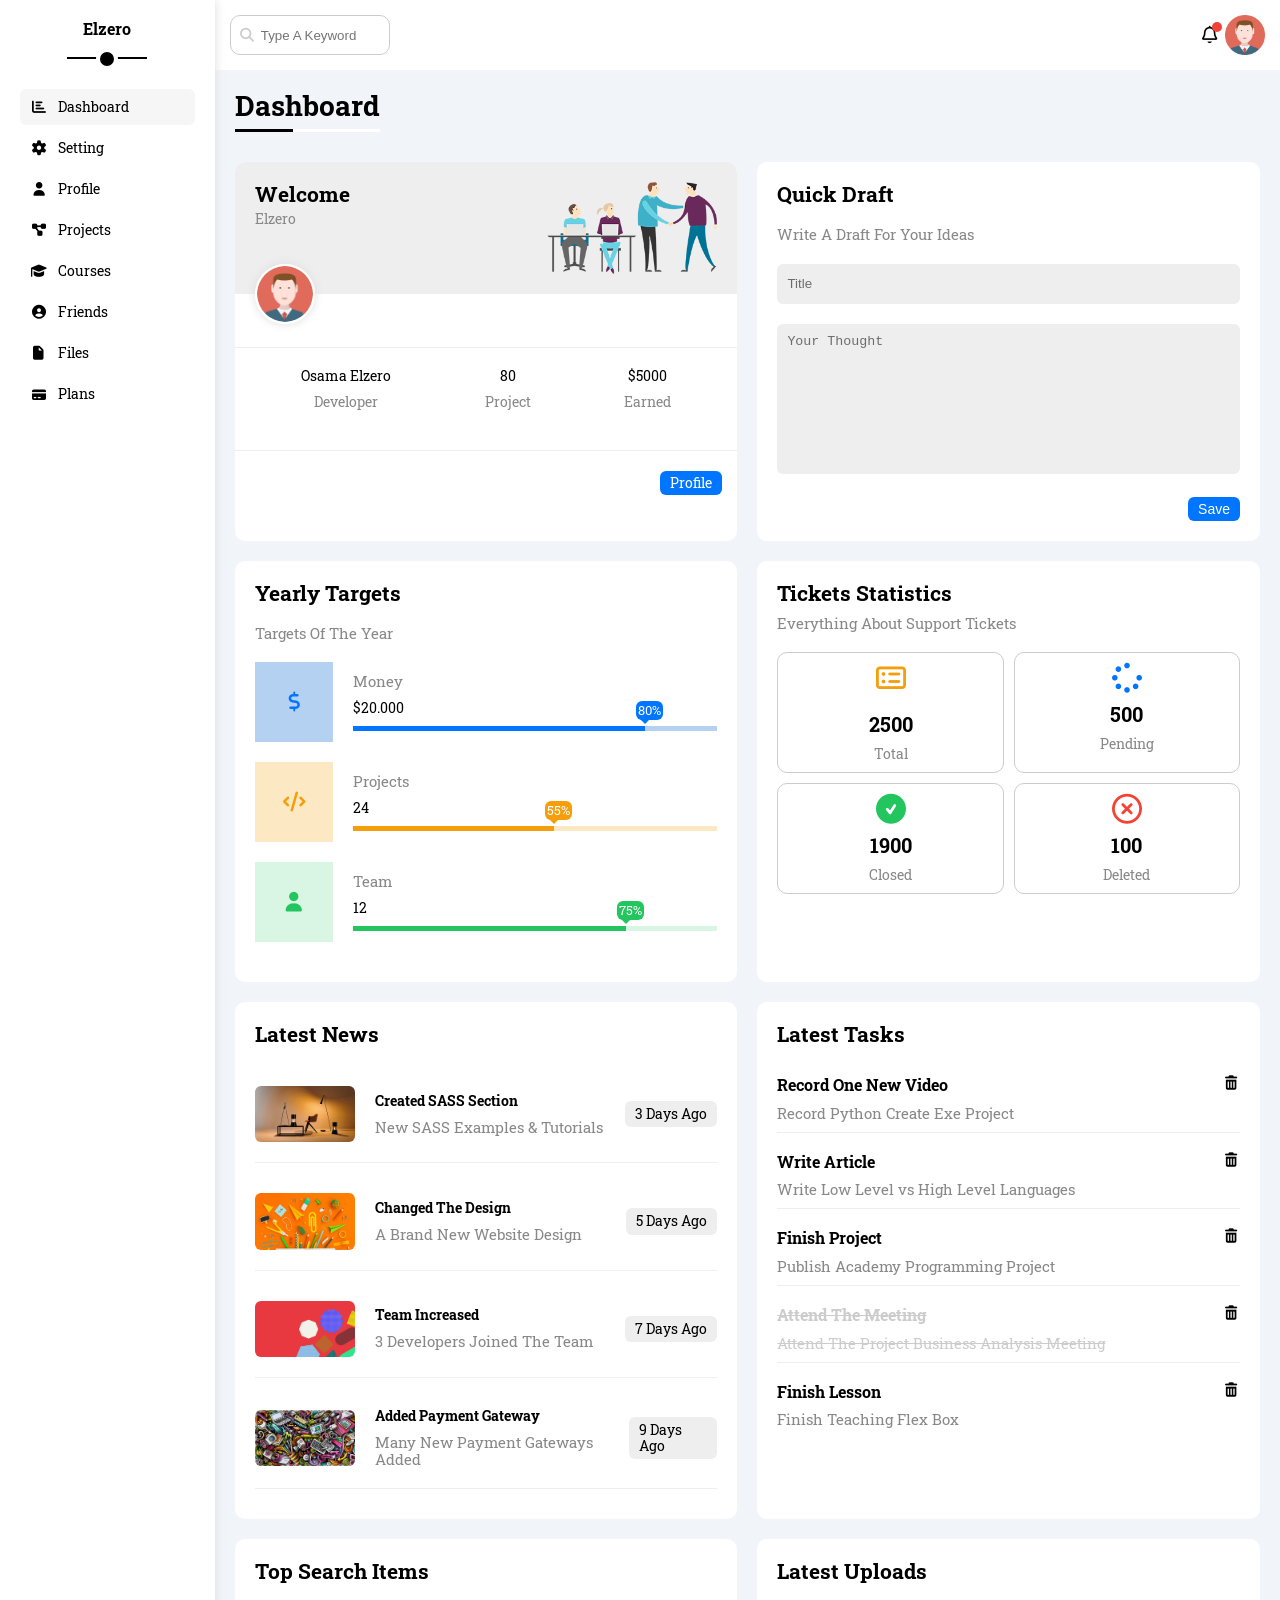
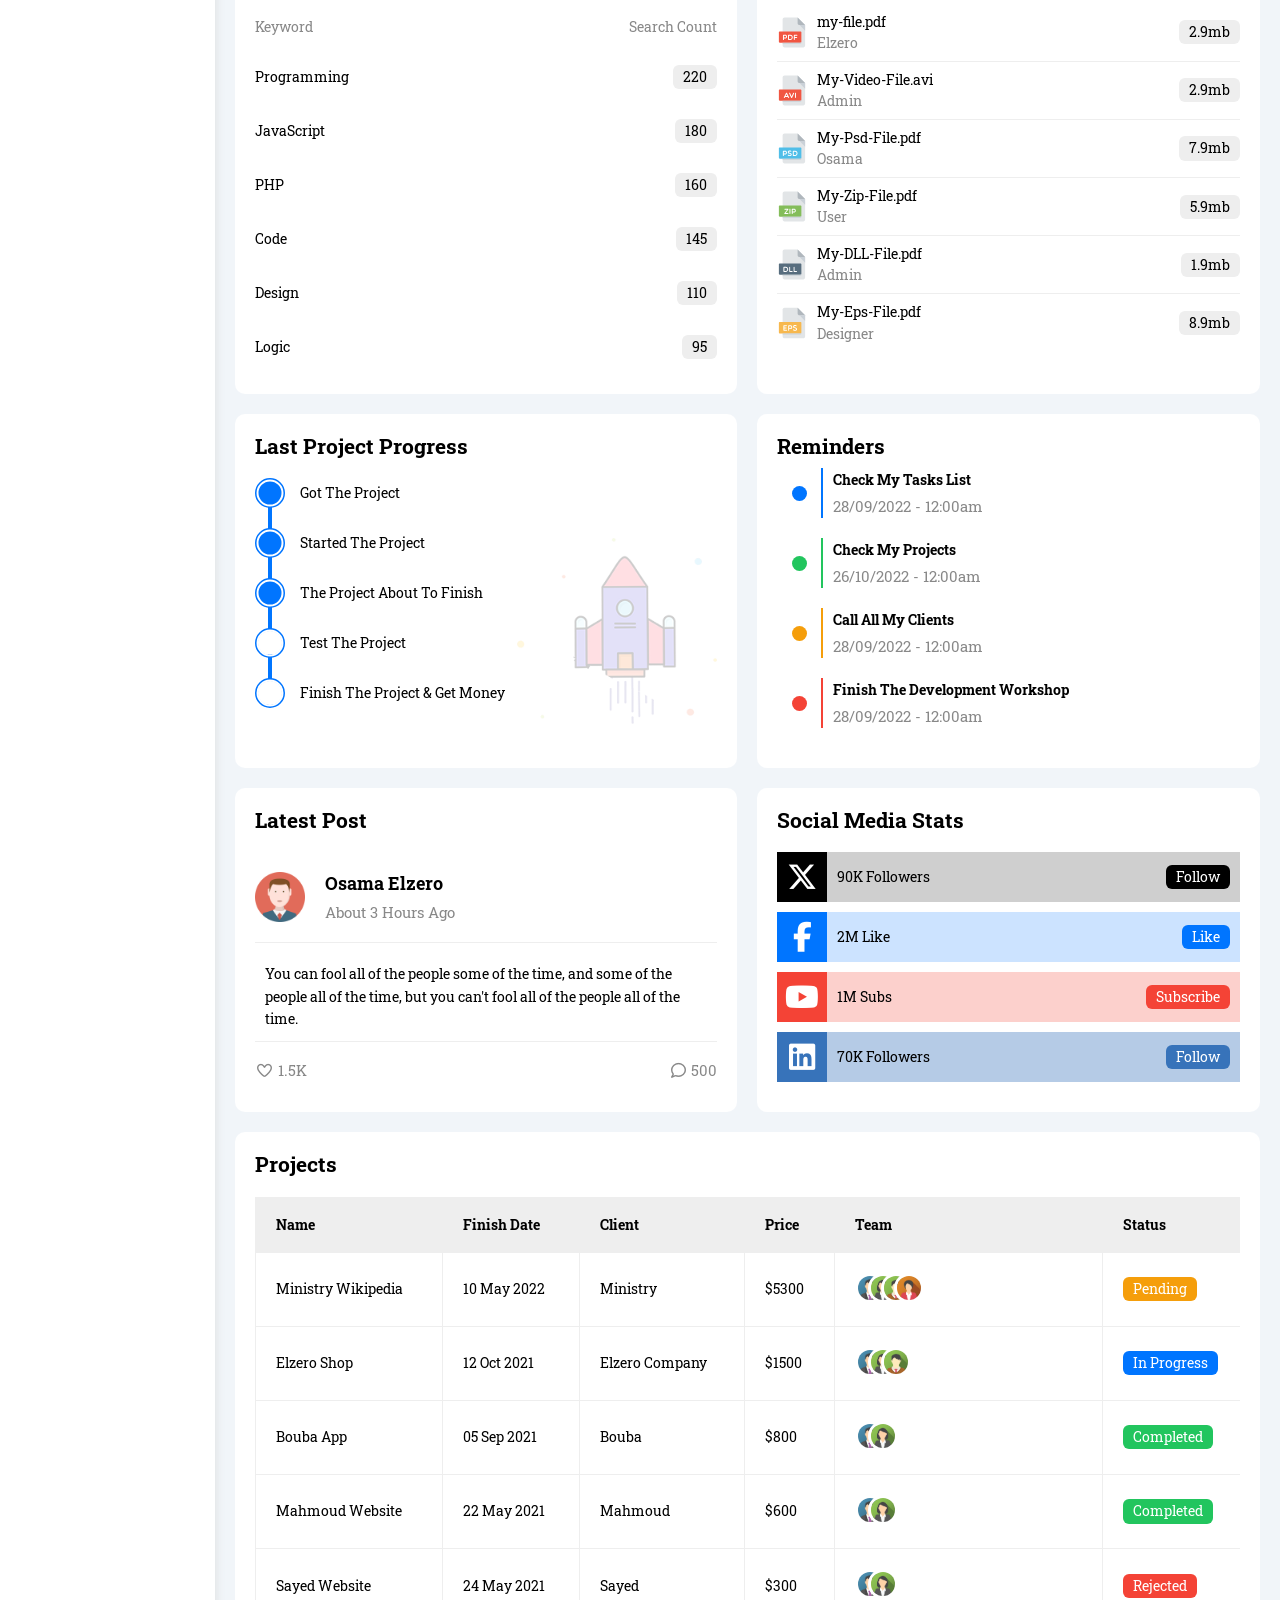
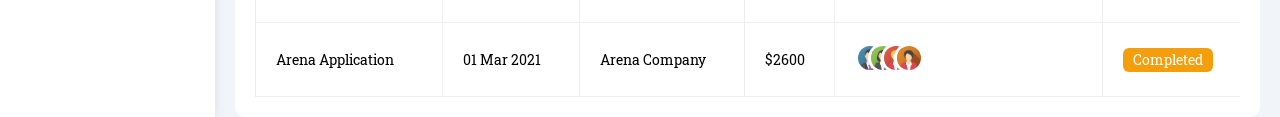
<file: index.html>
<!DOCTYPE html>
<html lang="en">
<head>
  <meta charset="UTF-8">
  <meta name="viewport" content="width=device-width, initial-scale=1.0">
  <link rel="stylesheet" href="Css/framework.css">
  <link rel="stylesheet" href="Css/dashboard.css">
  <!--normalize css -->
  <link rel="stylesheet" href="Css/normalize.css">
  <!-- font awesome -->
   <link rel="stylesheet" href="Css/all.min.css">
  <link rel="preconnect" href="https://fonts.googleapis.com">
<link rel="preconnect" href="https://fonts.gstatic.com" crossorigin>
<!-- google fonts -->
<link rel="preconnect" href="https://fonts.googleapis.com">
<link rel="preconnect" href="https://fonts.gstatic.com" crossorigin>
<link rel="preconnect" href="https://fonts.googleapis.com">
<link rel="preconnect" href="https://fonts.gstatic.com" crossorigin>
<link href="https://fonts.googleapis.com/css2?family=Fira+Code:wght@300..700&family=Roboto+Slab:wght@100..900&display=swap" rel="stylesheet">
  <title>Dashboard</title>
</head>
<body>
<div class="page d-flex">
  <aside class="p-20  bg-white  p-relative">
    <h3 class="p-relative txt-c mt-0">Elzero</h3>
    <ul>
      <li>
            <a href="index.html" class="active d-flex align-center fs-14 c-black rad-6 p-10  ">
              <i class="fa-solid fa-chart-bar fa-fw" ></i>
              <span class="hide-m">Dashboard</span>
            </a>
          </li>
          <li>
            <a href="setting.html" class="d-flex align-center fs-14 c-black rad-6 p-10   ">
              <i class="fa-solid fa-gear fa-fw"></i>
              <span class="hide-m">Setting</span>
            </a>
          </li>
          <li>
            <a href="profile.html" class="  d-flex align-center fs-14 c-black rad-6 p-10   ">
              <i class="fa-solid fa-user fa-fw"></i>
              <span class="hide-m">Profile</span>
            </a>
          </li>
          <li>
            <a href="Projects.html" class="  d-flex align-center fs-14 c-black rad-6  p-10">
              <i class="fa-solid fa-diagram-project fa-fw"></i>
              <span class="hide-m">Projects</span>
            </a>
          </li>
          <li>
            <a href="Courses.html" class="  d-flex align-center fs-14 c-black rad-6 p-10">
              <i class="fa-solid fa-graduation-cap fa-fw"></i>
              <span class="hide-m">Courses</span>
            </a>
          </li>
          <li>
            <a href="Friends.html" class="  d-flex align-center fs-14 c-black rad-6 p-10">
              <i class="fa-solid fa-circle-user fa-fw"></i>
              <span class="hide-m">Friends</span>
            </a>
          </li>
          <li>
            <a href="Files.html" class="  d-flex align-center fs-14 c-black rad-6 p-10">
              <i class="fa-solid fa-file fa-fw"></i>
              <span class="hide-m">Files</span>
            </a>
          </li>
          <li>
            <a href="Plans.html" class=" d-flex align-center fs-14 c-black rad-6 p-10">
              <i class="fa-solid fa-credit-card fa-fw"></i>
              <span class="hide-m">Plans</span>
            </a>
          </li>
    </ul>
  </aside>
  <div class="content w-full">
    <!-- start header -->
    <header class="bg-white p-15 between-flex" >
      <div class="search p-relative" >
         <input class="none-ol p-10 rad-10" type="search" name="search" placeholder="Type A Keyword">
      </div>
      <div class="icons d-flex align-center">
        <span class="notification p-relative">
          <i class="fa-regular fa-bell fa-lg"></i>
        </span>
        <img src="images/avatar.png" alt="">
      </div>

    </header>
    <!-- end header -->
     <h1 class="p-relative">Dashboard</h1>
     <div class="wrapper d-grid gap-20">
      <!-- Start Welcome -->
      <div class="welcome rad-10 block-mobile txt-c-mobile bg-white">
        <div class="intro p-20 d-flex space-between bg-eee">
          <div>
            <h2 class="mt-0">Welcome</h2>
            <p class="c-grey mt-5">Elzero</p>
          </div>
          <img src="images/welcome.png" alt="welcome" class="hide-m">
        </div>
        <img src="images/avatar.png" alt="avatar" class="avatar">
        <div class="body d-flex txt-c p-20 mt-20 mb-20 block-mobile space-around">
          <div>Osama Elzero <span class="d-block c-grey mt-10 fs-14" >Developer</span></div>
          <div>80 <span class="d-block c-grey mt-10 fs-14">Project</span></div>
          <div>$5000 <span class="d-block c-grey mt-10 fs-14">Earned</span></div>
        </div>
        <a href="#" class="visit d-block bg-blue fs-14 c-white w-fit btn-shape">Profile</a>
      </div>
      <!-- End Welcome -->
       <!-- Start Quick Draft -->
        <div class="Quick-Draft rad-10  bg-white p-20">
          <h2 class="mt-0 mb-20">Quick Draft</h2>
          <p class="c-grey mb-20 mt-0 fs-15 ">Write A Draft For Your Ideas</p>
          <form action="">
            <input class=" d-block mb-20 w-full p-10 b-none bg-eee rad-6 none-ol" type="text" placeholder="Title">
            <textarea class="bg-eee rad-6 w-full p-10 b-none none-ol" name="" id="" placeholder="Your Thought"></textarea>
            <input class="save d-block w-fit bg-blue c-white fs-14 b-none btn-shape" type="submit" value="Save">
          </form>
        </div>
       <!-- End Quick Draft -->
        <!-- start Yearly Targets -->
         <div class="Yearly-Targets bg-white p-20 rad-10">
          <h2 class="mt-0">Yearly Targets</h2>
          <p class="mt-20 c-grey fs-15 mb-20">Targets Of The Year</p>
            <div class="box w-full d-flex align-center">
              <div class="icon">
                <i class="fa-solid fa-dollar-sign"></i>
              </div>
              <div class="info w-full">
                <p class="c-grey fs-15 mb-10">Money</p>
                <span class="mb-10 d-block">$20.000</span>
                <div class="o-line">
                  <div class="line p-relative " style="width: 80%; height: 100%;"></div>
                </div>
              </div>
            </div>
            <div class="box w-full d-flex align-center">
              <div class="icon">
                <i class="fa-solid fa-code"></i>
              </div>
            <div class="info w-full">
              <p class="c-grey fs-15 mb-10">Projects</p>
              <span class="mb-10 d-block">24</span>
              <div class="o-line w-full ">
                <div class="line p-relative" style="width: 55%; height: 100%;"></div>
              </div>
            </div>
            </div>
            <div class="box w-full d-flex align-center">
              <div class="icon">
                <i class="fa-solid fa-user"></i>
              </div>
            <div class="info w-full">
              <p class="c-grey fs-15 mb-10">Team</p>
              <span class="mb-10 d-block">12</span>
              <div class="o-line">
                <div class="line p-relative" style="width: 75%; height: 100%;"></div>
              </div>
            </div>
            </div>
          </div>
          <!-- End Yearly Targets -->
<!-- start Tickets Statistics -->
         <div class="Tickets-Statistics bg-white p-20 rad-10">
          <h2 class="mb-10">Tickets Statistics</h2>
          <p class="c-grey fs-15 mb-20">Everything About Support Tickets</p>
          <div class="box d-grid">
            <div class="info p-10 rad-10 ">
              <i class="fa-regular fa-rectangle-list mb-20 fs-30"></i>
              <p class="mb-10">2500</p>
              <span class="c-grey">Total</span>
            </div>
            <div class="info p-10 rad-10 ">
              <i class="fa-solid fa-spinner mb-10 fs-30"></i>
              <p class="mb-10">500</p>
              <span class="c-grey">Pending</span>
            </div>
            <div class="info p-10 rad-10 ">
              <i class="fa-solid fa-circle-check mb-10 fs-30"></i>
              <p class="mb-10">1900</p>
              <span class="c-grey">Closed</span>
            </div>
            <div class="info p-10 rad-10 ">
              <i class="fa-regular fa-circle-xmark mb-10 fs-30"></i>
              <p class="mb-10">100</p>
              <span class="c-grey">Deleted</span>
            </div>
          </div>
         </div>
        <!-- end Tickets Statistics -->
         <!-- start Latest News -->
          <div class="Latest-News rad-10 p-20 bg-white">
            <h2 class="mb-20">Latest News</h2>
            <div class="box d-flex mb-10 w-full">
              <img class="rad-6 " src="images/news-01.png" alt="Latest News">
              <p class="title">Created SASS Section
                <span class="c-grey fs-15">New SASS Examples & Tutorials</span>
              </p>
              <span class="rad-6">3 Days Ago</span>
            </div>
            <div class="box d-flex mb-10 w-full">
              <img class="rad-6 "src="images/news-02.png" alt="Latest News">
              <p class="title">Changed The Design
                <span class="c-grey fs-15">A Brand New Website Design</span>
              </p>
              <span class="rad-6">5 Days Ago</span>
            </div>
            <div class="box d-flex mb-10 w-full">
              <img class="rad-6 "src="images/news-03.png" alt="Latest News">
              <p class="title">Team Increased
                <span class="c-grey fs-15">3 Developers Joined The Team</span>
              </p>
              <span class="rad-6">7 Days Ago</span>
            </div>
            <div class="box d-flex mb-10 w-full">
              <img class="rad-6 "src="images/news-04.png" alt="Latest News">
              <p class="title">Added Payment Gateway
                <span class="c-grey fs-15">Many New Payment Gateways Added</span>
              </p>
              <span class="rad-6">9 Days Ago</span>
            </div>
          </div>
         <!-- end Latest News -->
          <!-- start Latest Tasks -->
           <div class="Latest-Tasks bg-white rad-10 p-20">
            <h2 class="mb-20">Latest Tasks</h2>
            <div class="box d-flex mb-10"">
              <div>
              <p class="mb-10">Record One New Video</p>
              <span class="c-grey fs-15">Record Python Create Exe Project</span>
            </div>
            <i class="fa-solid fa-trash-can"></i>
            </div>
            <div class="box d-flex mb-10">
              <div>
              <p class="mb-10">Write Article</p>
              <span class="c-grey fs-15">Write Low Level vs High Level Languages</span>
            </div>
            <i class="fa-solid fa-trash-can"></i>
            </div>
            <div class="box d-flex mb-10"">
              <div>
              <p class="mb-10">Finish Project</p>
              <span class="c-grey fs-15">Publish Academy Programming Project</span>
            </div>
            <i class="fa-solid fa-trash-can"></i>
            </div>
            <div class="box d-flex mb-10"">
              <div>
              <p class="mb-10">Attend The Meeting</p>
              <span class="c-grey fs-15">Attend The Project Business Analysis Meeting</span>
            </div>
            <i class="fa-solid fa-trash-can"></i>
            </div>
            <div class="box d-flex mb-10"">
              <div>
              <p class="mb-10">Finish Lesson</p>
              <span class="c-grey fs-15">Finish Teaching Flex Box</span>
            </div>
            <i class="fa-solid fa-trash-can"></i>
            </div>
           </div>
            <!-- end Latest Tasks -->
           <!-- start Top Search Items -->
            <div class="Top-Search-Items bg-white rad-10 p-20">
              <h2 class="mb-20">Top Search Items</h2>
              <div class="box d-flex">
                <span class="c-grey f-14">Keyword</span>
                <span class="c-grey f-14">Search Count</span>
              </div>
              <div class="box d-flex">
                <p>Programming</p>
                <span class="btn-shape bg-eee">220</span>
              </div>
              <div class="box d-flex">
                <p>JavaScript</p>
                <span class="btn-shape bg-eee">180</span>
              </div>
              <div class="box d-flex">
                <p>PHP</p>
                <span class="btn-shape bg-eee">160</span>
              </div>
              <div class="box d-flex">
                <p>Code</p>
                <span class="btn-shape bg-eee">145</span>
              </div>
              <div class="box d-flex">
                <p>Design</p>
                <span class="btn-shape bg-eee">110</span>
              </div>
              <div class="box d-flex">
                <p>Logic</p>
                <span class="btn-shape bg-eee">95</span>
              </div>
            </div>
           <!-- end Top Search Items -->
            <!-- start Latest Uploads -->
             <div class="Latest-Uploads rad-10 bg-white p-20">
              <h2 class="mb-20">Latest Uploads</h2>
              <ul>
                <li class="box  between-flex">
                  <div>
                    <img src="images/pdf.svg" alt="pdf">
                    <div class="info">
                      <p>my-file.pdf</p>
                      <span class="c-grey fs-15">Elzero</span>
                    </div>
                  </div>
                  <span class="btn-shape bg-eee">2.9mb</span>
                </li>
                <li class="box between-flex">
                  <div>
                    <img src="images/avi.svg" alt="avi">
                    <div class="info">
                      <p>My-Video-File.avi</p>
                      <span class="c-grey fs-15">Admin</span>
                    </div>
                  </div>
                  <span class="btn-shape bg-eee">2.9mb</span>
                </li>
                <li class="box  between-flex">
                  <div>
                    <img src="images/psd.svg" alt="pdf">
                    <div class="info">
                      <p>My-Psd-File.pdf</p>
                      <span class="c-grey fs-15">Osama</span>
                    </div>
                  </div>
                  <span class="btn-shape bg-eee">7.9mb</span>
                </li>
                <li class="box  between-flex">
                  <div>
                    <img src="images/zip.svg" alt="pdf">
                    <div class="info">
                      <p>My-Zip-File.pdf</p>
                      <span class="c-grey fs-15">User</span>
                    </div>
                  </div>
                  <span class="btn-shape bg-eee">5.9mb</span>
                </li>
                <li class="box  between-flex">
                  <div>
                    <img src="images/dll.svg" alt="pdf">
                    <div class="info">
                      <p>My-DLL-File.pdf</p>
                      <span class="c-grey fs-15">Admin</span>
                    </div>
                  </div>
                  <span class="btn-shape bg-eee">1.9mb</span>
                </li>
                <li class="box  between-flex">
                  <div >
                    <img src="images/eps.svg" alt="pdf">
                    <div class="info">
                      <p>My-Eps-File.pdf</p>
                      <span class="c-grey fs-15">Designer</span>
                    </div>
                  </div>
                  <span class="btn-shape bg-eee">8.9mb</span>
                </li>
              </ul>
             </div>
            <!-- end Latest Uploads -->
            <!-- start Last Project Progress -->
             <div class="Last-Project-Progress rad-10 p-20 bg-white">
              <h2 class="mb-20">Last Project Progress</h2>
              <div class="content d-flex">
                <ul>
                  <li>
                    <span class="p-relative">
                      <span class="in d-block"></span>
                    </span>
                    <p>Got The Project</p>
                  </li>
                  <li>
                    <span class="p-relative">
                      <span class="in d-block"></span>
                    </span>
                    <p>Started The Project</p>
                  </li>
                  <li>
                    <span class="p-relative">
                      <span class="in d-block"></span>
                    </span>
                    <p>The Project About To Finish</p>
                  </li>
                  <li>
                    <span class="p-relative">
                      <span class="in d-block"></span>
                    </span>
                    <p>Test The Project</p>
                  </li>
                  <li>
                    <span class="p-relative">
                      <span class="in d-block"></span>
                    </span>
                    <p>Finish The Project & Get Money</p>
                  </li>
                </ul>
                <div class="image p-relative hide-m">
                  <img src="images/project.png" alt="project">
                </div>
              </div>
             </div>
            <!-- end Last Project Progress -->
            <!-- start Reminders -->
             <div class="Reminders rad-10 p-20 bg-white">
              <h2 class="mb-10">Reminders</h2>
              <div class="box mb-20">
                <div class="logo p-relative"></div>
                <div class="info">
                  <p class="mb-10">Check My Tasks List</p>
                  <span class="c-grey fs-15 d-block">28/09/2022 - 12:00am</span>
                </div>
              </div>
              <div class="box mb-20">
                <div class="logo p-relative"></div>
                <div class="info">
                  <p class="mb-10">Check My Projects</p>
                  <span class="c-grey fs-15 d-block">26/10/2022 - 12:00am</span>
                </div>
              </div>
              <div class="box mb-20">
                <div class="logo p-relative"></div>
                <div class="info">
                  <p class="mb-10">Call All My Clients</p>
                  <span class="c-grey fs-15 d-block">28/09/2022 - 12:00am</span>
                </div>
              </div>
              <div class="box mb-20">
                <div class="logo p-relative"></div>
                <div class="info">
                  <p class="mb-10">Finish The Development Workshop</p>
                  <span class="c-grey fs-15 d-block">28/09/2022 - 12:00am</span>
                </div>
              </div>
             </div>
            <!-- end Reminders -->
            <!--start Latest Post -->
            <div class="Latest-Post rad-10 p-20 bg-white">
              <h2 class="mb-20">Latest Post</h2>
              <div class="info d-flex mb-10 ">
                <img src="images/avatar.png" alt="logo">
                <div>
                  <p class="mb-10">Osama Elzero</p>
                  <span class="c-grey d-block fs-15">About 3 Hours Ago</span>
                </div>
              </div>
              <p class="p-10 mb-20">You can fool all of the people some of the time, and some of the people all of the time, but you can't fool all of the people all of the time.</p>
              <div class="interaction-bar d-flex between-flex">
                <span class="c-grey fs-15">
                  <i class="fa-regular fa-heart"></i>
                  1.5K
                </span>
                <span class="c-grey fs-15">
                  <i class="fa-regular fa-comment"></i>
                  500
                </span>
              </div>
            </div>
            <!--end Latest Post -->
            <!-- start Social Media Stats -->
             <div class="Social-Media-Stats bg-white rad-10 p-20">
              <h2 class="mb-20">Social Media Stats</h2>
              <div class="social d-flex between-flex mb-10">
                <div>
                  <span class="d-block"></span>
                  <p>90K Followers</p>
                </div>
                <a href="#" class="btn-shape d-block">Follow</a>
              </div>
              <div class="social d-flex between-flex mb-10">
                <div>
                  <span class="d-block"></span>
                  <p>2M Like</p>
                </div>
                <a href="#" class="btn-shape d-block">Like</a>
              </div>
              <div class="social d-flex between-flex mb-10">
                <div>
                  <span class="d-block"></span>
                  <p>1M Subs</p>
                </div>
                <a href="#" class="btn-shape d-block">Subscribe</a>
              </div>
              <div class="social d-flex between-flex mb-10">
                <div>
                  <span class="d-block"></span>
                  <p>70K Followers</p>
                </div>
                <a href="#" class="btn-shape d-block">Follow</a>
              </div>
             </div>
            <!-- end Social Media Stats -->
            <!-- start Projects -->
             <div class="Projects bg-white rad-10  p-20">
              <h2 class="mb-20">Projects</h2>
              <div class="table-responsive w-full">
                <table class="w-full" >
                <tr>
                  <th>Name</th>
                  <th>Finish Date</th>
                  <th>Client</th>
                  <th>Price</th>
                  <th>Team</th>
                  <th>Status</th>
                </tr>
                <tr>
                  <td>Ministry Wikipedia</td>
                  <td>10 May 2022</td>
                  <td>Ministry</td>
                  <td>$5300</td>
                  <td>
                    <div class="image">
                      <img src="images/team-01.png" alt="team">
                      <img src="images/team-02.png" alt="team">
                      <img src="images/team-03.png" alt="team">
                      <img src="images/team-04.png" alt="team">
                    </div>
                  </td>
                  <td>
                     <p class="btn-shape c-white">Pending</p>
                  </td>
                </tr>
                <tr>
                  <td>Elzero Shop</td>
                  <td>12 Oct 2021</td>
                  <td>Elzero Company</td>
                  <td>$1500</td>
                  <td>
                    <div class="image">
                      <img src="images/team-01.png" alt="team">
                      <img src="images/team-02.png" alt="team">
                      <img src="images/team-03.png" alt="team">
                    </div>
                  </td>
                  <td>
                     <p class="btn-shape c-white">In Progress</p>
                  </td>
                </tr>
                <tr>
                  <td>Bouba App</td>
                  <td>05 Sep 2021</td>
                  <td>Bouba</td>
                  <td>$800</td>
                  <td>
                    <div class="image">
                      <img src="images/team-01.png" alt="team">
                      <img src="images/team-02.png" alt="team">
                    </div>
                  </td>
                  <td>
                     <p class="btn-shape c-white">Completed</p>
                  </td>
                </tr>
                <tr>
                  <td>Mahmoud Website</td>
                  <td>22 May 2021</td>
                  <td>Mahmoud</td>
                  <td>$600</td>
                  <td>
                    <div class="image">
                      <img src="images/team-01.png" alt="team">
                      <img src="images/team-02.png" alt="team">
                    </div>
                  </td>
                  <td>
                     <p class="btn-shape c-white">Completed</p>
                  </td>
                </tr>
                <tr>
                  <td>Sayed Website</td>
                  <td>24 May 2021</td>
                  <td>Sayed</td>
                  <td>$300</td>
                  <td>
                    <div class="image">
                      <img src="images/team-01.png" alt="team">
                      <img src="images/team-02.png" alt="team">
                    </div>
                  </td>
                  <td>
                     <p class="btn-shape c-white">Rejected</p>
                  </td>
                </tr>
                <tr>
                  <td>Arena Application</td>
                  <td>01 Mar 2021</td>
                  <td>Arena Company</td>
                  <td>$2600</td>
                  <td>
                    <div class="image">
                      <img src="images/team-01.png" alt="team">
                      <img src="images/team-02.png" alt="team">
                      <img src="images/team-05.png" alt="team">
                      <img src="images/team-04.png" alt="team">
                    </div>
                  </td>
                  <td>
                     <p class="btn-shape c-white w-fit">Completed</p>
                  </td>
                </tr>
              </table>
              </div>
             </div>
            <!-- end Projects -->
         </div>

     </div>
  </div>
</div>
</body>
</html>
</file>
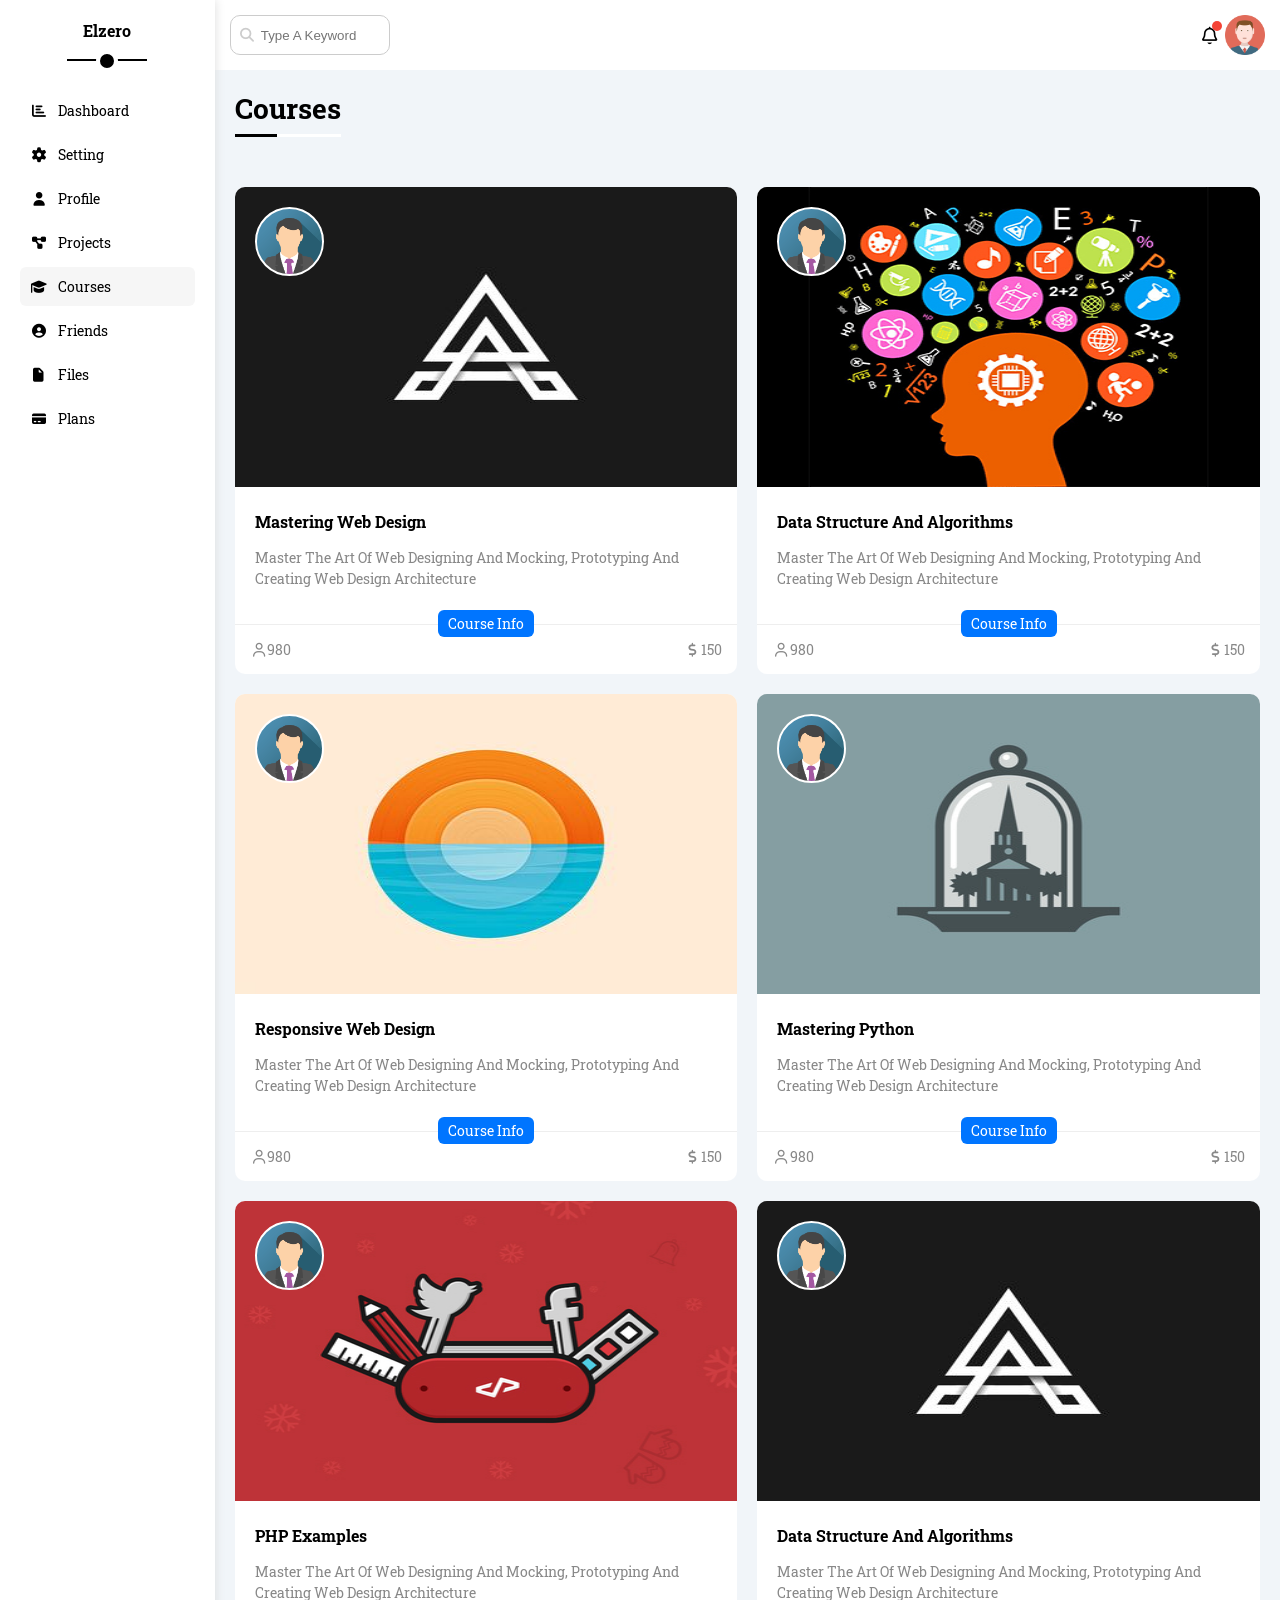
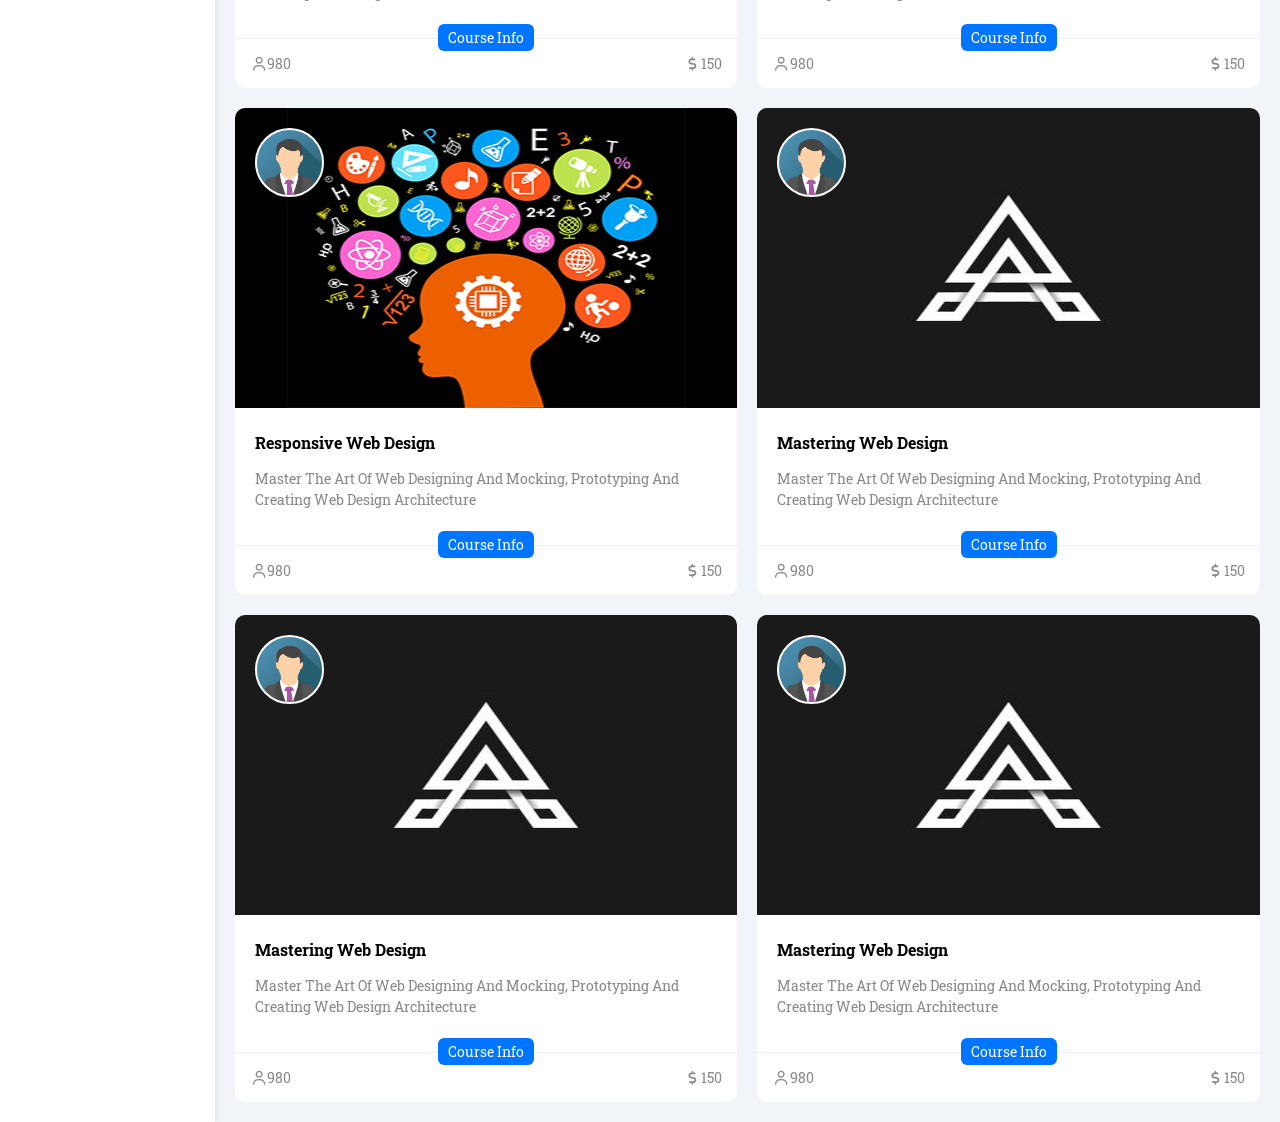
<file: Courses.html>
<!doctype html>
<html lang="en">
  <head>
    <meta charset="UTF-8" />
    <meta name="viewport" content="width=device-width, initial-scale=1.0" />
    <link rel="stylesheet" href="Css/framework.css" />
    <link rel="stylesheet" href="Css/dashboard.css" />
    <!-- font awesome -->
    <!-- <link rel="stylesheet" href="https://cdnjs.cloudflare.com/ajax/libs/font-awesome/6.5.1/css/all.min.css"> -->
    <link rel="stylesheet" href="Css/all.min.css" />
    <link rel="preconnect" href="https://fonts.googleapis.com" />
    <link rel="preconnect" href="https://fonts.gstatic.com" crossorigin />
    <!-- google fonts -->
    <link rel="preconnect" href="https://fonts.googleapis.com" />
    <link rel="preconnect" href="https://fonts.gstatic.com" crossorigin />
    <link rel="preconnect" href="https://fonts.googleapis.com" />
    <link rel="preconnect" href="https://fonts.gstatic.com" crossorigin />
    <link
      href="https://fonts.googleapis.com/css2?family=Fira+Code:wght@300..700&family=Roboto+Slab:wght@100..900&display=swap"
      rel="stylesheet"
    />
    <title>Courses</title>
  </head>
  <body>
    <div class="page d-flex">
      <aside class="p-20 bg-white p-relative">
        <h3 class="p-relative txt-c mt-0">Elzero</h3>
        <ul>
          <li>
            <a
              href="index.html"
              class="d-flex align-center fs-14 c-black rad-6 p-10"
            >
              <i class="fa-solid fa-chart-bar fa-fw"></i>
              <span class="hide-m">Dashboard</span>
            </a>
          </li>
          <li>
            <a
              href="setting.html"
              class="d-flex align-center fs-14 c-black rad-6 p-10"
            >
              <i class="fa-solid fa-gear fa-fw"></i>
              <span class="hide-m">Setting</span>
            </a>
          </li>
          <li>
            <a
              href="profile.html"
              class="d-flex align-center fs-14 c-black rad-6 p-10"
            >
              <i class="fa-solid fa-user fa-fw"></i>
              <span class="hide-m">Profile</span>
            </a>
          </li>
          <li>
            <a
              href="Projects.html"
              class="d-flex align-center fs-14 c-black rad-6 p-10"
            >
              <i class="fa-solid fa-diagram-project fa-fw"></i>
              <span class="hide-m">Projects</span>
            </a>
          </li>
          <li>
            <a
              href="Courses.html"
              class="active d-flex align-center fs-14 c-black rad-6 p-10"
            >
              <i class="fa-solid fa-graduation-cap fa-fw"></i>
              <span class="hide-m">Courses</span>
            </a>
          </li>
          <li>
            <a
              href="Friends.html"
              class="d-flex align-center fs-14 c-black rad-6 p-10"
            >
              <i class="fa-solid fa-circle-user fa-fw"></i>
              <span class="hide-m">Friends</span>
            </a>
          </li>
          <li>
            <a
              href="Files.html"
              class="d-flex align-center fs-14 c-black rad-6 p-10"
            >
              <i class="fa-solid fa-file fa-fw"></i>
              <span class="hide-m">Files</span>
            </a>
          </li>
          <li>
            <a
              href="Plans.html"
              class="d-flex align-center fs-14 c-black rad-6 p-10"
            >
              <i class="fa-solid fa-credit-card fa-fw"></i>
              <span class="hide-m">Plans</span>
            </a>
          </li>
        </ul>
      </aside>

      <div class="content w-full">
        <!-- start header -->
        <header class="bg-white p-15 between-flex">
          <div class="search p-relative">
            <input
              class="none-ol p-10 rad-10"
              type="search"
              name="search"
              placeholder="Type A Keyword"
            />
          </div>
          <div class="icons d-flex align-center">
            <span class="notification p-relative">
              <i class="fa-regular fa-bell fa-lg"></i>
            </span>
            <img src="images/avatar.png" alt="" />
          </div>
        </header>
        <!-- end header -->
        <h1 class="p-relative">Courses</h1>
        <div class="Courses-content d-grid gap-20 p-20">
          <div class="box rad-10 bg-white p-relative">
            <img src="images/course-01.jpg" alt="Courses" />
            <div class="info p-20 w-full">
              <h3 class="mb-15">Mastering Web Design</h3>
              <p class="c-grey">
                Master The Art Of Web Designing And Mocking, Prototyping And
                Creating Web Design Architecture
              </p>
            </div>
            <div class="footer p-relative d-flex between-flex p-15">
              <a href="#" class="course-info btn-shape bg-blue c-white fs-14"
                >Course Info</a
              >
              <div class="c-grey">
                <i class="fa-regular fa-user"></i>
                <span>980</span>
              </div>
              <div class="c-grey">
                <i class="fa-solid fa-dollar-sign"></i>
                <span>150</span>
              </div>
            </div>
          </div>
          <div class="box rad-10 bg-white p-relative">
            <img src="images/course-02.jpg" alt="Courses" />
            <div class="info p-20 w-full">
              <h3 class="mb-15">Data Structure And Algorithms</h3>
              <p class="c-grey">
                Master The Art Of Web Designing And Mocking, Prototyping And
                Creating Web Design Architecture
              </p>
            </div>
            <div class="footer p-relative d-flex between-flex p-15">
              <a href="#" class="course-info btn-shape bg-blue c-white fs-14"
                >Course Info</a
              >
              <div class="c-grey">
                <i class="fa-regular fa-user"></i>
                <span>980</span>
              </div>
              <div class="c-grey">
                <i class="fa-solid fa-dollar-sign"></i>
                <span>150</span>
              </div>
            </div>
          </div>
          <div class="box rad-10 bg-white p-relative">
            <img src="images/course-03.jpg" alt="Courses" />
            <div class="info p-20 w-full">
              <h3 class="mb-15">Responsive Web Design</h3>
              <p class="c-grey">
                Master The Art Of Web Designing And Mocking, Prototyping And
                Creating Web Design Architecture
              </p>
            </div>
            <div class="footer p-relative d-flex between-flex p-15">
              <a href="#" class="course-info btn-shape bg-blue c-white fs-14"
                >Course Info</a
              >
              <div class="c-grey">
                <i class="fa-regular fa-user"></i>
                <span>980</span>
              </div>
              <div class="c-grey">
                <i class="fa-solid fa-dollar-sign"></i>
                <span>150</span>
              </div>
            </div>
          </div>
          <div class="box rad-10 bg-white p-relative">
            <img src="images/course-04.jpg" alt="Courses" />
            <div class="info p-20 w-full">
              <h3 class="mb-15">Mastering Python</h3>
              <p class="c-grey">
                Master The Art Of Web Designing And Mocking, Prototyping And
                Creating Web Design Architecture
              </p>
            </div>
            <div class="footer p-relative d-flex between-flex p-15">
              <a href="#" class="course-info btn-shape bg-blue c-white fs-14"
                >Course Info</a
              >
              <div class="c-grey">
                <i class="fa-regular fa-user"></i>
                <span>980</span>
              </div>
              <div class="c-grey">
                <i class="fa-solid fa-dollar-sign"></i>
                <span>150</span>
              </div>
            </div>
          </div>
          <div class="box rad-10 bg-white p-relative">
            <img src="/images/course-05.jpg" alt="Courses" />
            <div class="info p-20 w-full">
              <h3 class="mb-15">PHP Examples</h3>
              <p class="c-grey">
                Master The Art Of Web Designing And Mocking, Prototyping And
                Creating Web Design Architecture
              </p>
            </div>
            <div class="footer p-relative d-flex between-flex p-15">
              <a href="#" class="course-info btn-shape bg-blue c-white fs-14"
                >Course Info</a
              >
              <div class="c-grey">
                <i class="fa-regular fa-user"></i>
                <span>980</span>
              </div>
              <div class="c-grey">
                <i class="fa-solid fa-dollar-sign"></i>
                <span>150</span>
              </div>
            </div>
          </div>
          <div class="box rad-10 bg-white p-relative">
            <img src="images/course-01.jpg" alt="Courses" />
            <div class="info p-20 w-full">
              <h3 class="mb-15">Data Structure And Algorithms</h3>
              <p class="c-grey">
                Master The Art Of Web Designing And Mocking, Prototyping And
                Creating Web Design Architecture
              </p>
            </div>
            <div class="footer p-relative d-flex between-flex p-15">
              <a href="#" class="course-info btn-shape bg-blue c-white fs-14"
                >Course Info</a
              >
              <div class="c-grey">
                <i class="fa-regular fa-user"></i>
                <span>980</span>
              </div>
              <div class="c-grey">
                <i class="fa-solid fa-dollar-sign"></i>
                <span>150</span>
              </div>
            </div>
          </div>
          <div class="box rad-10 bg-white p-relative">
            <img src="images/course-02 (1).jpg" alt="Courses" />
            <div class="info p-20 w-full">
              <h3 class="mb-15">Responsive Web Design</h3>
              <p class="c-grey">
                Master The Art Of Web Designing And Mocking, Prototyping And
                Creating Web Design Architecture
              </p>
            </div>
            <div class="footer p-relative d-flex between-flex p-15">
              <a href="#" class="course-info btn-shape bg-blue c-white fs-14"
                >Course Info</a
              >
              <div class="c-grey">
                <i class="fa-regular fa-user"></i>
                <span>980</span>
              </div>
              <div class="c-grey">
                <i class="fa-solid fa-dollar-sign"></i>
                <span>150</span>
              </div>
            </div>
          </div>
          <div class="box rad-10 bg-white p-relative">
            <img src="images/course-01.jpg" alt="Courses" />
            <div class="info p-20 w-full">
              <h3 class="mb-15">Mastering Web Design</h3>
              <p class="c-grey">
                Master The Art Of Web Designing And Mocking, Prototyping And
                Creating Web Design Architecture
              </p>
            </div>
            <div class="footer p-relative d-flex between-flex p-15">
              <a href="#" class="course-info btn-shape bg-blue c-white fs-14"
                >Course Info</a
              >
              <div class="c-grey">
                <i class="fa-regular fa-user"></i>
                <span>980</span>
              </div>
              <div class="c-grey">
                <i class="fa-solid fa-dollar-sign"></i>
                <span>150</span>
              </div>
            </div>
          </div>
          <div class="box rad-10 bg-white p-relative">
            <img src="images/course-01.jpg" alt="Courses" />
            <div class="info p-20 w-full">
              <h3 class="mb-15">Mastering Web Design</h3>
              <p class="c-grey">
                Master The Art Of Web Designing And Mocking, Prototyping And
                Creating Web Design Architecture
              </p>
            </div>
            <div class="footer p-relative d-flex between-flex p-15">
              <a href="#" class="course-info btn-shape bg-blue c-white fs-14"
                >Course Info</a
              >
              <div class="c-grey">
                <i class="fa-regular fa-user"></i>
                <span>980</span>
              </div>
              <div class="c-grey">
                <i class="fa-solid fa-dollar-sign"></i>
                <span>150</span>
              </div>
            </div>
          </div>
          <div class="box rad-10 bg-white p-relative">
            <img src="images/course-01.jpg" alt="Courses" />
            <div class="info p-20 w-full">
              <h3 class="mb-15">Mastering Web Design</h3>
              <p class="c-grey">
                Master The Art Of Web Designing And Mocking, Prototyping And
                Creating Web Design Architecture
              </p>
            </div>
            <div class="footer p-relative d-flex between-flex p-15">
              <a href="#" class="course-info btn-shape bg-blue c-white fs-14"
                >Course Info</a
              >
              <div class="c-grey">
                <i class="fa-regular fa-user"></i>
                <span>980</span>
              </div>
              <div class="c-grey">
                <i class="fa-solid fa-dollar-sign"></i>
                <span>150</span>
              </div>
            </div>
          </div>
        </div>
      </div>
    </div>
  </body>
</html>
</file>
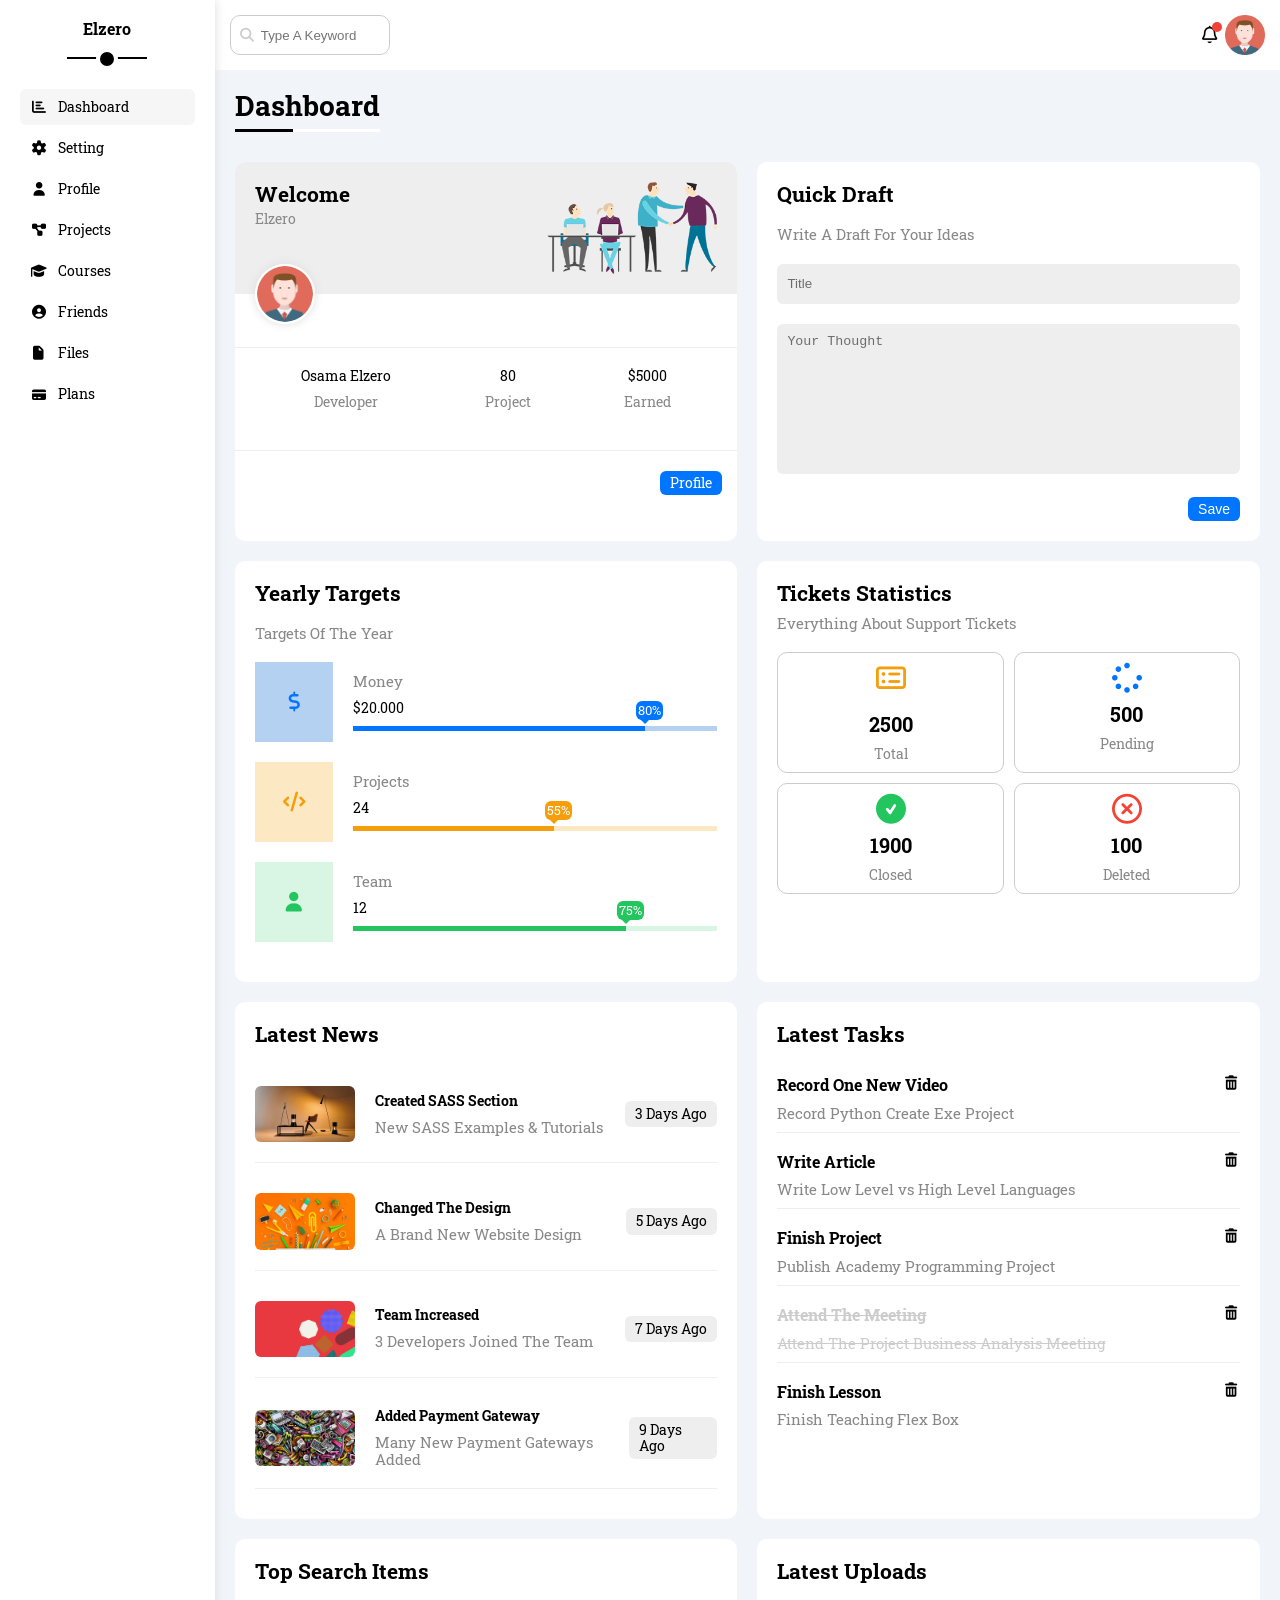
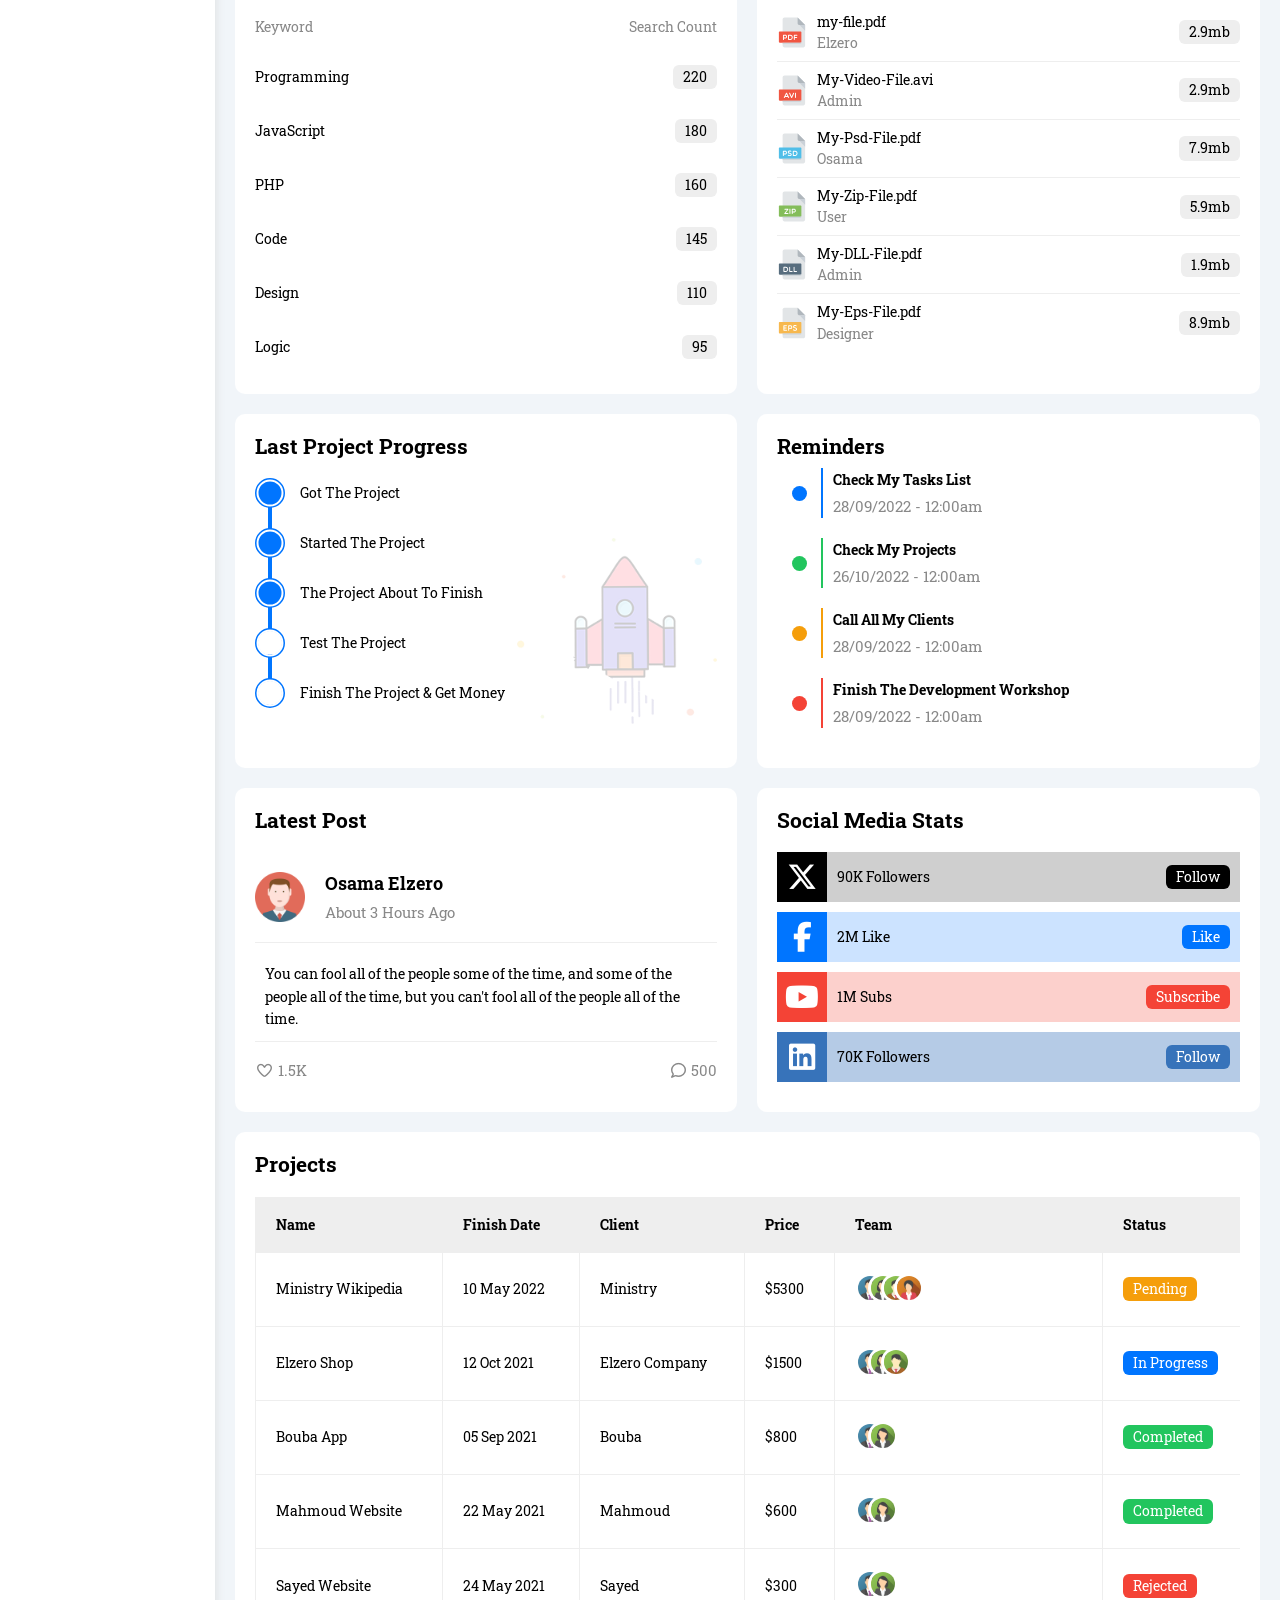
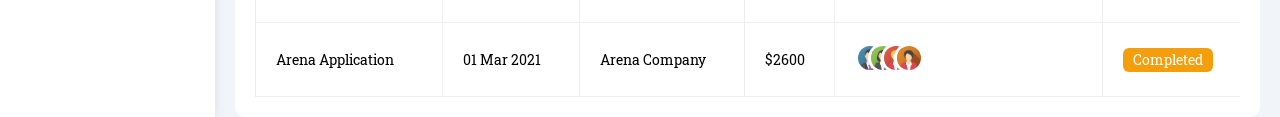
<file: dashboard.html>
<!DOCTYPE html>
<html lang="en">
<head>
  <meta charset="UTF-8">
  <meta name="viewport" content="width=device-width, initial-scale=1.0">
  <link rel="stylesheet" href="/Css/framework.css">
  <link rel="stylesheet" href="/Css/dashboard.css">
  <!--normalize css -->
  <link rel="stylesheet" href="/Css/normalize.css">
  <!-- font awesome -->
   <!-- <link rel="stylesheet" href="https://cdnjs.cloudflare.com/ajax/libs/font-awesome/6.5.1/css/all.min.css"> -->
   <link rel="stylesheet" href="/Css/all.min.css">
  <link rel="preconnect" href="https://fonts.googleapis.com">
<link rel="preconnect" href="https://fonts.gstatic.com" crossorigin>
<!-- google fonts -->
<link rel="preconnect" href="https://fonts.googleapis.com">
<link rel="preconnect" href="https://fonts.gstatic.com" crossorigin>
<link rel="preconnect" href="https://fonts.googleapis.com">
<link rel="preconnect" href="https://fonts.gstatic.com" crossorigin>
<link href="https://fonts.googleapis.com/css2?family=Fira+Code:wght@300..700&family=Roboto+Slab:wght@100..900&display=swap" rel="stylesheet">
  <title>Dashboard</title>
</head>
<body>
<div class="page d-flex">
  <aside class="p-20  bg-white  p-relative">
    <h3 class="p-relative txt-c mt-0">Elzero</h3>
    <ul>
      <li>
            <a href="/dashboard.html" class="active d-flex align-center fs-14 c-black rad-6 p-10  ">
              <i class="fa-solid fa-chart-bar fa-fw" ></i>
              <span class="hide-m">Dashboard</span>
            </a>
          </li>
          <li>
            <a href="/setting.html" class="d-flex align-center fs-14 c-black rad-6 p-10   ">
              <i class="fa-solid fa-gear fa-fw"></i>
              <span class="hide-m">Setting</span>
            </a>
          </li>
          <li>
            <a href="/profile.html" class="  d-flex align-center fs-14 c-black rad-6 p-10   ">
              <i class="fa-solid fa-user fa-fw"></i>
              <span class="hide-m">Profile</span>
            </a>
          </li>
          <li>
            <a href="/Projects.html" class="  d-flex align-center fs-14 c-black rad-6  p-10">
              <i class="fa-solid fa-diagram-project fa-fw"></i>
              <span class="hide-m">Projects</span>
            </a>
          </li>
          <li>
            <a href="/Courses.html" class="  d-flex align-center fs-14 c-black rad-6 p-10">
              <i class="fa-solid fa-graduation-cap fa-fw"></i>
              <span class="hide-m">Courses</span>
            </a>
          </li>
          <li>
            <a href="/Friends.html" class="  d-flex align-center fs-14 c-black rad-6 p-10">
              <i class="fa-solid fa-circle-user fa-fw"></i>
              <span class="hide-m">Friends</span>
            </a>
          </li>
          <li>
            <a href="/Files.html" class="  d-flex align-center fs-14 c-black rad-6 p-10">
              <i class="fa-solid fa-file fa-fw"></i>
              <span class="hide-m">Files</span>
            </a>
          </li>
          <li>
            <a href="/Plans.html" class=" d-flex align-center fs-14 c-black rad-6 p-10">
              <i class="fa-solid fa-credit-card fa-fw"></i>
              <span class="hide-m">Plans</span>
            </a>
          </li>
    </ul>
  </aside>
  <div class="content w-full">
    <!-- start header -->
    <header class="bg-white p-15 between-flex" >
      <div class="search p-relative" >
         <input class="none-ol p-10 rad-10" type="search" name="search" placeholder="Type A Keyword">
      </div>
      <div class="icons d-flex align-center">
        <span class="notification p-relative">
          <i class="fa-regular fa-bell fa-lg"></i>
        </span>
        <img src="/images/avatar.png" alt="">
      </div>

    </header>
    <!-- end header -->
     <h1 class="p-relative">Dashboard</h1>
     <div class="wrapper d-grid gap-20">
      <!-- Start Welcome -->
      <div class="welcome rad-10 block-mobile txt-c-mobile bg-white">
        <div class="intro p-20 d-flex space-between bg-eee">
          <div>
            <h2 class="mt-0">Welcome</h2>
            <p class="c-grey mt-5">Elzero</p>
          </div>
          <img src="/images/welcome.png" alt="welcome" class="hide-m">
        </div>
        <img src="/images/avatar.png" alt="avatar" class="avatar">
        <div class="body d-flex txt-c p-20 mt-20 mb-20 block-mobile space-around">
          <div>Osama Elzero <span class="d-block c-grey mt-10 fs-14" >Developer</span></div>
          <div>80 <span class="d-block c-grey mt-10 fs-14">Project</span></div>
          <div>$5000 <span class="d-block c-grey mt-10 fs-14">Earned</span></div>
        </div>
        <a href="#" class="visit d-block bg-blue fs-14 c-white w-fit btn-shape">Profile</a>
      </div>
      <!-- End Welcome -->
       <!-- Start Quick Draft -->
        <div class="Quick-Draft rad-10  bg-white p-20">
          <h2 class="mt-0 mb-20">Quick Draft</h2>
          <p class="c-grey mb-20 mt-0 fs-15 ">Write A Draft For Your Ideas</p>
          <form action="">
            <input class=" d-block mb-20 w-full p-10 b-none bg-eee rad-6 none-ol" type="text" placeholder="Title">
            <textarea class="bg-eee rad-6 w-full p-10 b-none none-ol" name="" id="" placeholder="Your Thought"></textarea>
            <input class="save d-block w-fit bg-blue c-white fs-14 b-none btn-shape" type="submit" value="Save">
          </form>
        </div>
       <!-- End Quick Draft -->
        <!-- start Yearly Targets -->
         <div class="Yearly-Targets bg-white p-20 rad-10">
          <h2 class="mt-0">Yearly Targets</h2>
          <p class="mt-20 c-grey fs-15 mb-20">Targets Of The Year</p>
            <div class="box w-full d-flex align-center">
              <div class="icon">
                <i class="fa-solid fa-dollar-sign"></i>
              </div>
              <div class="info w-full">
                <p class="c-grey fs-15 mb-10">Money</p>
                <span class="mb-10 d-block">$20.000</span>
                <div class="o-line">
                  <div class="line p-relative " style="width: 80%; height: 100%;"></div>
                </div>
              </div>
            </div>
            <div class="box w-full d-flex align-center">
              <div class="icon">
                <i class="fa-solid fa-code"></i>
              </div>
            <div class="info w-full">
              <p class="c-grey fs-15 mb-10">Projects</p>
              <span class="mb-10 d-block">24</span>
              <div class="o-line w-full ">
                <div class="line p-relative" style="width: 55%; height: 100%;"></div>
              </div>
            </div>
            </div>
            <div class="box w-full d-flex align-center">
              <div class="icon">
                <i class="fa-solid fa-user"></i>
              </div>
            <div class="info w-full">
              <p class="c-grey fs-15 mb-10">Team</p>
              <span class="mb-10 d-block">12</span>
              <div class="o-line">
                <div class="line p-relative" style="width: 75%; height: 100%;"></div>
              </div>
            </div>
            </div>
          </div>
          <!-- End Yearly Targets -->
<!-- start Tickets Statistics -->
         <div class="Tickets-Statistics bg-white p-20 rad-10">
          <h2 class="mb-10">Tickets Statistics</h2>
          <p class="c-grey fs-15 mb-20">Everything About Support Tickets</p>
          <div class="box d-grid">
            <div class="info p-10 rad-10 ">
              <i class="fa-regular fa-rectangle-list mb-20 fs-30"></i>
              <p class="mb-10">2500</p>
              <span class="c-grey">Total</span>
            </div>
            <div class="info p-10 rad-10 ">
              <i class="fa-solid fa-spinner mb-10 fs-30"></i>
              <p class="mb-10">500</p>
              <span class="c-grey">Pending</span>
            </div>
            <div class="info p-10 rad-10 ">
              <i class="fa-solid fa-circle-check mb-10 fs-30"></i>
              <p class="mb-10">1900</p>
              <span class="c-grey">Closed</span>
            </div>
            <div class="info p-10 rad-10 ">
              <i class="fa-regular fa-circle-xmark mb-10 fs-30"></i>
              <p class="mb-10">100</p>
              <span class="c-grey">Deleted</span>
            </div>
          </div>
         </div>
        <!-- end Tickets Statistics -->
         <!-- start Latest News -->
          <div class="Latest-News rad-10 p-20 bg-white">
            <h2 class="mb-20">Latest News</h2>
            <div class="box d-flex mb-10 w-full">
              <img class="rad-6 " src="/images/news-01.png" alt="Latest News">
              <p class="title">Created SASS Section
                <span class="c-grey fs-15">New SASS Examples & Tutorials</span>
              </p>
              <span class="rad-6">3 Days Ago</span>
            </div>
            <div class="box d-flex mb-10 w-full">
              <img class="rad-6 "src="/images/news-02.png" alt="Latest News">
              <p class="title">Changed The Design
                <span class="c-grey fs-15">A Brand New Website Design</span>
              </p>
              <span class="rad-6">5 Days Ago</span>
            </div>
            <div class="box d-flex mb-10 w-full">
              <img class="rad-6 "src="/images/news-03.png" alt="Latest News">
              <p class="title">Team Increased
                <span class="c-grey fs-15">3 Developers Joined The Team</span>
              </p>
              <span class="rad-6">7 Days Ago</span>
            </div>
            <div class="box d-flex mb-10 w-full">
              <img class="rad-6 "src="/images/news-04.png" alt="Latest News">
              <p class="title">Added Payment Gateway
                <span class="c-grey fs-15">Many New Payment Gateways Added</span>
              </p>
              <span class="rad-6">9 Days Ago</span>
            </div>
          </div>
         <!-- end Latest News -->
          <!-- start Latest Tasks -->
           <div class="Latest-Tasks bg-white rad-10 p-20">
            <h2 class="mb-20">Latest Tasks</h2>
            <div class="box d-flex mb-10"">
              <div>
              <p class="mb-10">Record One New Video</p>
              <span class="c-grey fs-15">Record Python Create Exe Project</span>
            </div>
            <i class="fa-solid fa-trash-can"></i>
            </div>
            <div class="box d-flex mb-10">
              <div>
              <p class="mb-10">Write Article</p>
              <span class="c-grey fs-15">Write Low Level vs High Level Languages</span>
            </div>
            <i class="fa-solid fa-trash-can"></i>
            </div>
            <div class="box d-flex mb-10"">
              <div>
              <p class="mb-10">Finish Project</p>
              <span class="c-grey fs-15">Publish Academy Programming Project</span>
            </div>
            <i class="fa-solid fa-trash-can"></i>
            </div>
            <div class="box d-flex mb-10"">
              <div>
              <p class="mb-10">Attend The Meeting</p>
              <span class="c-grey fs-15">Attend The Project Business Analysis Meeting</span>
            </div>
            <i class="fa-solid fa-trash-can"></i>
            </div>
            <div class="box d-flex mb-10"">
              <div>
              <p class="mb-10">Finish Lesson</p>
              <span class="c-grey fs-15">Finish Teaching Flex Box</span>
            </div>
            <i class="fa-solid fa-trash-can"></i>
            </div>
           </div>
            <!-- end Latest Tasks -->
           <!-- start Top Search Items -->
            <div class="Top-Search-Items bg-white rad-10 p-20">
              <h2 class="mb-20">Top Search Items</h2>
              <div class="box d-flex">
                <span class="c-grey f-14">Keyword</span>
                <span class="c-grey f-14">Search Count</span>
              </div>
              <div class="box d-flex">
                <p>Programming</p>
                <span class="btn-shape bg-eee">220</span>
              </div>
              <div class="box d-flex">
                <p>JavaScript</p>
                <span class="btn-shape bg-eee">180</span>
              </div>
              <div class="box d-flex">
                <p>PHP</p>
                <span class="btn-shape bg-eee">160</span>
              </div>
              <div class="box d-flex">
                <p>Code</p>
                <span class="btn-shape bg-eee">145</span>
              </div>
              <div class="box d-flex">
                <p>Design</p>
                <span class="btn-shape bg-eee">110</span>
              </div>
              <div class="box d-flex">
                <p>Logic</p>
                <span class="btn-shape bg-eee">95</span>
              </div>
            </div>
           <!-- end Top Search Items -->
            <!-- start Latest Uploads -->
             <div class="Latest-Uploads rad-10 bg-white p-20">
              <h2 class="mb-20">Latest Uploads</h2>
              <ul>
                <li class="box  between-flex">
                  <div>
                    <img src="/images/pdf.svg" alt="pdf">
                    <div class="info">
                      <p>my-file.pdf</p>
                      <span class="c-grey fs-15">Elzero</span>
                    </div>
                  </div>
                  <span class="btn-shape bg-eee">2.9mb</span>
                </li>
                <li class="box between-flex">
                  <div>
                    <img src="/images/avi.svg" alt="avi">
                    <div class="info">
                      <p>My-Video-File.avi</p>
                      <span class="c-grey fs-15">Admin</span>
                    </div>
                  </div>
                  <span class="btn-shape bg-eee">2.9mb</span>
                </li>
                <li class="box  between-flex">
                  <div>
                    <img src="/images/psd.svg" alt="pdf">
                    <div class="info">
                      <p>My-Psd-File.pdf</p>
                      <span class="c-grey fs-15">Osama</span>
                    </div>
                  </div>
                  <span class="btn-shape bg-eee">7.9mb</span>
                </li>
                <li class="box  between-flex">
                  <div>
                    <img src="/images/zip.svg" alt="pdf">
                    <div class="info">
                      <p>My-Zip-File.pdf</p>
                      <span class="c-grey fs-15">User</span>
                    </div>
                  </div>
                  <span class="btn-shape bg-eee">5.9mb</span>
                </li>
                <li class="box  between-flex">
                  <div>
                    <img src="/images/dll.svg" alt="pdf">
                    <div class="info">
                      <p>My-DLL-File.pdf</p>
                      <span class="c-grey fs-15">Admin</span>
                    </div>
                  </div>
                  <span class="btn-shape bg-eee">1.9mb</span>
                </li>
                <li class="box  between-flex">
                  <div >
                    <img src="/images/eps.svg" alt="pdf">
                    <div class="info">
                      <p>My-Eps-File.pdf</p>
                      <span class="c-grey fs-15">Designer</span>
                    </div>
                  </div>
                  <span class="btn-shape bg-eee">8.9mb</span>
                </li>
              </ul>
             </div>
            <!-- end Latest Uploads -->
            <!-- start Last Project Progress -->
             <div class="Last-Project-Progress rad-10 p-20 bg-white">
              <h2 class="mb-20">Last Project Progress</h2>
              <div class="content d-flex">
                <ul>
                  <li>
                    <span class="p-relative">
                      <span class="in d-block"></span>
                    </span>
                    <p>Got The Project</p>
                  </li>
                  <li>
                    <span class="p-relative">
                      <span class="in d-block"></span>
                    </span>
                    <p>Started The Project</p>
                  </li>
                  <li>
                    <span class="p-relative">
                      <span class="in d-block"></span>
                    </span>
                    <p>The Project About To Finish</p>
                  </li>
                  <li>
                    <span class="p-relative">
                      <span class="in d-block"></span>
                    </span>
                    <p>Test The Project</p>
                  </li>
                  <li>
                    <span class="p-relative">
                      <span class="in d-block"></span>
                    </span>
                    <p>Finish The Project & Get Money</p>
                  </li>
                </ul>
                <div class="image p-relative hide-m">
                  <img src="/images/project.png" alt="project">
                </div>
              </div>
             </div>
            <!-- end Last Project Progress -->
            <!-- start Reminders -->
             <div class="Reminders rad-10 p-20 bg-white">
              <h2 class="mb-10">Reminders</h2>
              <div class="box mb-20">
                <div class="logo p-relative"></div>
                <div class="info">
                  <p class="mb-10">Check My Tasks List</p>
                  <span class="c-grey fs-15 d-block">28/09/2022 - 12:00am</span>
                </div>
              </div>
              <div class="box mb-20">
                <div class="logo p-relative"></div>
                <div class="info">
                  <p class="mb-10">Check My Projects</p>
                  <span class="c-grey fs-15 d-block">26/10/2022 - 12:00am</span>
                </div>
              </div>
              <div class="box mb-20">
                <div class="logo p-relative"></div>
                <div class="info">
                  <p class="mb-10">Call All My Clients</p>
                  <span class="c-grey fs-15 d-block">28/09/2022 - 12:00am</span>
                </div>
              </div>
              <div class="box mb-20">
                <div class="logo p-relative"></div>
                <div class="info">
                  <p class="mb-10">Finish The Development Workshop</p>
                  <span class="c-grey fs-15 d-block">28/09/2022 - 12:00am</span>
                </div>
              </div>
             </div>
            <!-- end Reminders -->
            <!--start Latest Post -->
            <div class="Latest-Post rad-10 p-20 bg-white">
              <h2 class="mb-20">Latest Post</h2>
              <div class="info d-flex mb-10 ">
                <img src="/images/avatar.png" alt="logo">
                <div>
                  <p class="mb-10">Osama Elzero</p>
                  <span class="c-grey d-block fs-15">About 3 Hours Ago</span>
                </div>
              </div>
              <p class="p-10 mb-20">You can fool all of the people some of the time, and some of the people all of the time, but you can't fool all of the people all of the time.</p>
              <div class="interaction-bar d-flex between-flex">
                <span class="c-grey fs-15">
                  <i class="fa-regular fa-heart"></i>
                  1.5K
                </span>
                <span class="c-grey fs-15">
                  <i class="fa-regular fa-comment"></i>
                  500
                </span>
              </div>
            </div>
            <!--end Latest Post -->
            <!-- start Social Media Stats -->
             <div class="Social-Media-Stats bg-white rad-10 p-20">
              <h2 class="mb-20">Social Media Stats</h2>
              <div class="social d-flex between-flex mb-10">
                <div>
                  <span class="d-block"></span>
                  <p>90K Followers</p>
                </div>
                <a href="#" class="btn-shape d-block">Follow</a>
              </div>
              <div class="social d-flex between-flex mb-10">
                <div>
                  <span class="d-block"></span>
                  <p>2M Like</p>
                </div>
                <a href="#" class="btn-shape d-block">Like</a>
              </div>
              <div class="social d-flex between-flex mb-10">
                <div>
                  <span class="d-block"></span>
                  <p>1M Subs</p>
                </div>
                <a href="#" class="btn-shape d-block">Subscribe</a>
              </div>
              <div class="social d-flex between-flex mb-10">
                <div>
                  <span class="d-block"></span>
                  <p>70K Followers</p>
                </div>
                <a href="#" class="btn-shape d-block">Follow</a>
              </div>
             </div>
            <!-- end Social Media Stats -->
            <!-- start Projects -->
             <div class="Projects bg-white rad-10  p-20">
              <h2 class="mb-20">Projects</h2>
              <div class="table-responsive w-full">
                <table class="w-full" >
                <tr>
                  <th>Name</th>
                  <th>Finish Date</th>
                  <th>Client</th>
                  <th>Price</th>
                  <th>Team</th>
                  <th>Status</th>
                </tr>
                <tr>
                  <td>Ministry Wikipedia</td>
                  <td>10 May 2022</td>
                  <td>Ministry</td>
                  <td>$5300</td>
                  <td>
                    <div class="image">
                      <img src="/images/team-01.png" alt="team">
                      <img src="/images/team-02.png" alt="team">
                      <img src="/images/team-03.png" alt="team">
                      <img src="/images/team-04.png" alt="team">
                    </div>
                  </td>
                  <td>
                     <p class="btn-shape c-white">Pending</p>
                  </td>
                </tr>
                <tr>
                  <td>Elzero Shop</td>
                  <td>12 Oct 2021</td>
                  <td>Elzero Company</td>
                  <td>$1500</td>
                  <td>
                    <div class="image">
                      <img src="/images/team-01.png" alt="team">
                      <img src="/images/team-02.png" alt="team">
                      <img src="/images/team-03.png" alt="team">
                    </div>
                  </td>
                  <td>
                     <p class="btn-shape c-white">In Progress</p>
                  </td>
                </tr>
                <tr>
                  <td>Bouba App</td>
                  <td>05 Sep 2021</td>
                  <td>Bouba</td>
                  <td>$800</td>
                  <td>
                    <div class="image">
                      <img src="/images/team-01.png" alt="team">
                      <img src="/images/team-02.png" alt="team">
                    </div>
                  </td>
                  <td>
                     <p class="btn-shape c-white">Completed</p>
                  </td>
                </tr>
                <tr>
                  <td>Mahmoud Website</td>
                  <td>22 May 2021</td>
                  <td>Mahmoud</td>
                  <td>$600</td>
                  <td>
                    <div class="image">
                      <img src="/images/team-01.png" alt="team">
                      <img src="/images/team-02.png" alt="team">
                    </div>
                  </td>
                  <td>
                     <p class="btn-shape c-white">Completed</p>
                  </td>
                </tr>
                <tr>
                  <td>Sayed Website</td>
                  <td>24 May 2021</td>
                  <td>Sayed</td>
                  <td>$300</td>
                  <td>
                    <div class="image">
                      <img src="/images/team-01.png" alt="team">
                      <img src="/images/team-02.png" alt="team">
                    </div>
                  </td>
                  <td>
                     <p class="btn-shape c-white">Rejected</p>
                  </td>
                </tr>
                <tr>
                  <td>Arena Application</td>
                  <td>01 Mar 2021</td>
                  <td>Arena Company</td>
                  <td>$2600</td>
                  <td>
                    <div class="image">
                      <img src="/images/team-01.png" alt="team">
                      <img src="/images/team-02.png" alt="team">
                      <img src="/images/team-05.png" alt="team">
                      <img src="/images/team-04.png" alt="team">
                    </div>
                  </td>
                  <td>
                     <p class="btn-shape c-white w-fit">Completed</p>
                  </td>
                </tr>
              </table>
              </div>
             </div>
            <!-- end Projects -->
         </div>

     </div>
  </div>
</div>
</body>
</html>
</file>
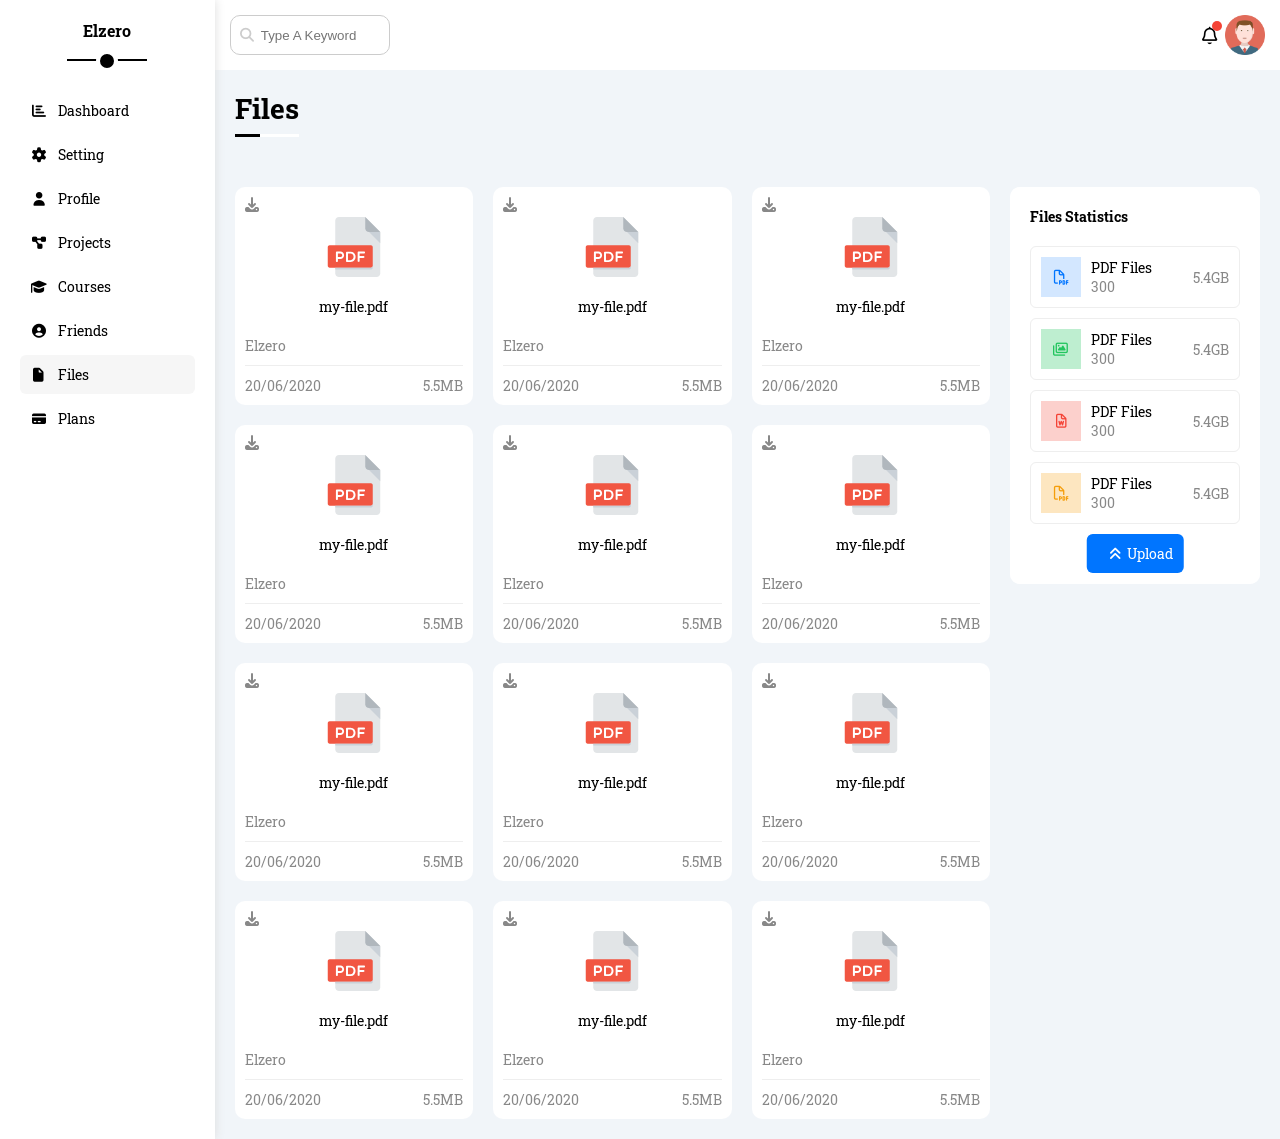
<file: Files.html>
<!doctype html>
<html lang="en">
  <head>
    <meta charset="UTF-8" />
    <meta name="viewport" content="width=device-width, initial-scale=1.0" />
    <link rel="stylesheet" href="Css/framework.css" />
    <link rel="stylesheet" href="Css/dashboard.css" />
    <!-- font awesome -->
    <!-- <link rel="stylesheet" href="https://cdnjs.cloudflare.com/ajax/libs/font-awesome/6.5.1/css/all.min.css"> -->
    <link rel="stylesheet" href="Css/all.min.css" />
    <link rel="preconnect" href="https://fonts.googleapis.com" />
    <link rel="preconnect" href="https://fonts.gstatic.com" crossorigin />
    <!-- google fonts -->
    <link rel="preconnect" href="https://fonts.googleapis.com" />
    <link rel="preconnect" href="https://fonts.gstatic.com" crossorigin />
    <link rel="preconnect" href="https://fonts.googleapis.com" />
    <link rel="preconnect" href="https://fonts.gstatic.com" crossorigin />
    <link
      href="https://fonts.googleapis.com/css2?family=Fira+Code:wght@300..700&family=Roboto+Slab:wght@100..900&display=swap"
      rel="stylesheet"
    />
    <title>Files</title>
  </head>
  <body>
    <div class="page d-flex">
      <aside class="p-20 bg-white p-relative">
        <h3 class="p-relative txt-c mt-0">Elzero</h3>
        <ul>
          <li>
            <a
              href="index.html"
              class="d-flex align-center fs-14 c-black rad-6 p-10"
            >
              <i class="fa-solid fa-chart-bar fa-fw"></i>
              <span class="hide-m">Dashboard</span>
            </a>
          </li>
          <li>
            <a
              href="setting.html"
              class="d-flex align-center fs-14 c-black rad-6 p-10"
            >
              <i class="fa-solid fa-gear fa-fw"></i>
              <span class="hide-m">Setting</span>
            </a>
          </li>
          <li>
            <a
              href="profile.html"
              class="d-flex align-center fs-14 c-black rad-6 p-10"
            >
              <i class="fa-solid fa-user fa-fw"></i>
              <span class="hide-m">Profile</span>
            </a>
          </li>
          <li>
            <a
              href="Projects.html"
              class="d-flex align-center fs-14 c-black rad-6 p-10"
            >
              <i class="fa-solid fa-diagram-project fa-fw"></i>
              <span class="hide-m">Projects</span>
            </a>
          </li>
          <li>
            <a
              href="Courses.html"
              class="d-flex align-center fs-14 c-black rad-6 p-10"
            >
              <i class="fa-solid fa-graduation-cap fa-fw"></i>
              <span class="hide-m">Courses</span>
            </a>
          </li>
          <li>
            <a
              href="Friends.html"
              class="d-flex align-center fs-14 c-black rad-6 p-10"
            >
              <i class="fa-solid fa-circle-user fa-fw"></i>
              <span class="hide-m">Friends</span>
            </a>
          </li>
          <li>
            <a
              href="Files.html"
              class="active d-flex align-center fs-14 c-black rad-6 p-10"
            >
              <i class="fa-solid fa-file fa-fw"></i>
              <span class="hide-m">Files</span>
            </a>
          </li>
          <li>
            <a
              href="Plans.html"
              class="d-flex align-center fs-14 c-black rad-6 p-10"
            >
              <i class="fa-solid fa-credit-card fa-fw"></i>
              <span class="hide-m">Plans</span>
            </a>
          </li>
        </ul>
      </aside>

      <div class="content w-full">
        <!-- start header -->
        <header class="bg-white p-15 between-flex">
          <div class="search p-relative">
            <input
              class="none-ol p-10 rad-10"
              type="search"
              name="search"
              placeholder="Type A Keyword"
            />
          </div>
          <div class="icons d-flex align-center">
            <span class="notification p-relative">
              <i class="fa-regular fa-bell fa-lg"></i>
            </span>
            <img src="images/avatar.png" alt="" />
          </div>
        </header>
        <!-- end header -->
        <h1 class="p-relative">Files</h1>
        <div class="Files-content d-grid gap-20 p-20">
          <div class="box d-grid">
            <div class="files rad-10 bg-white p-10 p-relative">
              <div>
                <img src="images/pdf.svg" alt="file" />
                <p>my-file.pdf</p>
              </div>
              <p>Elzero</p>
              <div class="footer between-flex">
                <span class="c-grey fs-14">20/06/2020</span>
                <span class="c-grey fs-14">5.5MB</span>
              </div>
            </div>
            <div class="files rad-10 bg-white p-10 p-relative">
              <div>
                <img src="images/pdf.svg" alt="file" />
                <p>my-file.pdf</p>
              </div>
              <p>Elzero</p>
              <div class="footer between-flex">
                <span class="c-grey fs-14">20/06/2020</span>
                <span class="c-grey fs-14">5.5MB</span>
              </div>
            </div>
            <div class="files rad-10 bg-white p-10 p-relative">
              <div>
                <img src="images/pdf.svg" alt="file" />
                <p>my-file.pdf</p>
              </div>
              <p>Elzero</p>
              <div class="footer between-flex">
                <span class="c-grey fs-14">20/06/2020</span>
                <span class="c-grey fs-14">5.5MB</span>
              </div>
            </div>
            <div class="files rad-10 bg-white p-10 p-relative">
              <div>
                <img src="images/pdf.svg" alt="file" />
                <p>my-file.pdf</p>
              </div>
              <p>Elzero</p>
              <div class="footer between-flex">
                <span class="c-grey fs-14">20/06/2020</span>
                <span class="c-grey fs-14">5.5MB</span>
              </div>
            </div>
            <div class="files rad-10 bg-white p-10 p-relative">
              <div>
                <img src="images/pdf.svg" alt="file" />
                <p>my-file.pdf</p>
              </div>
              <p>Elzero</p>
              <div class="footer between-flex">
                <span class="c-grey fs-14">20/06/2020</span>
                <span class="c-grey fs-14">5.5MB</span>
              </div>
            </div>
            <div class="files rad-10 bg-white p-10 p-relative">
              <div>
                <img src="images/pdf.svg" alt="file" />
                <p>my-file.pdf</p>
              </div>
              <p>Elzero</p>
              <div class="footer between-flex">
                <span class="c-grey fs-14">20/06/2020</span>
                <span class="c-grey fs-14">5.5MB</span>
              </div>
            </div>
            <div class="files rad-10 bg-white p-10 p-relative">
              <div>
                <img src="images/pdf.svg" alt="file" />
                <p>my-file.pdf</p>
              </div>
              <p>Elzero</p>
              <div class="footer between-flex">
                <span class="c-grey fs-14">20/06/2020</span>
                <span class="c-grey fs-14">5.5MB</span>
              </div>
            </div>
            <div class="files rad-10 bg-white p-10 p-relative">
              <div>
                <img src="images/pdf.svg" alt="file" />
                <p>my-file.pdf</p>
              </div>
              <p>Elzero</p>
              <div class="footer between-flex">
                <span class="c-grey fs-14">20/06/2020</span>
                <span class="c-grey fs-14">5.5MB</span>
              </div>
            </div>
            <div class="files rad-10 bg-white p-10 p-relative">
              <div>
                <img src="images/pdf.svg" alt="file" />
                <p>my-file.pdf</p>
              </div>
              <p>Elzero</p>
              <div class="footer between-flex">
                <span class="c-grey fs-14">20/06/2020</span>
                <span class="c-grey fs-14">5.5MB</span>
              </div>
            </div>
            <div class="files rad-10 bg-white p-10 p-relative">
              <div>
                <img src="images/pdf.svg" alt="file" />
                <p>my-file.pdf</p>
              </div>
              <p>Elzero</p>
              <div class="footer between-flex">
                <span class="c-grey fs-14">20/06/2020</span>
                <span class="c-grey fs-14">5.5MB</span>
              </div>
            </div>
            <div class="files rad-10 bg-white p-10 p-relative">
              <div>
                <img src="images/pdf.svg" alt="file" />
                <p>my-file.pdf</p>
              </div>
              <p>Elzero</p>
              <div class="footer between-flex">
                <span class="c-grey fs-14">20/06/2020</span>
                <span class="c-grey fs-14">5.5MB</span>
              </div>
            </div>
            <div class="files rad-10 bg-white p-10 p-relative">
              <div>
                <img src="images/pdf.svg" alt="file" />
                <p>my-file.pdf</p>
              </div>
              <p>Elzero</p>
              <div class="footer between-flex">
                <span class="c-grey fs-14">20/06/2020</span>
                <span class="c-grey fs-14">5.5MB</span>
              </div>
            </div>
          </div>
          <div class="Files-Statistics bg-white rad-10">
            <div class="bg-white rad-10 p-20 w-full p-relative">
              <h4>Files Statistics</h4>
              <div class="box between-flex">
                <div>
                  <span class="logo">
                    <i class="fa-regular fa-file-pdf"></i>
                  </span>
                  <div class="fs-14">
                    <p>PDF Files</p>
                    <span class="c-grey">300</span>
                  </div>
                </div>
                <span class="c-grey fs-14">5.4GB</span>
              </div>
              <div class="box between-flex">
                <div>
                  <span class="logo">
                    <i class="fa-regular fa-images"></i>
                  </span>
                  <div class="fs-14">
                    <p>PDF Files</p>
                    <span class="c-grey">300</span>
                  </div>
                </div>
                <span class="c-grey fs-14">5.4GB</span>
              </div>
              <div class="box between-flex">
                <div>
                  <span class="logo">
                    <i class="fa-regular fa-file-word"></i>
                  </span>
                  <div class="fs-14">
                    <p>PDF Files</p>
                    <span class="c-grey">300</span>
                  </div>
                </div>
                <span class="c-grey fs-14">5.4GB</span>
              </div>
              <div class="box between-flex">
                <div>
                  <span class="logo">
                    <i class="fa-regular fa-file-pdf"></i>
                  </span>
                  <div class="fs-14">
                    <p>PDF Files</p>
                    <span class="c-grey">300</span>
                  </div>
                </div>
                <span class="c-grey fs-14">5.4GB</span>
              </div>
              <a href="#">
                <i class="fa-solid fa-angles-up"></i>
                Upload</a
              >
            </div>
          </div>
        </div>
      </div>
    </div>
  </body>
</html>
</file>
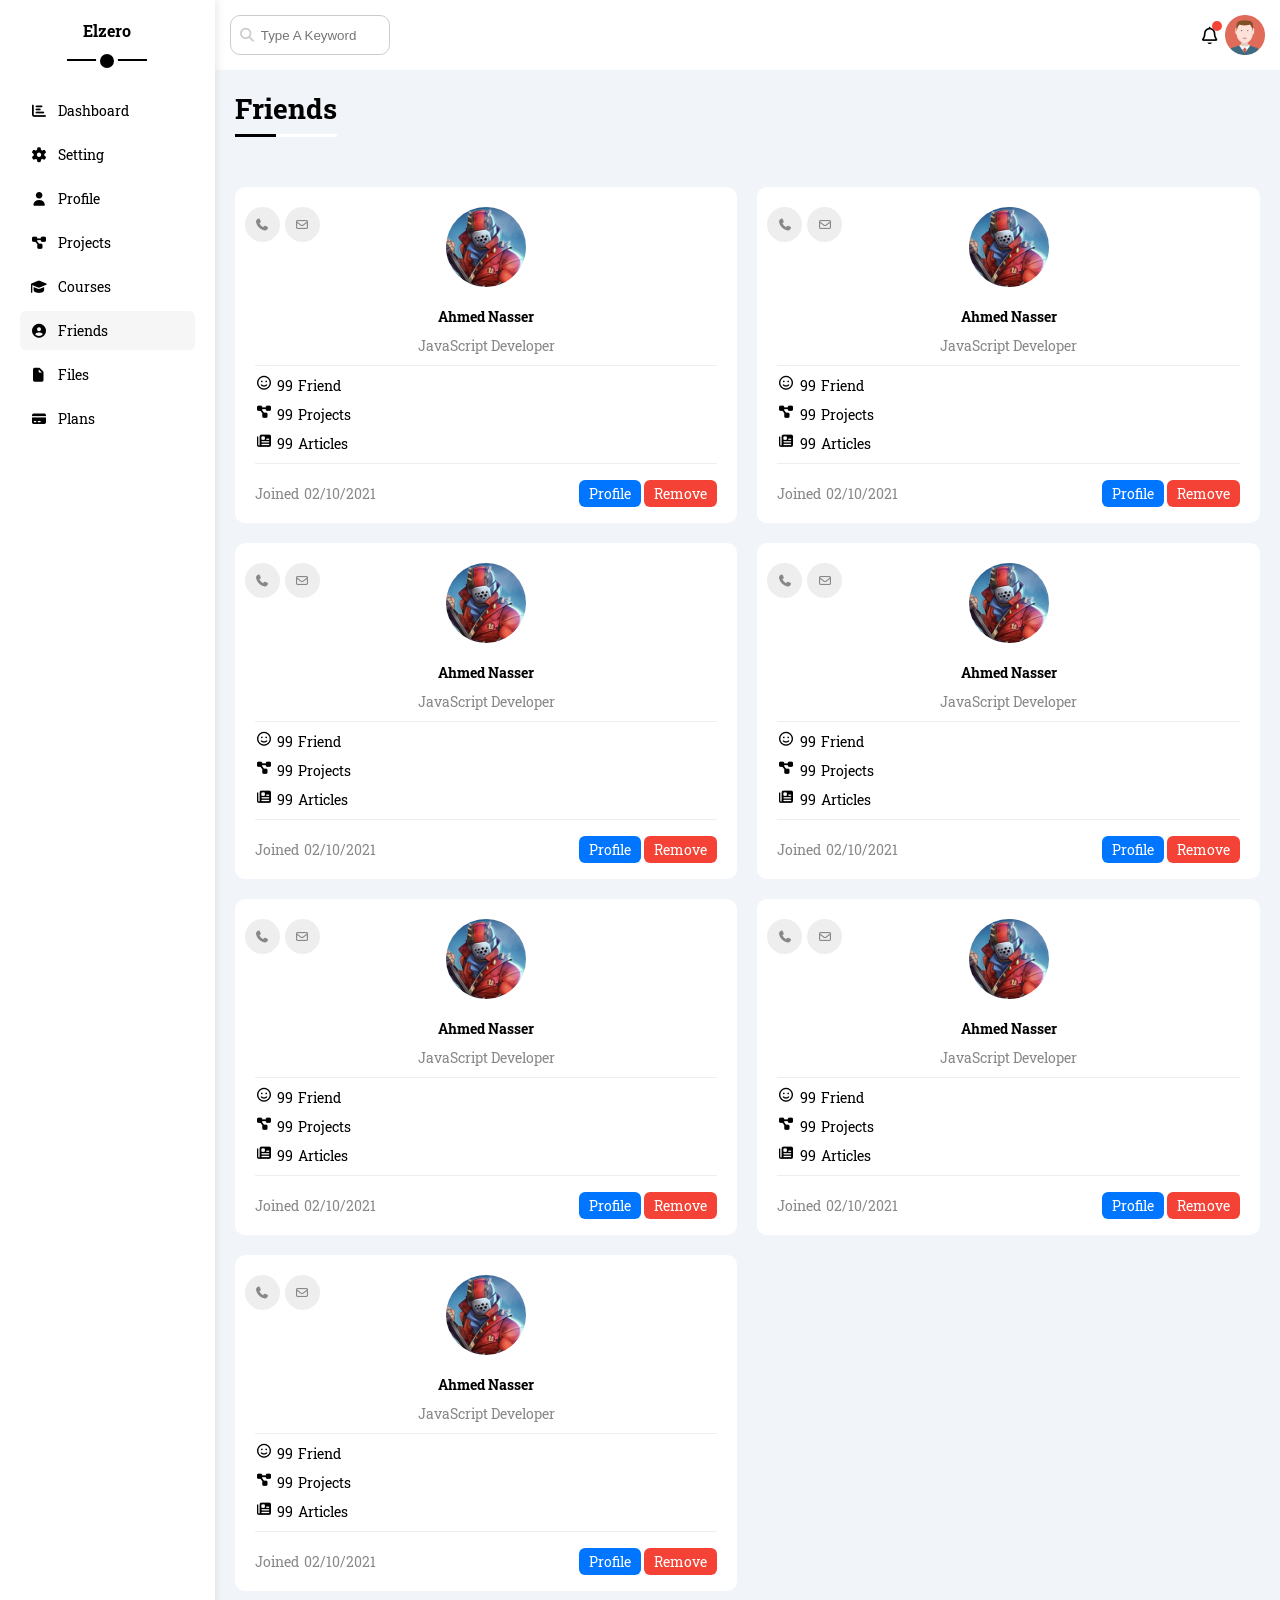
<file: Friends.html>
<!doctype html>
<html lang="en">
  <head>
    <meta charset="UTF-8" />
    <meta name="viewport" content="width=device-width, initial-scale=1.0" />
    <link rel="stylesheet" href="Css/framework.css" />
    <link rel="stylesheet" href="Css/dashboard.css" />
    <!-- font awesome -->
    <!-- <link rel="stylesheet" href="https://cdnjs.cloudflare.com/ajax/libs/font-awesome/6.5.1/css/all.min.css"> -->
    <link rel="stylesheet" href="Css/all.min.css" />
    <link rel="preconnect" href="https://fonts.googleapis.com" />
    <link rel="preconnect" href="https://fonts.gstatic.com" crossorigin />
    <!-- google fonts -->
    <link rel="preconnect" href="https://fonts.googleapis.com" />
    <link rel="preconnect" href="https://fonts.gstatic.com" crossorigin />
    <link rel="preconnect" href="https://fonts.googleapis.com" />
    <link rel="preconnect" href="https://fonts.gstatic.com" crossorigin />
    <link
      href="https://fonts.googleapis.com/css2?family=Fira+Code:wght@300..700&family=Roboto+Slab:wght@100..900&display=swap"
      rel="stylesheet"
    />
    <title>Friends</title>
  </head>
  <body>
    <div class="page d-flex">
      <aside class="p-20 bg-white p-relative">
        <h3 class="p-relative txt-c mt-0">Elzero</h3>
        <ul>
          <li>
            <a
              href="index.html"
              class="d-flex align-center fs-14 c-black rad-6 p-10"
            >
              <i class="fa-solid fa-chart-bar fa-fw"></i>
              <span class="hide-m">Dashboard</span>
            </a>
          </li>
          <li>
            <a
              href="setting.html"
              class="d-flex align-center fs-14 c-black rad-6 p-10"
            >
              <i class="fa-solid fa-gear fa-fw"></i>
              <span class="hide-m">Setting</span>
            </a>
          </li>
          <li>
            <a
              href="profile.html"
              class="d-flex align-center fs-14 c-black rad-6 p-10"
            >
              <i class="fa-solid fa-user fa-fw"></i>
              <span class="hide-m">Profile</span>
            </a>
          </li>
          <li>
            <a
              href="Projects.html"
              class="d-flex align-center fs-14 c-black rad-6 p-10"
            >
              <i class="fa-solid fa-diagram-project fa-fw"></i>
              <span class="hide-m">Projects</span>
            </a>
          </li>
          <li>
            <a
              href="Courses.html"
              class="d-flex align-center fs-14 c-black rad-6 p-10"
            >
              <i class="fa-solid fa-graduation-cap fa-fw"></i>
              <span class="hide-m">Courses</span>
            </a>
          </li>
          <li>
            <a
              href="Friends.html"
              class="active d-flex align-center fs-14 c-black rad-6 p-10"
            >
              <i class="fa-solid fa-circle-user fa-fw"></i>
              <span class="hide-m">Friends</span>
            </a>
          </li>
          <li>
            <a
              href="Files.html"
              class="d-flex align-center fs-14 c-black rad-6 p-10"
            >
              <i class="fa-solid fa-file fa-fw"></i>
              <span class="hide-m">Files</span>
            </a>
          </li>
          <li>
            <a
              href="Plans.html"
              class="d-flex align-center fs-14 c-black rad-6 p-10"
            >
              <i class="fa-solid fa-credit-card fa-fw"></i>
              <span class="hide-m">Plans</span>
            </a>
          </li>
        </ul>
      </aside>

      <div class="content w-full">
        <!-- start header -->
        <header class="bg-white p-15 between-flex">
          <div class="search p-relative">
            <input
              class="none-ol p-10 rad-10"
              type="search"
              name="search"
              placeholder="Type A Keyword"
            />
          </div>
          <div class="icons d-flex align-center">
            <span class="notification p-relative">
              <i class="fa-regular fa-bell fa-lg"></i>
            </span>
            <img src="images/avatar.png" alt="" />
          </div>
        </header>
        <!-- end header -->
        <h1 class="p-relative">Friends</h1>
        <div class="Friends-content d-grid gap-20 p-20">
          <div class="box rad-10 bg-white p-relative p-20">
            <a href="#">
              <i class="fa-solid fa-phone"></i>
            </a>
            <a href="#">
              <i class="fa-regular fa-envelope"></i>
            </a>
            <div class="logo">
              <img src="images/friend-01.jpg" alt="Friends" />
              <h4>Ahmed Nasser</h4>
              <p class="c-grey">JavaScript Developer</p>
            </div>
            <ul class="p-relative">
              <li>
                <i class="fa-regular fa-face-smile"></i>
                <span>99</span>
                <p>Friend</p>
              </li>
              <li>
                <i class="fa-solid fa-diagram-project"></i>
                <span>99</span>
                <p>Projects</p>
              </li>
              <li>
                <i class="fa-solid fa-newspaper"></i>
                <span>99</span>
                <p>Articles</p>
              </li>
            </ul>
            <div class="footer d-flex between-flex">
              <div class="date c-grey">
                <span>Joined</span>
                <p>02/10/2021</p>
              </div>
              <div class="edit">
                <a href="/profile.html" class="btn-shape">Profile</a>
                <a href="#" class="btn-shape">Remove</a>
              </div>
            </div>
          </div>
          <div class="box rad-10 bg-white p-relative p-20">
            <a href="#">
              <i class="fa-solid fa-phone"></i>
            </a>
            <a href="#">
              <i class="fa-regular fa-envelope"></i>
            </a>
            <div class="logo">
              <img src="images/friend-01.jpg" alt="Friends" />
              <h4>Ahmed Nasser</h4>
              <p class="c-grey">JavaScript Developer</p>
            </div>
            <ul class="p-relative">
              <li>
                <i class="fa-regular fa-face-smile"></i>
                <span>99</span>
                <p>Friend</p>
              </li>
              <li>
                <i class="fa-solid fa-diagram-project"></i>
                <span>99</span>
                <p>Projects</p>
              </li>
              <li>
                <i class="fa-solid fa-newspaper"></i>
                <span>99</span>
                <p>Articles</p>
              </li>
            </ul>
            <div class="footer d-flex between-flex">
              <div class="date c-grey">
                <span>Joined</span>
                <p>02/10/2021</p>
              </div>
              <div class="edit">
                <a href="/profile.html" class="btn-shape">Profile</a>
                <a href="#" class="btn-shape">Remove</a>
              </div>
            </div>
          </div>
          <div class="box rad-10 bg-white p-relative p-20">
            <a href="#">
              <i class="fa-solid fa-phone"></i>
            </a>
            <a href="#">
              <i class="fa-regular fa-envelope"></i>
            </a>
            <div class="logo">
              <img src="images/friend-01.jpg" alt="Friends" />
              <h4>Ahmed Nasser</h4>
              <p class="c-grey">JavaScript Developer</p>
            </div>
            <ul class="p-relative">
              <li>
                <i class="fa-regular fa-face-smile"></i>
                <span>99</span>
                <p>Friend</p>
              </li>
              <li>
                <i class="fa-solid fa-diagram-project"></i>
                <span>99</span>
                <p>Projects</p>
              </li>
              <li>
                <i class="fa-solid fa-newspaper"></i>
                <span>99</span>
                <p>Articles</p>
              </li>
            </ul>
            <div class="footer d-flex between-flex">
              <div class="date c-grey">
                <span>Joined</span>
                <p>02/10/2021</p>
              </div>
              <div class="edit">
                <a href="/profile.html" class="btn-shape">Profile</a>
                <a href="#" class="btn-shape">Remove</a>
              </div>
            </div>
          </div>
          <div class="box rad-10 bg-white p-relative p-20">
            <a href="#">
              <i class="fa-solid fa-phone"></i>
            </a>
            <a href="#">
              <i class="fa-regular fa-envelope"></i>
            </a>
            <div class="logo">
              <img src="images/friend-01.jpg" alt="Friends" />
              <h4>Ahmed Nasser</h4>
              <p class="c-grey">JavaScript Developer</p>
            </div>
            <ul class="p-relative">
              <li>
                <i class="fa-regular fa-face-smile"></i>
                <span>99</span>
                <p>Friend</p>
              </li>
              <li>
                <i class="fa-solid fa-diagram-project"></i>
                <span>99</span>
                <p>Projects</p>
              </li>
              <li>
                <i class="fa-solid fa-newspaper"></i>
                <span>99</span>
                <p>Articles</p>
              </li>
            </ul>
            <div class="footer d-flex between-flex">
              <div class="date c-grey">
                <span>Joined</span>
                <p>02/10/2021</p>
              </div>
              <div class="edit">
                <a href="/profile.html" class="btn-shape">Profile</a>
                <a href="#" class="btn-shape">Remove</a>
              </div>
            </div>
          </div>
          <div class="box rad-10 bg-white p-relative p-20">
            <a href="#">
              <i class="fa-solid fa-phone"></i>
            </a>
            <a href="#">
              <i class="fa-regular fa-envelope"></i>
            </a>
            <div class="logo">
              <img src="images/friend-01.jpg" alt="Friends" />
              <h4>Ahmed Nasser</h4>
              <p class="c-grey">JavaScript Developer</p>
            </div>
            <ul class="p-relative">
              <li>
                <i class="fa-regular fa-face-smile"></i>
                <span>99</span>
                <p>Friend</p>
              </li>
              <li>
                <i class="fa-solid fa-diagram-project"></i>
                <span>99</span>
                <p>Projects</p>
              </li>
              <li>
                <i class="fa-solid fa-newspaper"></i>
                <span>99</span>
                <p>Articles</p>
              </li>
            </ul>
            <div class="footer d-flex between-flex">
              <div class="date c-grey">
                <span>Joined</span>
                <p>02/10/2021</p>
              </div>
              <div class="edit">
                <a href="/profile.html" class="btn-shape">Profile</a>
                <a href="#" class="btn-shape">Remove</a>
              </div>
            </div>
          </div>
          <div class="box rad-10 bg-white p-relative p-20">
            <a href="#">
              <i class="fa-solid fa-phone"></i>
            </a>
            <a href="#">
              <i class="fa-regular fa-envelope"></i>
            </a>
            <div class="logo">
              <img src="images/friend-01.jpg" alt="Friends" />
              <h4>Ahmed Nasser</h4>
              <p class="c-grey">JavaScript Developer</p>
            </div>
            <ul class="p-relative">
              <li>
                <i class="fa-regular fa-face-smile"></i>
                <span>99</span>
                <p>Friend</p>
              </li>
              <li>
                <i class="fa-solid fa-diagram-project"></i>
                <span>99</span>
                <p>Projects</p>
              </li>
              <li>
                <i class="fa-solid fa-newspaper"></i>
                <span>99</span>
                <p>Articles</p>
              </li>
            </ul>
            <div class="footer d-flex between-flex">
              <div class="date c-grey">
                <span>Joined</span>
                <p>02/10/2021</p>
              </div>
              <div class="edit">
                <a href="/profile.html" class="btn-shape">Profile</a>
                <a href="#" class="btn-shape">Remove</a>
              </div>
            </div>
          </div>
          <div class="box rad-10 bg-white p-relative p-20">
            <a href="#">
              <i class="fa-solid fa-phone"></i>
            </a>
            <a href="#">
              <i class="fa-regular fa-envelope"></i>
            </a>
            <div class="logo">
              <img src="images/friend-01.jpg" alt="Friends" />
              <h4>Ahmed Nasser</h4>
              <p class="c-grey">JavaScript Developer</p>
            </div>
            <ul class="p-relative">
              <li>
                <i class="fa-regular fa-face-smile"></i>
                <span>99</span>
                <p>Friend</p>
              </li>
              <li>
                <i class="fa-solid fa-diagram-project"></i>
                <span>99</span>
                <p>Projects</p>
              </li>
              <li>
                <i class="fa-solid fa-newspaper"></i>
                <span>99</span>
                <p>Articles</p>
              </li>
            </ul>
            <div class="footer d-flex between-flex">
              <div class="date c-grey">
                <span>Joined</span>
                <p>02/10/2021</p>
              </div>
              <div class="edit">
                <a href="/profile.html" class="btn-shape">Profile</a>
                <a href="#" class="btn-shape">Remove</a>
              </div>
            </div>
          </div>
        </div>
      </div>
    </div>
  </body>
</html>
</file>
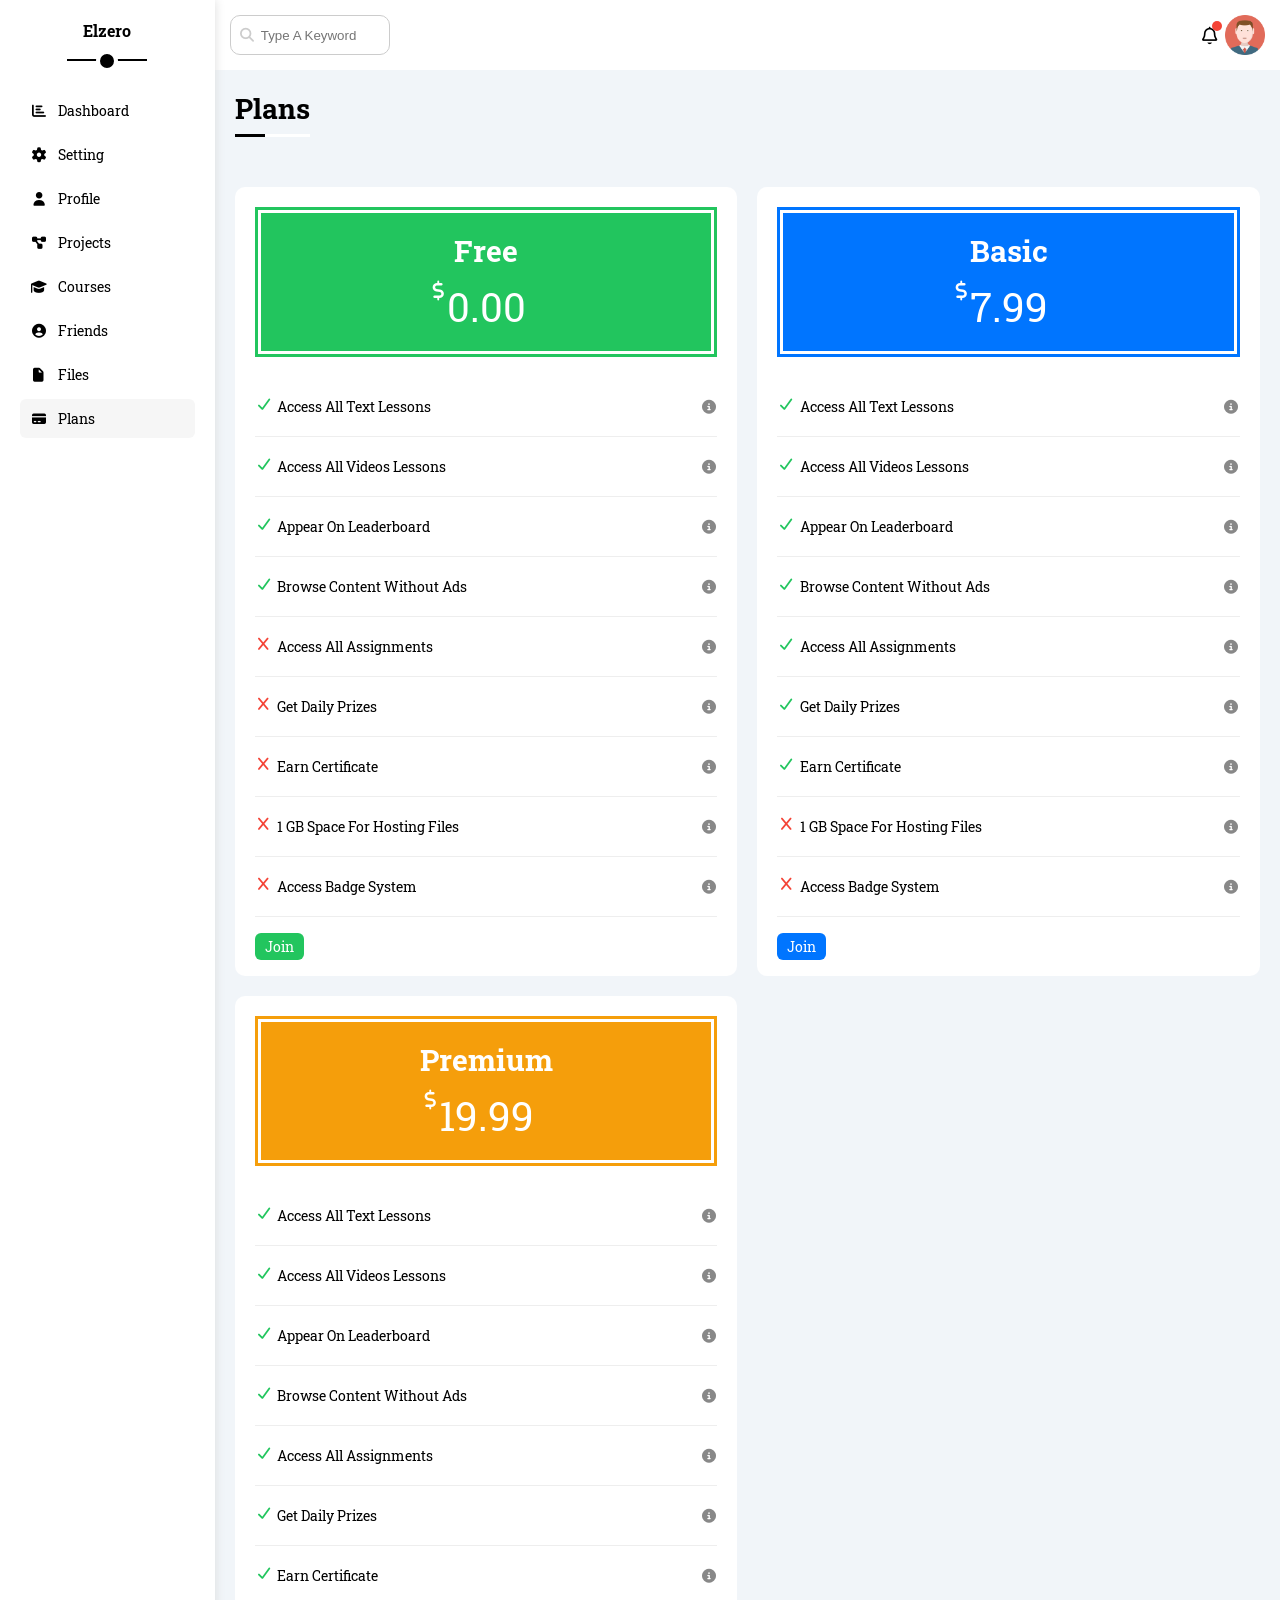
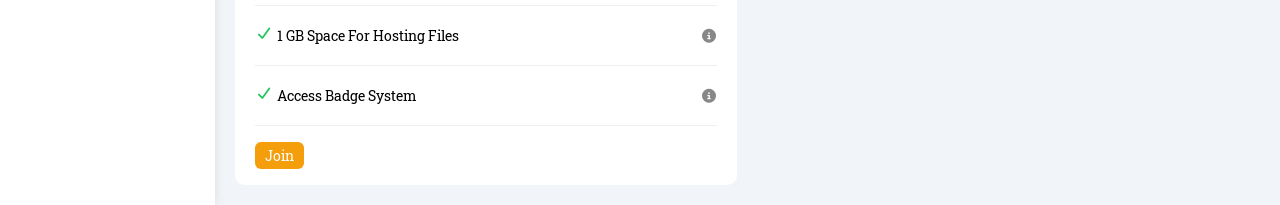
<file: Plans.html>
<!DOCTYPE html>
<html lang="en">
<head>
  <meta charset="UTF-8">
  <meta name="viewport" content="width=device-width, initial-scale=1.0">
  <link rel="stylesheet" href="Css/framework.css">
  <link rel="stylesheet" href="Css/dashboard.css">
  <!-- font awesome -->
   <!-- <link rel="stylesheet" href="https://cdnjs.cloudflare.com/ajax/libs/font-awesome/6.5.1/css/all.min.css"> -->
<link rel="stylesheet" href="Css/all.min.css">
<link rel="preconnect" href="https://fonts.googleapis.com">
<link rel="preconnect" href="https://fonts.gstatic.com" crossorigin>
<link rel="preconnect" href="https://fonts.googleapis.com">
<link rel="preconnect" href="https://fonts.gstatic.com" crossorigin>
<link href="https://fonts.googleapis.com/css2?family=Fira+Code:wght@300..700&family=Roboto+Slab:wght@100..900&display=swap" rel="stylesheet">
  <title>Plans</title>
</head>
<body>
  <div class="page d-flex">
  <aside class="p-20  bg-white  p-relative">
    <h3 class="p-relative txt-c mt-0">Elzero</h3>
    <ul>
      <li>
            <a href="index.html" class=" d-flex align-center fs-14 c-black rad-6 p-10  ">
              <i class="fa-solid fa-chart-bar fa-fw" ></i>
              <span class="hide-m">Dashboard</span>
            </a>
          </li>
          <li>
            <a href="setting.html" class=" d-flex align-center fs-14 c-black rad-6 p-10   ">
              <i class="fa-solid fa-gear fa-fw"></i>
              <span class="hide-m">Setting</span>
            </a>
          </li>
          <li>
            <a href="profile.html" class="  d-flex align-center fs-14 c-black rad-6 p-10   ">
              <i class="fa-solid fa-user fa-fw"></i>
              <span class="hide-m">Profile</span>
            </a>
          </li>
          <li>
            <a href="Projects.html" class="  d-flex align-center fs-14 c-black rad-6  p-10">
              <i class="fa-solid fa-diagram-project fa-fw"></i>
              <span class="hide-m">Projects</span>
            </a>
          </li>
          <li>
            <a href="Courses.html" class="  d-flex align-center fs-14 c-black rad-6 p-10">
              <i class="fa-solid fa-graduation-cap fa-fw"></i>
              <span class="hide-m">Courses</span>
            </a>
          </li>
          <li>
            <a href="Friends.html" class="  d-flex align-center fs-14 c-black rad-6 p-10">
              <i class="fa-solid fa-circle-user fa-fw"></i>
              <span class="hide-m">Friends</span>
            </a>
          </li>
          <li>
            <a href="Files.html" class="  d-flex align-center fs-14 c-black rad-6 p-10">
              <i class="fa-solid fa-file fa-fw"></i>
              <span class="hide-m">Files</span>
            </a>
          </li>
          <li>
            <a href="Plans.html" class="active d-flex align-center fs-14 c-black rad-6 p-10">
              <i class="fa-solid fa-credit-card fa-fw"></i>
              <span class="hide-m">Plans</span>
            </a>
          </li>
    </ul>
  </aside>

  <div class="content w-full ">
    <!-- start header -->
    <header class="bg-white p-15 between-flex" >
      <div class="search p-relative" >
         <input class="none-ol p-10 rad-10" type="search" name="search" placeholder="Type A Keyword">
      </div>
      <div class="icons d-flex align-center">
        <span class="notification p-relative">
          <i class="fa-regular fa-bell fa-lg"></i>
        </span>
        <img src="images/avatar.png" alt="">
      </div>

    </header>
    <!-- end header -->
     <h1 class="p-relative">Plans</h1>
     <div class="plans-content d-grid gap-20 p-20">
      <div class="box bg-white rad-10 p-20">
        <div class="price">
          <div>
            <p>Free</p>
            <span>0.00</span>
          </div>
        </div>
        <ul>
          <li class="between-flex">
            <div class="services d-flex">
              <i class="fa-solid fa-check"></i>
              <p>Access All Text Lessons</p>
            </div>
            <a href="#">
              <i class="fa-solid fa-circle-info c-grey"></i>
            </a>
          </li>
          <li class="between-flex">
            <div class="services d-flex">
              <i class="fa-solid fa-check"></i>
              <p>Access All Videos Lessons</p>
            </div>
            <a href="#">
              <i class="fa-solid fa-circle-info c-grey"></i>
            </a>
          </li>
          <li class="between-flex">
            <div class="services d-flex">
              <i class="fa-solid fa-check"></i>
              <p>Appear On Leaderboard</p>
            </div>
            <a href="#">
              <i class="fa-solid fa-circle-info c-grey"></i>
            </a>
          </li>
          <li class="between-flex">
            <div class="services d-flex">
              <i class="fa-solid fa-check"></i>
              <p>Browse Content Without Ads</p>
            </div>
            <a href="#">
              <i class="fa-solid fa-circle-info c-grey"></i>
            </a>
          </li>
          <li class="between-flex">
            <div class="services d-flex">
              <i class="fa-solid fa-x false"></i>
              <p>Access All Assignments</p>
            </div>
            <a href="#">
              <i class="fa-solid fa-circle-info c-grey"></i>
            </a>
          </li>
          <li class="between-flex">
            <div class="services d-flex">
              <i class="fa-solid fa-x false"></i>
              <p>Get Daily Prizes</p>
            </div>
            <a href="#">
              <i class="fa-solid fa-circle-info c-grey"></i>
            </a>
          </li>
          <li class="between-flex">
            <div class="services d-flex">
             <i class="fa-solid fa-x false"></i>
              <p>Earn Certificate</p>
            </div>
            <a href="#">
              <i class="fa-solid fa-circle-info c-grey "></i>
            </a>
          </li>
          <li class="between-flex">
            <div class="services d-flex">
              <i class="fa-solid fa-x false"></i>
              <p>1 GB Space For Hosting Files</p>
            </div>
            <a href="#">
              <i class="fa-solid fa-circle-info c-grey"></i>
            </a>
          </li>
          <li class="between-flex">
            <div class="services d-flex">
              <i class="fa-solid fa-x false"></i>
              <p>Access Badge System</p>
            </div>
            <a href="#">
              <i class="fa-solid fa-circle-info c-grey"></i>
            </a>
          </li>

        </ul>
        <a href="#" class="btn-shape">Join</a>
      </div>
      <div class="box bg-white rad-10 p-20">
        <div class="price">
          <div>
            <p>Basic</p>
            <span>7.99</span>
          </div>
        </div>
        <ul>
          <li class="between-flex">
            <div class="services d-flex">
              <i class="fa-solid fa-check"></i>
              <p>Access All Text Lessons</p>
            </div>
            <a href="#">
              <i class="fa-solid fa-circle-info c-grey"></i>
            </a>
          </li>
          <li class="between-flex">
            <div class="services d-flex">
              <i class="fa-solid fa-check"></i>
              <p>Access All Videos Lessons</p>
            </div>
            <a href="#">
              <i class="fa-solid fa-circle-info c-grey"></i>
            </a>
          </li>
          <li class="between-flex">
            <div class="services d-flex">
              <i class="fa-solid fa-check"></i>
              <p>Appear On Leaderboard</p>
            </div>
            <a href="#">
              <i class="fa-solid fa-circle-info c-grey"></i>
            </a>
          </li>
          <li class="between-flex">
            <div class="services d-flex">
              <i class="fa-solid fa-check"></i>
              <p>Browse Content Without Ads</p>
            </div>
            <a href="#">
              <i class="fa-solid fa-circle-info c-grey"></i>
            </a>
          </li>
          <li class="between-flex">
            <div class="services d-flex">
              <i class="fa-solid fa-check"></i>
              <p>Access All Assignments</p>
            </div>
            <a href="#">
              <i class="fa-solid fa-circle-info c-grey"></i>
            </a>
          </li>
          <li class="between-flex">
            <div class="services d-flex">
              <i class="fa-solid fa-check"></i>
              <p>Get Daily Prizes</p>
            </div>
            <a href="#">
              <i class="fa-solid fa-circle-info c-grey"></i>
            </a>
          </li>
          <li class="between-flex">
            <div class="services d-flex">
            <i class="fa-solid fa-check"></i>
              <p>Earn Certificate</p>
            </div>
            <a href="#">
              <i class="fa-solid fa-circle-info c-grey "></i>
            </a>
          </li>
          <li class="between-flex">
            <div class="services d-flex">
              <i class="fa-solid fa-x false"></i>
              <p>1 GB Space For Hosting Files</p>
            </div>
            <a href="#">
              <i class="fa-solid fa-circle-info c-grey"></i>
            </a>
          </li>
          <li class="between-flex">
            <div class="services d-flex">
              <i class="fa-solid fa-x false"></i>
              <p>Access Badge System</p>
            </div>
            <a href="#">
              <i class="fa-solid fa-circle-info c-grey"></i>
            </a>
          </li>

        </ul>
        <a href="#" class="btn-shape">Join</a>
      </div>
      <div class="box bg-white rad-10 p-20">
        <div class="price">
          <div>
            <p>Premium</p>
            <span>19.99</span>
          </div>
        </div>
        <ul>
          <li class="between-flex">
            <div class="services d-flex">
              <i class="fa-solid fa-check"></i>
              <p>Access All Text Lessons</p>
            </div>
            <a href="#">
              <i class="fa-solid fa-circle-info c-grey"></i>
            </a>
          </li>
          <li class="between-flex">
            <div class="services d-flex">
              <i class="fa-solid fa-check"></i>
              <p>Access All Videos Lessons</p>
            </div>
            <a href="#">
              <i class="fa-solid fa-circle-info c-grey"></i>
            </a>
          </li>
          <li class="between-flex">
            <div class="services d-flex">
              <i class="fa-solid fa-check"></i>
              <p>Appear On Leaderboard</p>
            </div>
            <a href="#">
              <i class="fa-solid fa-circle-info c-grey"></i>
            </a>
          </li>
          <li class="between-flex">
            <div class="services d-flex">
              <i class="fa-solid fa-check"></i>
              <p>Browse Content Without Ads</p>
            </div>
            <a href="#">
              <i class="fa-solid fa-circle-info c-grey"></i>
            </a>
          </li>
          <li class="between-flex">
            <div class="services d-flex">
              <i class="fa-solid fa-check"></i>
              <p>Access All Assignments</p>
            </div>
            <a href="#">
              <i class="fa-solid fa-circle-info c-grey"></i>
            </a>
          </li>
          <li class="between-flex">
            <div class="services d-flex">
              <i class="fa-solid fa-check"></i>
              <p>Get Daily Prizes</p>
            </div>
            <a href="#">
              <i class="fa-solid fa-circle-info c-grey"></i>
            </a>
          </li>
          <li class="between-flex">
            <div class="services d-flex">
             <i class="fa-solid fa-check"></i>
              <p>Earn Certificate</p>
            </div>
            <a href="#">
              <i class="fa-solid fa-circle-info c-grey "></i>
            </a>
          </li>
          <li class="between-flex">
            <div class="services d-flex">
              <i class="fa-solid fa-check"></i>
              <p>1 GB Space For Hosting Files</p>
            </div>
            <a href="#">
              <i class="fa-solid fa-circle-info c-grey"></i>
            </a>
          </li>
          <li class="between-flex">
            <div class="services d-flex">
              <i class="fa-solid fa-check"></i>
              <p>Access Badge System</p>
            </div>
            <a href="#">
              <i class="fa-solid fa-circle-info c-grey"></i>
            </a>
          </li>
        </ul>
        <a href="#" class="btn-shape">Join</a>
      </div>

  </div>
  </div>
</body>
</html>
</file>
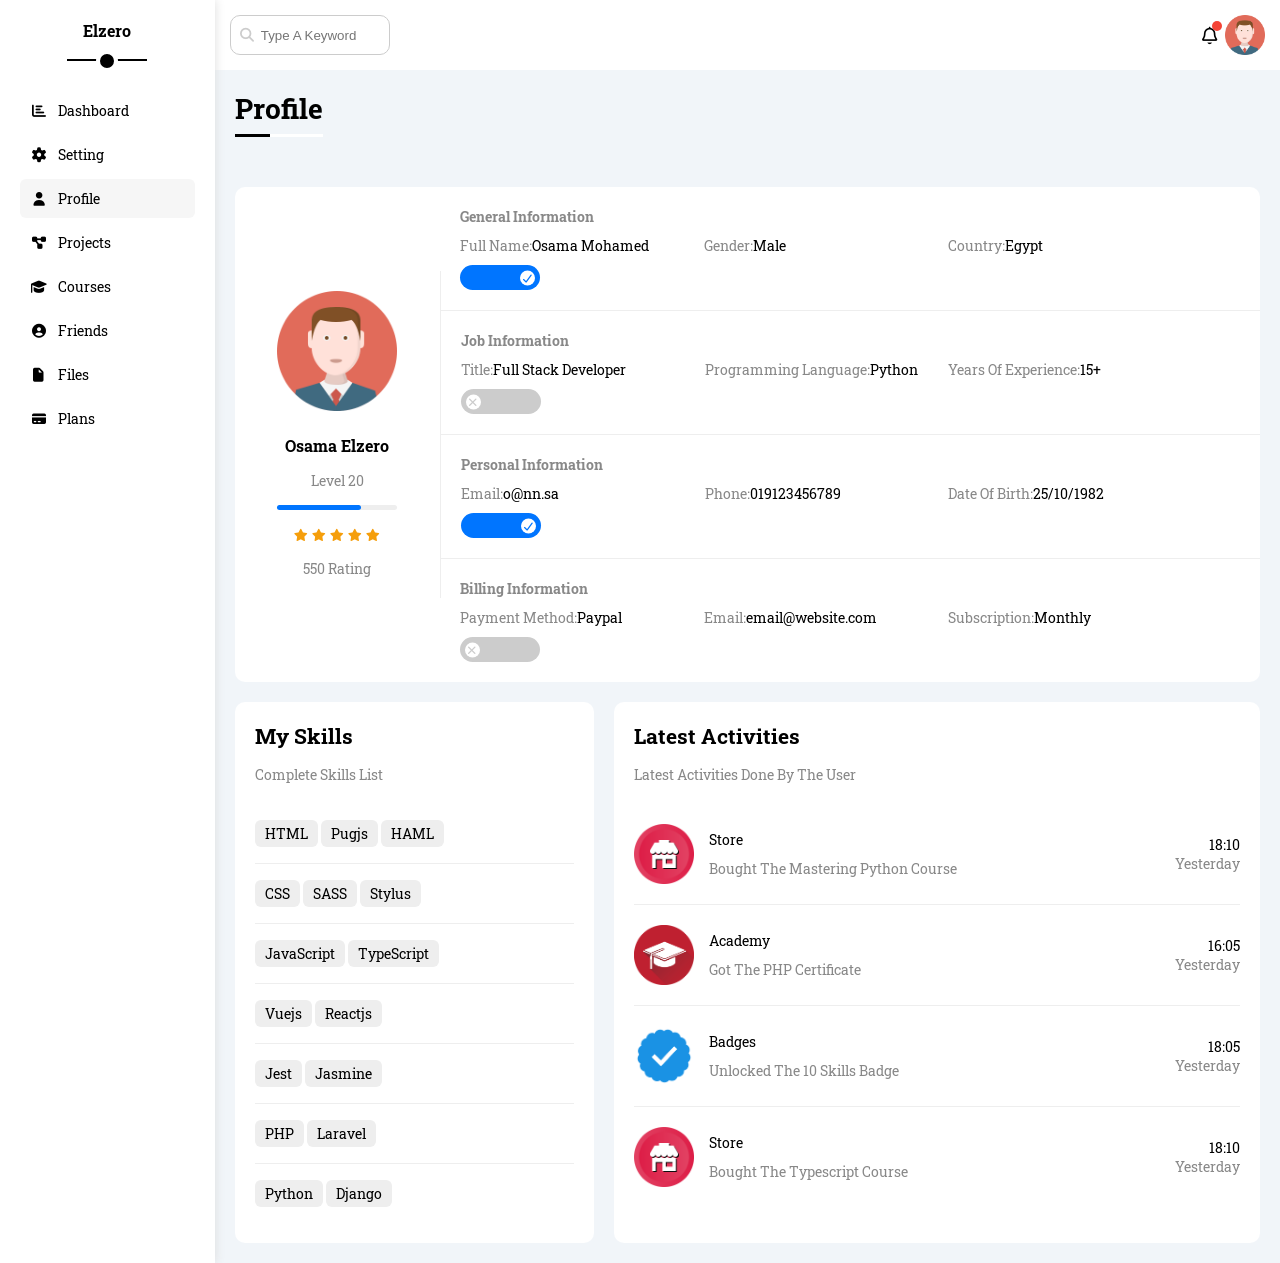
<file: profile.html>
<!doctype html>
<html lang="en">
  <head>
    <meta charset="UTF-8" />
    <meta name="viewport" content="width=device-width, initial-scale=1.0" />
    <link rel="stylesheet" href="Css/framework.css" />
    <link rel="stylesheet" href="Css/dashboard.css" />
    <!-- font awesome -->
    <!-- <link rel="stylesheet" href="https://cdnjs.cloudflare.com/ajax/libs/font-awesome/6.5.1/css/all.min.css"> -->
    <link rel="stylesheet" href="Css/all.min.css" />
    <link rel="preconnect" href="https://fonts.googleapis.com" />
    <link rel="preconnect" href="https://fonts.gstatic.com" crossorigin />
    <!-- google fonts -->
    <link rel="preconnect" href="https://fonts.googleapis.com" />
    <link rel="preconnect" href="https://fonts.gstatic.com" crossorigin />
    <link rel="preconnect" href="https://fonts.googleapis.com" />
    <link rel="preconnect" href="https://fonts.gstatic.com" crossorigin />
    <link
      href="https://fonts.googleapis.com/css2?family=Fira+Code:wght@300..700&family=Roboto+Slab:wght@100..900&display=swap"
      rel="stylesheet"
    />
    <title>Profile</title>
  </head>
  <body>
    <div class="page d-flex">
      <aside class="p-20 bg-white p-relative">
        <h3 class="p-relative txt-c mt-0">Elzero</h3>
        <ul>
          <li>
            <a
              href="index.html"
              class="d-flex align-center fs-14 c-black rad-6 p-10"
            >
              <i class="fa-solid fa-chart-bar fa-fw"></i>
              <span class="hide-m">Dashboard</span>
            </a>
          </li>
          <li>
            <a
              href="setting.html"
              class="d-flex align-center fs-14 c-black rad-6 p-10"
            >
              <i class="fa-solid fa-gear fa-fw"></i>
              <span class="hide-m">Setting</span>
            </a>
          </li>
          <li>
            <a
              href="profile.html"
              class="active d-flex align-center fs-14 c-black rad-6 p-10"
            >
              <i class="fa-solid fa-user fa-fw"></i>
              <span class="hide-m">Profile</span>
            </a>
          </li>
          <li>
            <a
              href="Projects.html"
              class="d-flex align-center fs-14 c-black rad-6 p-10"
            >
              <i class="fa-solid fa-diagram-project fa-fw"></i>
              <span class="hide-m">Projects</span>
            </a>
          </li>
          <li>
            <a
              href="Courses.html"
              class="d-flex align-center fs-14 c-black rad-6 p-10"
            >
              <i class="fa-solid fa-graduation-cap fa-fw"></i>
              <span class="hide-m">Courses</span>
            </a>
          </li>
          <li>
            <a
              href="Friends.html"
              class="d-flex align-center fs-14 c-black rad-6 p-10"
            >
              <i class="fa-solid fa-circle-user fa-fw"></i>
              <span class="hide-m">Friends</span>
            </a>
          </li>
          <li>
            <a
              href="Files.html"
              class="d-flex align-center fs-14 c-black rad-6 p-10"
            >
              <i class="fa-solid fa-file fa-fw"></i>
              <span class="hide-m">Files</span>
            </a>
          </li>
          <li>
            <a
              href="Plans.html"
              class="d-flex align-center fs-14 c-black rad-6 p-10"
            >
              <i class="fa-solid fa-credit-card fa-fw"></i>
              <span class="hide-m">Plans</span>
            </a>
          </li>
        </ul>
      </aside>
      <div class="content w-full">
        <!-- start header -->
        <header class="bg-white p-15 between-flex">
          <div class="search p-relative">
            <input
              class="none-ol p-10 rad-10"
              type="search"
              name="search"
              placeholder="Type A Keyword"
            />
          </div>
          <div class="icons d-flex align-center">
            <span class="notification p-relative">
              <i class="fa-regular fa-bell fa-lg"></i>
            </span>
            <img src="images/avatar.png" alt="" />
          </div>
        </header>
        <!-- end header -->
        <h1 class="p-relative mt-0">Profile</h1>
        <!-- start profile content -->
        <div class="profile-content d-flex p-20">
          <div class="profile w-full rad-10 bg-white">
            <div class="profile-logo d-flex">
              <div class="logo">
                <img src="images/avatar.png" alt="avatar" />
                <h3>Osama Elzero</h3>
                <p class="c-grey mb-15">Level 20</p>
                <div class="back">
                  <div class="front" style="width: 70%"></div>
                </div>
                <div class="icon-star d">
                  <i class="fa-solid fa-star"></i>
                  <i class="fa-solid fa-star"></i>
                  <i class="fa-solid fa-star"></i>
                  <i class="fa-solid fa-star"></i>
                  <i class="fa-solid fa-star"></i>
                </div>
                <span class="c-grey mb-15 fs-14">550 Rating</span>
              </div>
            </div>
            <div class="profile-info">
              <div class="box">
                <h4 class="c-grey fs-14">General Information</h4>
                <div>
                  <span class="c-grey fs-14">Full Name:</span>
                  <p>Osama Mohamed</p>
                </div>
                <div>
                  <span class="c-grey fs-14">Gender:</span>
                  <p>Male</p>
                </div>
                <div>
                  <span class="c-grey fs-14">Country:</span>
                  <p>Egypt</p>
                </div>
                <div>
                  <label>
                    <input type="checkbox" checked />
                  </label>
                </div>
              </div>
              <div class="box">
                <h4 class="c-grey fs-14">Job Information</h4>
                <div>
                  <span class="c-grey fs-14">Title:</span>
                  <p>Full Stack Developer</p>
                </div>
                <div>
                  <span class="c-grey fs-14">Programming Language:</span>
                  <p>Python</p>
                </div>
                <div>
                  <span class="c-grey fs-14">Years Of Experience:</span>
                  <p>15+</p>
                </div>
                <div>
                  <label>
                    <input type="checkbox" />
                  </label>
                </div>
              </div>
              <div class="box">
                <h4 class="c-grey fs-14">Personal Information</h4>
                <div>
                  <span class="c-grey fs-14">Email:</span>
                  <p>o@nn.sa</p>
                </div>
                <div>
                  <span class="c-grey fs-14">Phone:</span>
                  <p>019123456789</p>
                </div>
                <div>
                  <span class="c-grey fs-14">Date Of Birth:</span>
                  <p>25/10/1982</p>
                </div>
                <div>
                  <label>
                    <input type="checkbox" checked />
                  </label>
                </div>
              </div>
              <div class="box">
                <h4 class="c-grey fs-14">Billing Information</h4>
                <div>
                  <span class="c-grey fs-14">Payment Method:</span>
                  <p>Paypal</p>
                </div>
                <div>
                  <span class="c-grey fs-14">Email: </span>
                  <p>email@website.com</p>
                </div>
                <div>
                  <span class="c-grey fs-14">Subscription:</span>
                  <p>Monthly</p>
                </div>
                <div>
                  <label>
                    <input type="checkbox" />
                  </label>
                </div>
              </div>
            </div>
          </div>
          <!-- start My Skills -->
          <div class="MySkills p-20 bg-white rad-10">
            <h2 class="mb-15">My Skills</h2>
            <p class="c-grey mb-20">Complete Skills List</p>
            <ul>
              <li>
                <span class="btn-shape">HTML</span>
                <span class="btn-shape">Pugjs</span>
                <span class="btn-shape">HAML</span>
              </li>
              <li>
                <span class="btn-shape">CSS</span>
                <span class="btn-shape">SASS</span>
                <span class="btn-shape">Stylus</span>
              </li>
              <li>
                <span class="btn-shape">JavaScript</span>
                <span class="btn-shape">TypeScript</span>
              </li>
              <li>
                <span class="btn-shape">Vuejs</span>
                <span class="btn-shape">Reactjs</span>
              </li>
              <li>
                <span class="btn-shape">Jest</span>
                <span class="btn-shape">Jasmine</span>
              </li>
              <li>
                <span class="btn-shape">PHP</span>
                <span class="btn-shape">Laravel</span>
              </li>
              <li>
                <span class="btn-shape">Python</span>
                <span class="btn-shape">Django</span>
              </li>
            </ul>
          </div>
          <!-- end My Skills -->
          <!-- start Latest Activities -->
          <div class="Latest-Activities bg-white p-20 rad-10">
            <h2 class="mb-15">Latest Activities</h2>
            <p class="c-grey mb-20">Latest Activities Done By The User</p>
            <div class="box">
              <div>
                <img src="images/activity-01.png" alt="activity" />
                <div>
                  <span>Store</span>
                  <p class="c-grey">Bought The Mastering Python Course</p>
                </div>
              </div>
              <div class="date">
                <span>18:10</span>
                <p class="c-grey">Yesterday</p>
              </div>
            </div>
            <div class="box">
              <div>
                <img src="images/activity-02.png" alt="activity" />
                <div>
                  <span>Academy</span>
                  <p class="c-grey">Got The PHP Certificate</p>
                </div>
              </div>
              <div class="date">
                <span>16:05</span>
                <p class="c-grey">Yesterday</p>
              </div>
            </div>
            <div class="box">
              <div class="">
                <img src="images/activity-03.png" alt="activity" />
                <div>
                  <span>Badges</span>
                  <p class="c-grey">Unlocked The 10 Skills Badge</p>
                </div>
              </div>
              <div class="date">
                <span>18:05</span>
                <p class="c-grey">Yesterday</p>
              </div>
            </div>
            <div class="box">
              <div>
                <img src="images/activity-01.png" alt="activity" />
                <div>
                  <span>Store</span>
                  <p class="c-grey">Bought The Typescript Course</p>
                </div>
              </div>
              <div class="date">
                <span>18:10</span>
                <p class="c-grey">Yesterday</p>
              </div>
            </div>
          </div>
          <!-- end Latest Activities -->
        </div>
      </div>
      <!-- end profile content -->
    </div>
  </body>
</html>
</file>
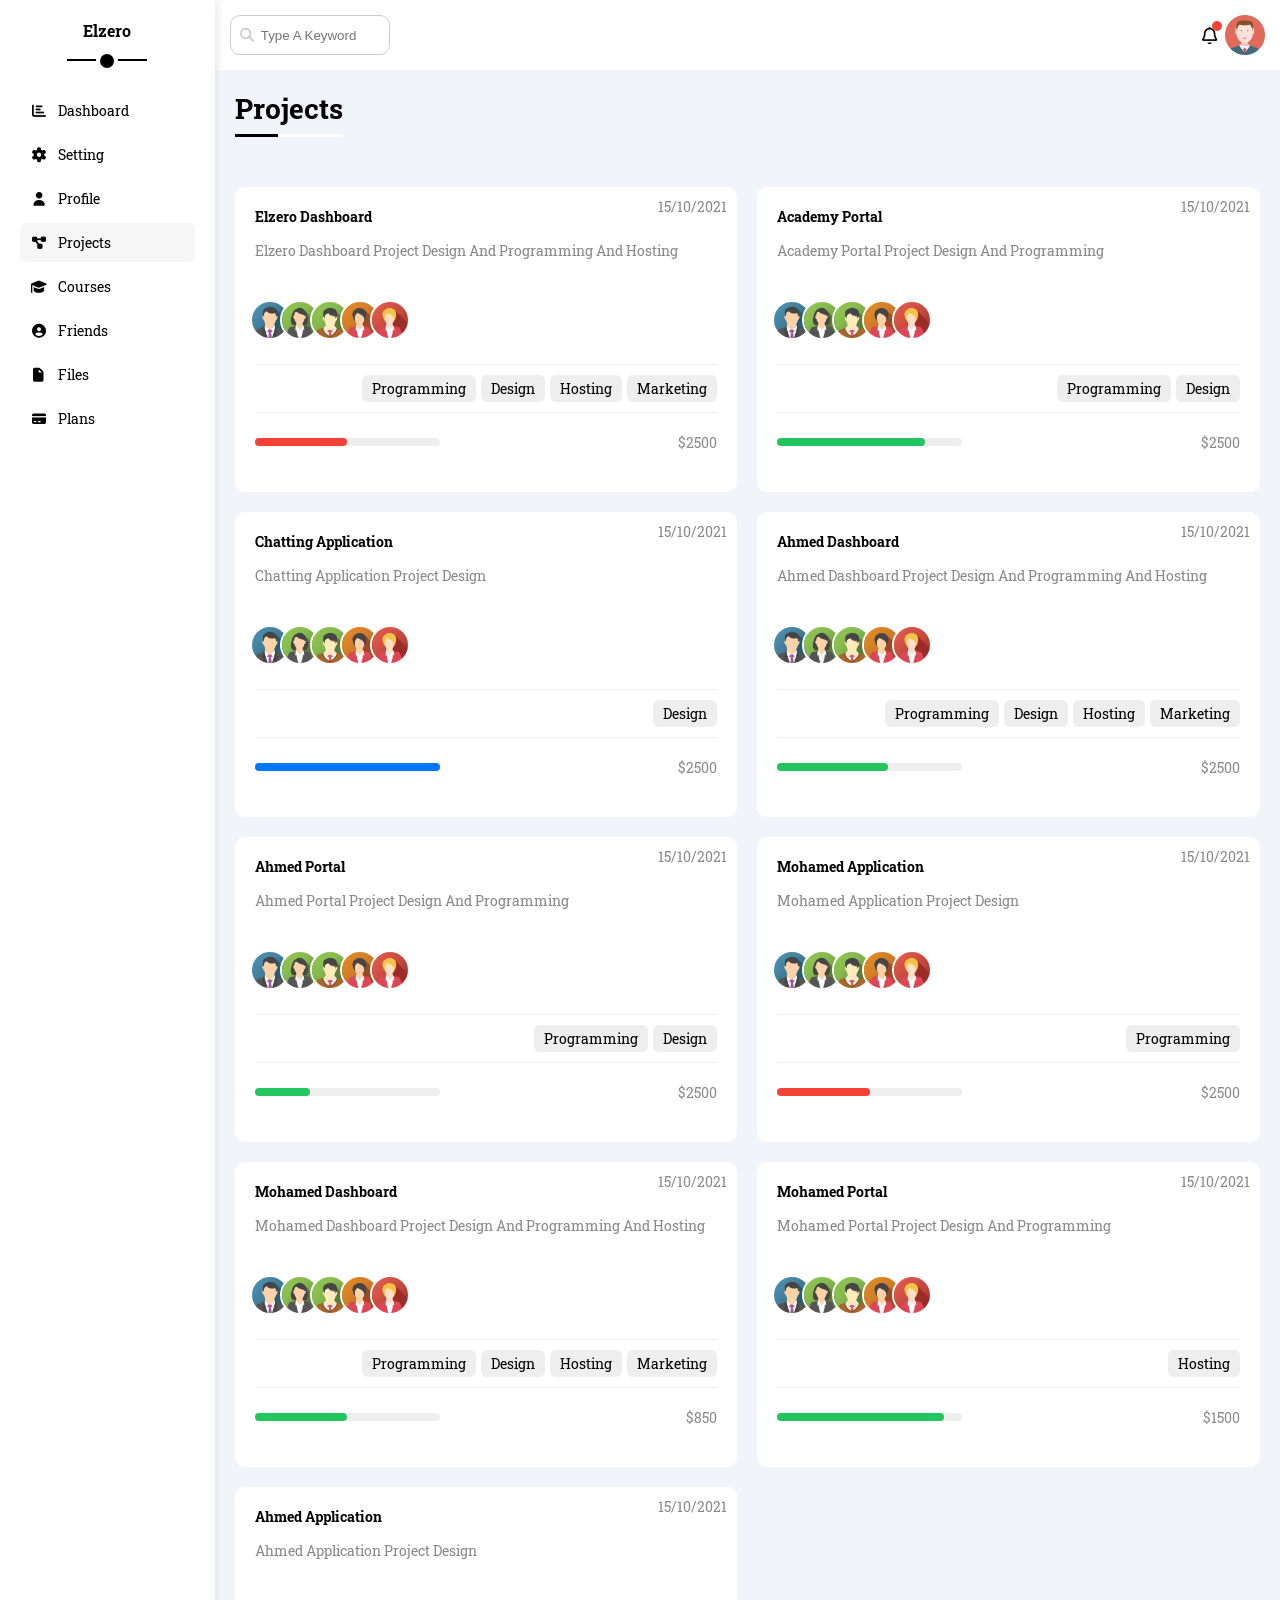
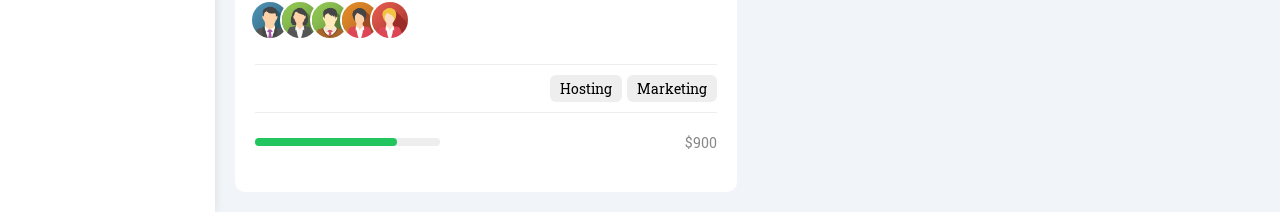
<file: Projects.html>
<!DOCTYPE html>
<html lang="en">
<head>
  <meta charset="UTF-8">
  <meta name="viewport" content="width=device-width, initial-scale=1.0">
  <link rel="stylesheet" href="Css/framework.css">
  <link rel="stylesheet" href="Css/dashboard.css">
  <!-- font awesome -->
   <!-- <link rel="stylesheet" href="https://cdnjs.cloudflare.com/ajax/libs/font-awesome/6.5.1/css/all.min.css"> -->
   <link rel="stylesheet" href="Css/all.min.css">
  <link rel="preconnect" href="https://fonts.googleapis.com">
<link rel="preconnect" href="https://fonts.gstatic.com" crossorigin>
<!-- google fonts -->
<link rel="preconnect" href="https://fonts.googleapis.com">
<link rel="preconnect" href="https://fonts.gstatic.com" crossorigin>
<link rel="preconnect" href="https://fonts.googleapis.com">
<link rel="preconnect" href="https://fonts.gstatic.com" crossorigin>
<link href="https://fonts.googleapis.com/css2?family=Fira+Code:wght@300..700&family=Roboto+Slab:wght@100..900&display=swap" rel="stylesheet">  <title>Projects</title>
</head>
<body>
  <div class="page d-flex">
  <aside class="p-20  bg-white  p-relative">
    <h3 class="p-relative txt-c mt-0">Elzero</h3>
    <ul>
      <li>
            <a href="index.html" class=" d-flex align-center fs-14 c-black rad-6 p-10  ">
              <i class="fa-solid fa-chart-bar fa-fw" ></i>
              <span class="hide-m">Dashboard</span>
            </a>
          </li>
          <li>
            <a href="setting.html" class=" d-flex align-center fs-14 c-black rad-6 p-10   ">
              <i class="fa-solid fa-gear fa-fw"></i>
              <span class="hide-m">Setting</span>
            </a>
          </li>
          <li>
            <a href="profile.html" class="  d-flex align-center fs-14 c-black rad-6 p-10   ">
              <i class="fa-solid fa-user fa-fw"></i>
              <span class="hide-m">Profile</span>
            </a>
          </li>
          <li>
            <a href="Projects.html" class=" active d-flex align-center fs-14 c-black rad-6  p-10">
              <i class="fa-solid fa-diagram-project fa-fw"></i>
              <span class="hide-m">Projects</span>
            </a>
          </li>
          <li>
            <a href="Courses.html" class="  d-flex align-center fs-14 c-black rad-6 p-10">
              <i class="fa-solid fa-graduation-cap fa-fw"></i>
              <span class="hide-m">Courses</span>
            </a>
          </li>
          <li>
            <a href="Friends.html" class="  d-flex align-center fs-14 c-black rad-6 p-10">
              <i class="fa-solid fa-circle-user fa-fw"></i>
              <span class="hide-m">Friends</span>
            </a>
          </li>
          <li>
            <a href="Files.html" class="  d-flex align-center fs-14 c-black rad-6 p-10">
              <i class="fa-solid fa-file fa-fw"></i>
              <span class="hide-m">Files</span>
            </a>
          </li>
          <li>
            <a href="Plans.html" class=" d-flex align-center fs-14 c-black rad-6 p-10">
              <i class="fa-solid fa-credit-card fa-fw"></i>
              <span class="hide-m">Plans</span>
            </a>
          </li>
    </ul>
  </aside>

  <div class="content w-full ">
    <!-- start header -->
    <header class="bg-white p-15 between-flex" >
      <div class="search p-relative" >
         <input class="none-ol p-10 rad-10" type="search" name="search" placeholder="Type A Keyword">
      </div>
      <div class="icons d-flex align-center">
        <span class="notification p-relative">
          <i class="fa-regular fa-bell fa-lg"></i>
        </span>
        <img src="images/avatar.png" alt="">
      </div>

    </header>
    <!-- end header -->
     <h1 class="p-relative">Projects</h1>
     <div class="project-content d-grid gap-20 p-20">
      <div class="box p-relative bg-white rad-10 p-20">
        <h4>Elzero Dashboard</h4>
        <span class="date c-grey fs-14">15/10/2021</span>
        <p class="c-grey fs-14">Elzero Dashboard Project Design And Programming And Hosting</p>
        <div class="logo d-flex p-relative">
          <div class="imag">
            <img src="images/team-01.png" alt="team">
          </div>
          <div class="imag">
            <img src="images/team-02.png" alt="team">
          </div>
          <div class="imag">
            <img src="images/team-03.png" alt="team">
          </div>
          <div class="imag">
            <img src="images/team-04.png" alt="team">
          </div>
          <div class="imag">
            <img src="images/team-05.png" alt="team">
          </div>
        </div>
        <ul class="d-flex">
          <li class="btn-shape">Programming</li>
          <li class="btn-shape">Design</li>
          <li class="btn-shape">Hosting</li>
          <li class="btn-shape">Marketing</li>
        </ul>
        <div class="mony d-flex between-flex">
          <div class="back">
            <div class="front" style="width: 50%;"></div>
          </div>
          <span class="c-grey fs-14">$2500</span>
        </div>

      </div>
      <div class="box p-relative bg-white rad-10 p-20">
        <h4>Academy Portal</h4>
        <span class="date c-grey fs-14">15/10/2021</span>
        <p class="c-grey fs-14">Academy Portal Project Design And Programming</p>
        <div class="logo d-flex p-relative">
          <div class="imag">
            <img src="images/team-01.png" alt="team">
          </div>
          <div class="imag">
            <img src="images/team-02.png" alt="team">
          </div>
          <div class="imag">
            <img src="images/team-03.png" alt="team">
          </div>
          <div class="imag">
            <img src="images/team-04.png" alt="team">
          </div>
          <div class="imag">
            <img src="images/team-05.png" alt="team">
          </div>
        </div>
        <ul class="d-flex">
          <li class="btn-shape">Programming</li>
          <li class="btn-shape">Design</li>
        </ul>
        <div class="mony d-flex between-flex">
          <div class="back">
            <div class="front" style="width: 80%;"></div>
          </div>
          <span class="c-grey fs-14">$2500</span>
        </div>

      </div>
      <div class="box p-relative bg-white rad-10 p-20">
        <h4>Chatting Application</h4>
        <span class="date c-grey fs-14">15/10/2021</span>
        <p class="c-grey fs-14">Chatting Application Project Design</p>
        <div class="logo d-flex p-relative">
          <div class="imag">
            <img src="images/team-01.png" alt="team">
          </div>
          <div class="imag">
            <img src="images/team-02.png" alt="team">
          </div>
          <div class="imag">
            <img src="images/team-03.png" alt="team">
          </div>
          <div class="imag">
            <img src="images/team-04.png" alt="team">
          </div>
          <div class="imag">
            <img src="images/team-05.png" alt="team">
          </div>
        </div>
        <ul class="d-flex">
          <li class="btn-shape">Design</li>
        </ul>
        <div class="mony d-flex between-flex">
          <div class="back">
            <div class="front" style="width: 100%;"></div>
          </div>
          <span class="c-grey fs-14">$2500</span>
        </div>

      </div>
      <div class="box p-relative bg-white rad-10 p-20">
        <h4>Ahmed Dashboard</h4>
        <span class="date c-grey fs-14">15/10/2021</span>
        <p class="c-grey fs-14">Ahmed Dashboard Project Design And Programming And Hosting</p>
        <div class="logo d-flex p-relative">
          <div class="imag">
            <img src="images/team-01.png" alt="team">
          </div>
          <div class="imag">
            <img src="images/team-02.png" alt="team">
          </div>
          <div class="imag">
            <img src="images/team-03.png" alt="team">
          </div>
          <div class="imag">
            <img src="images/team-04.png" alt="team">
          </div>
          <div class="imag">
            <img src="images/team-05.png" alt="team">
          </div>
        </div>
        <ul class="d-flex">
          <li class="btn-shape">Programming</li>
          <li class="btn-shape">Design</li>
          <li class="btn-shape">Hosting</li>
          <li class="btn-shape">Marketing</li>
        </ul>
        <div class="mony d-flex between-flex">
          <div class="back">
            <div class="front" style="width: 60%;"></div>
          </div>
          <span class="c-grey fs-14">$2500</span>
        </div>

      </div>
      <div class="box p-relative bg-white rad-10 p-20">
        <h4>Ahmed Portal</h4>
        <span class="date c-grey fs-14">15/10/2021</span>
        <p class="c-grey fs-14">Ahmed Portal Project Design And Programming</p>
        <div class="logo d-flex p-relative">
          <div class="imag">
            <img src="images/team-01.png" alt="team">
          </div>
          <div class="imag">
            <img src="images/team-02.png" alt="team">
          </div>
          <div class="imag">
            <img src="images/team-03.png" alt="team">
          </div>
          <div class="imag">
            <img src="images/team-04.png" alt="team">
          </div>
          <div class="imag">
            <img src="images/team-05.png" alt="team">
          </div>
        </div>
        <ul class="d-flex">
          <li class="btn-shape">Programming</li>
          <li class="btn-shape">Design</li>
        </ul>
        <div class="mony d-flex between-flex">
          <div class="back">
            <div class="front" style="width: 30%;"></div>
          </div>
          <span class="c-grey fs-14">$2500</span>
        </div>
      </div>
      <div class="box p-relative bg-white rad-10 p-20">
        <h4>Mohamed Application</h4>
        <span class="date c-grey fs-14">15/10/2021</span>
        <p class="c-grey fs-14">Mohamed Application Project Design</p>
        <div class="logo d-flex p-relative">
          <div class="imag">
            <img src="images/team-01.png" alt="team">
          </div>
          <div class="imag">
            <img src="images/team-02.png" alt="team">
          </div>
          <div class="imag">
            <img src="images/team-03.png" alt="team">
          </div>
          <div class="imag">
            <img src="images/team-04.png" alt="team">
          </div>
          <div class="imag">
            <img src="images/team-05.png" alt="team">
          </div>
        </div>
        <ul class="d-flex">
          <li class="btn-shape">Programming</li>
        </ul>
        <div class="mony d-flex between-flex">
          <div class="back">
            <div class="front" style="width: 50%;"></div>
          </div>
          <span class="c-grey fs-14">$2500</span>
        </div>

      </div>
      <div class="box p-relative bg-white rad-10 p-20">
        <h4>Mohamed Dashboard</h4>
        <span class="date c-grey fs-14">15/10/2021</span>
        <p class="c-grey fs-14">Mohamed Dashboard Project Design And Programming And Hosting</p>
        <div class="logo d-flex p-relative">
          <div class="imag">
            <img src="images/team-01.png" alt="team">
          </div>
          <div class="imag">
            <img src="images/team-02.png" alt="team">
          </div>
          <div class="imag">
            <img src="images/team-03.png" alt="team">
          </div>
          <div class="imag">
            <img src="images/team-04.png" alt="team">
          </div>
          <div class="imag">
            <img src="images/team-05.png" alt="team">
          </div>
        </div>
        <ul class="d-flex">
          <li class="btn-shape">Programming</li>
          <li class="btn-shape">Design</li>
          <li class="btn-shape">Hosting</li>
          <li class="btn-shape">Marketing</li>
        </ul>
        <div class="mony d-flex between-flex">
          <div class="back">
            <div class="front" style="width: 50%;"></div>
          </div>
          <span class="c-grey fs-14">$850</span>
        </div>

      </div>
      <div class="box p-relative bg-white rad-10 p-20">
        <h4>Mohamed Portal</h4>
        <span class="date c-grey fs-14">15/10/2021</span>
        <p class="c-grey fs-14">Mohamed Portal Project Design And Programming</p>
        <div class="logo d-flex p-relative">
          <div class="imag">
            <img src="images/team-01.png" alt="team">
          </div>
          <div class="imag">
            <img src="images/team-02.png" alt="team">
          </div>
          <div class="imag">
            <img src="images/team-03.png" alt="team">
          </div>
          <div class="imag">
            <img src="images/team-04.png" alt="team">
          </div>
          <div class="imag">
            <img src="images/team-05.png" alt="team">
          </div>
        </div>
        <ul class="d-flex">
          <li class="btn-shape">Hosting</li>
        </ul>
        <div class="mony d-flex between-flex">
          <div class="back">
            <div class="front" style="width: 90%;"></div>
          </div>
          <span class="c-grey fs-14">$1500</span>
        </div>

      </div>
      <div class="box p-relative bg-white rad-10 p-20">
        <h4>Ahmed Application</h4>
        <span class="date c-grey fs-14">15/10/2021</span>
        <p class="c-grey fs-14">Ahmed Application Project Design</p>
        <div class="logo d-flex p-relative">
          <div class="imag">
            <img src="images/team-01.png" alt="team">
          </div>
          <div class="imag">
            <img src="images/team-02.png" alt="team">
          </div>
          <div class="imag">
            <img src="images/team-03.png" alt="team">
          </div>
          <div class="imag">
            <img src="images/team-04.png" alt="team">
          </div>
          <div class="imag">
            <img src="images/team-05.png" alt="team">
          </div>
        </div>
        <ul class="d-flex">
          <li class="btn-shape">Hosting</li>
          <li class="btn-shape">Marketing</li>
        </ul>
        <div class="mony d-flex between-flex">
          <div class="back">
            <div class="front" style="width: 77%;"></div>
          </div>
          <span class="c-grey fs-14">$900</span>
        </div>
      </div>
     </div>
  </div>
</body>
</html>
</file>
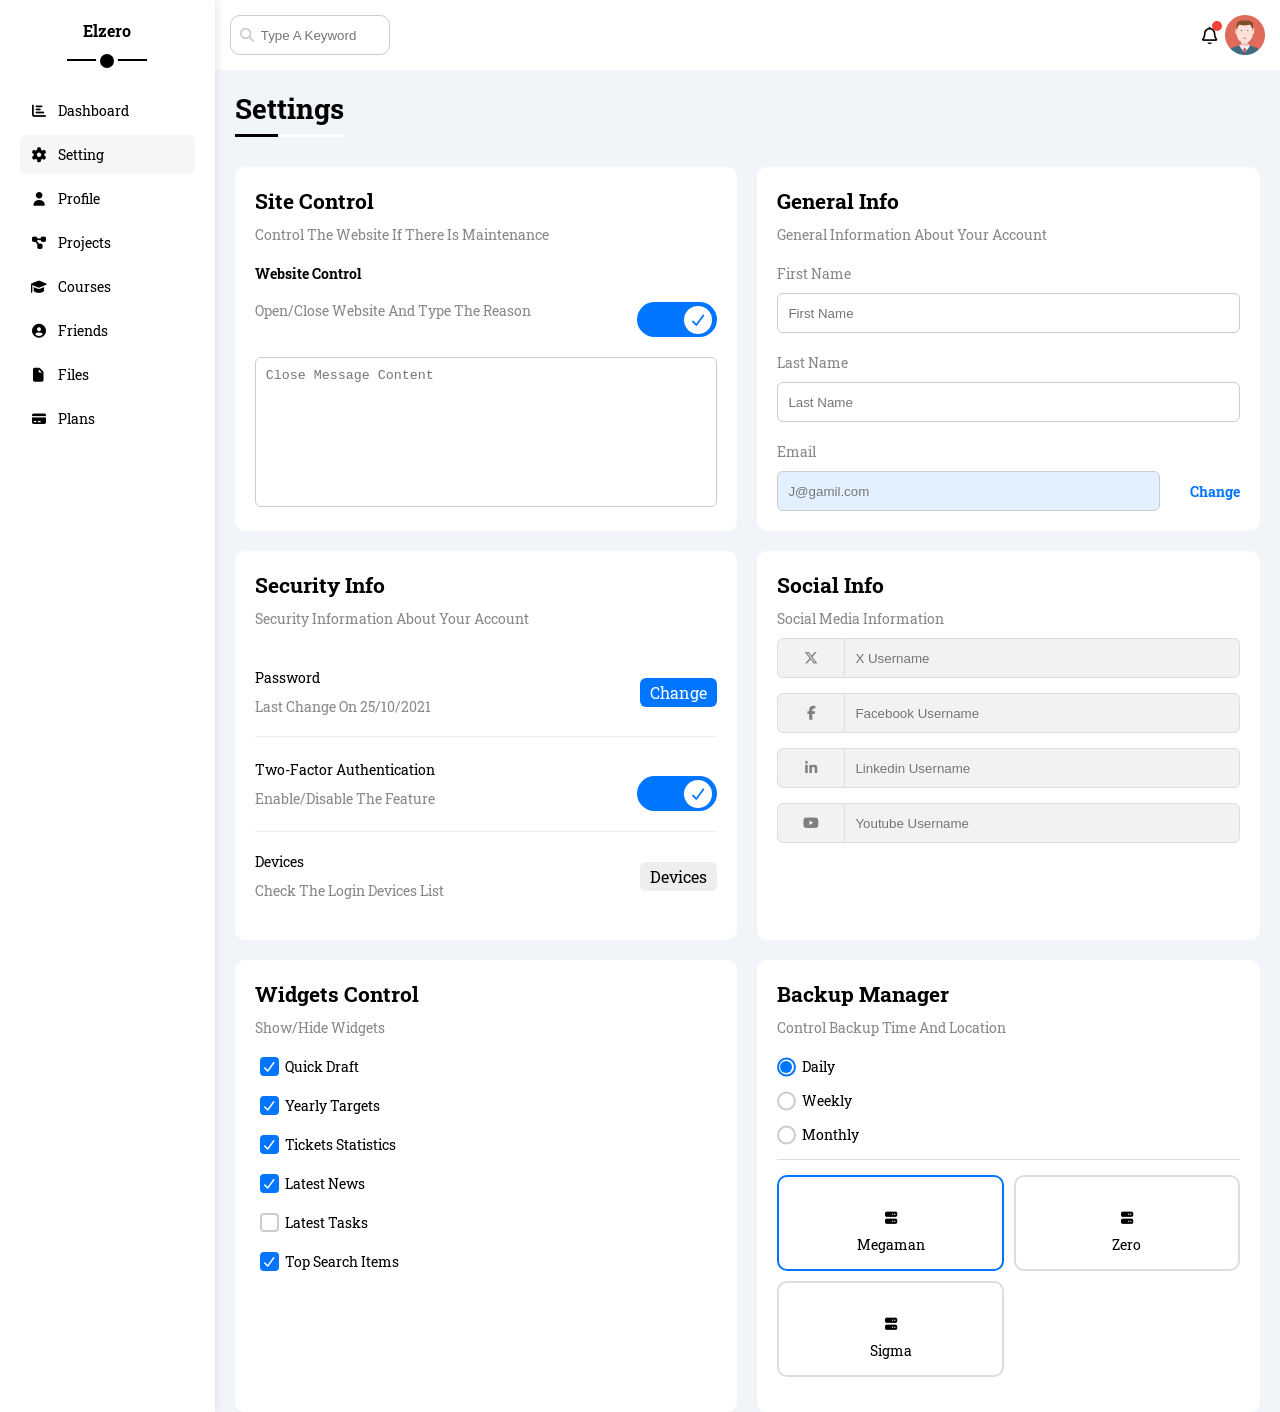
<file: setting.html>
<!doctype html>
<html lang="en">
  <head>
    <meta charset="UTF-8" />
    <meta name="viewport" content="width=device-width, initial-scale=1.0" />
    <link rel="stylesheet" href="Css/framework.css" />
    <link rel="stylesheet" href="Css/dashboard.css" />
    <!-- font awesome -->
    <!-- <link rel="stylesheet" href="https://cdnjs.cloudflare.com/ajax/libs/font-awesome/6.5.1/css/all.min.css"> -->
    <link rel="stylesheet" href="Css/all.min.css" />
    <link rel="preconnect" href="https://fonts.googleapis.com" />
    <link rel="preconnect" href="https://fonts.gstatic.com" crossorigin />
    <!-- google fonts -->
    <link rel="preconnect" href="https://fonts.googleapis.com" />
    <link rel="preconnect" href="https://fonts.gstatic.com" crossorigin />
    <link rel="preconnect" href="https://fonts.googleapis.com" />
    <link rel="preconnect" href="https://fonts.gstatic.com" crossorigin />
    <link
      href="https://fonts.googleapis.com/css2?family=Fira+Code:wght@300..700&family=Roboto+Slab:wght@100..900&display=swap"
      rel="stylesheet"
    />
    <title>Settings</title>
  </head>
  <body>
    <div class="page d-flex">
      <aside class="p-20 bg-white p-relative">
        <h3 class="p-relative txt-c mt-0">Elzero</h3>
        <ul>
          <li>
            <a
              href="index.html"
              class="d-flex align-center fs-14 c-black rad-6 p-10"
            >
              <i class="fa-solid fa-chart-bar fa-fw"></i>
              <span class="hide-m">Dashboard</span>
            </a>
          </li>
          <li>
            <a
              href="setting.html"
              class="active d-flex align-center fs-14 c-black rad-6 p-10"
            >
              <i class="fa-solid fa-gear fa-fw"></i>
              <span class="hide-m">Setting</span>
            </a>
          </li>
          <li>
            <a
              href="profile.html"
              class="d-flex align-center fs-14 c-black rad-6 p-10"
            >
              <i class="fa-solid fa-user fa-fw"></i>
              <span class="hide-m">Profile</span>
            </a>
          </li>
          <li>
            <a
              href="Projects.html"
              class="d-flex align-center fs-14 c-black rad-6 p-10"
            >
              <i class="fa-solid fa-diagram-project fa-fw"></i>
              <span class="hide-m">Projects</span>
            </a>
          </li>
          <li>
            <a
              href="Courses.html"
              class="d-flex align-center fs-14 c-black rad-6 p-10"
            >
              <i class="fa-solid fa-graduation-cap fa-fw"></i>
              <span class="hide-m">Courses</span>
            </a>
          </li>
          <li>
            <a
              href="Friends.html"
              class="d-flex align-center fs-14 c-black rad-6 p-10"
            >
              <i class="fa-solid fa-circle-user fa-fw"></i>
              <span class="hide-m">Friends</span>
            </a>
          </li>
          <li>
            <a
              href="Files.html"
              class="d-flex align-center fs-14 c-black rad-6 p-10"
            >
              <i class="fa-solid fa-file fa-fw"></i>
              <span class="hide-m">Files</span>
            </a>
          </li>
          <li>
            <a
              href="Plans.html"
              class="d-flex align-center fs-14 c-black rad-6 p-10"
            >
              <i class="fa-solid fa-credit-card fa-fw"></i>
              <span class="hide-m">Plans</span>
            </a>
          </li>
        </ul>
      </aside>
      <div class="content w-full">
        <!-- start header -->
        <header class="bg-white p-15 between-flex">
          <div class="search p-relative">
            <input
              class="none-ol p-10 rad-10"
              type="search"
              name="search"
              placeholder="Type A Keyword"
            />
          </div>
          <div class="icons d-flex align-center">
            <span class="notification p-relative">
              <i class="fa-regular fa-bell fa-lg"></i>
            </span>
            <img src="images/avatar.png" alt="" />
          </div>
        </header>
        <!-- end header -->
        <h1 class="p-relative">Settings</h1>
        <div class="wrapper d-grid gap-20">
          <!-- start Site Control -->
          <div class="Site-Control rad-10 p-20 bg-white">
            <h2 class="mb-10">Site Control</h2>
            <p class="c-grey mb-20">
              Control The Website If There Is Maintenance
            </p>
            <h4 class="mt-0">Website Control</h4>
            <div class="open-close d-flex between-flex">
              <p class="c-grey fs-14">Open/Close Website And Type The Reason</p>
              <label>
                <input class="toggle-checkbox" type="checkbox" checked />
                <div class="toggle-switch p-relative"></div>
              </label>
            </div>
            <textarea
              name="msg"
              style="resize: none"
              placeholder="Close Message Content"
            ></textarea>
          </div>
          <!-- end Site Control -->
          <!-- start General Info -->
          <div class="General-Info bg-white rad-10 p-20">
            <h2 class="mt-0 mb-10">General Info</h2>
            <p class="c-grey mb-20">General Information About Your Account</p>
            <form action="">
              <label for="fname">First Name</label>
              <input type="text" id="fname" placeholder="First Name" />
              <label for="lname">Last Name</label>
              <input type="text" id="lname" placeholder="Last Name" />
              <label for="email">Email</label>
              <div class="email d-flex between-flex">
                <input
                  type="email"
                  id="email"
                  placeholder="J@gamil.com"
                  disabled
                />
                <a href="#">Change</a>
              </div>
            </form>
          </div>
          <!-- end General Info -->
          <!-- start Security Info -->
          <div class="Security-Info bg-white rad-10 p-20">
            <h2 class="mt-0 mb-10">Security Info</h2>
            <p class="c-grey mb-20">Security Information About Your Account</p>
            <div class="box between-flex">
              <div class="info">
                <p class="mb-10">Password</p>
                <span class="c-grey fs-14">Last Change On 25/10/2021</span>
              </div>
              <a href="#" class="btn-shape bg-blue c-white fs-16">Change</a>
            </div>
            <div class="box between-flex">
              <div class="info">
                <p class="mb-10">Two-Factor Authentication</p>
                <span class="c-grey fs-14">Enable/Disable The Feature</span>
              </div>
              <label>
                <input class="toggle-checkbox" type="checkbox" checked />
                <div class="toggle-switch p-relative"></div>
              </label>
            </div>
            <div class="box between-flex">
              <div class="info">
                <p class="mb-10">Devices</p>
                <span class="c-grey fs-14">Check The Login Devices List</span>
              </div>
              <a href="#" class="btn-shape c-black fs-16">Devices</a>
            </div>
          </div>
          <!-- end Security Info -->
          <!-- start Social Info -->
          <div class="Social-Info bg-white rad-10 p-20">
            <h2 class="mt-0 mb-10">Social Info</h2>
            <p class="c-grey mb-10">Social Media Information</p>
            <div class="box-social d-flex">
              <div class="icon d-flex">
                <i class="fa-brands fa-x-twitter"></i>
              </div>
              <input type="text" name="un" placeholder="X Username" />
            </div>
            <div class="box-social d-flex">
              <div class="icon d-flex">
                <i class="fa-brands fa-facebook-f"></i>
              </div>
              <input type="text" name="un" placeholder="Facebook Username" />
            </div>
            <div class="box-social d-flex">
              <div class="icon d-flex">
                <i class="fa-brands fa-linkedin-in"></i>
              </div>
              <input type="text" name="un" placeholder="Linkedin Username" />
            </div>
            <div class="box-social d-flex">
              <div class="icon d-flex">
                <i class="fa-brands fa-youtube"></i>
              </div>
              <input type="text" name="un" placeholder="Youtube Username" />
            </div>
          </div>
          <!-- end Social Info -->
          <!--start Widgets Control -->
          <div class="Widgets-Control bg-white rad-10 p-20">
            <h2 class="mt-0 mb-10">Widgets Control</h2>
            <p class="c-grey fs-14 mb-20">Show/Hide Widgets</p>
            <div class="control">
              <input type="checkbox" name="Quick Draft" id="one" checked />
              <label for="one">Quick Draft</label>
            </div>
            <div class="control">
              <input type="checkbox" name="Quick Draft" id="two" checked />
              <label for="two">Yearly Targets</label>
            </div>
            <div class="control">
              <input type="checkbox" name="Quick Draft" id="three" checked />
              <label for="three">Tickets Statistics</label>
            </div>
            <div class="control">
              <input type="checkbox" name="Quick Draft" id="four" checked />
              <label for="four">Latest News</label>
            </div>
            <div class="control">
              <input type="checkbox" name="Quick Draft" id="five" />
              <label for="five">Latest Tasks</label>
            </div>
            <div class="control">
              <input type="checkbox" name="Quick Draft" id="six" checked />
              <label for="six">Top Search Items</label>
            </div>
          </div>
          <!--end Widgets Control -->
          <!-- start Backup Manager -->
          <div class="Backup-Manager bg-white rad-10 p-20">
            <h2 class="mt-0 mb-10">Backup Manager</h2>
            <p class="c-grey fs-14 mb-20">Control Backup Time And Location</p>
            <div class="check-radio">
              <input
                type="radio"
                name="Backup-Manager"
                id="Daily"
                value="Daily"
                checked
              />
              <label class="p-relative" for="Daily">Daily</label>
            </div>
            <div class="check-radio">
              <input
                type="radio"
                name="Backup-Manager"
                id="Weekly"
                value="Weekly"
              />
              <label class="p-relative" for="Weekly">Weekly</label>
            </div>
            <div class="check-radio">
              <input
                type="radio"
                name="Backup-Manager"
                id="Monthly"
                value="Monthly"
              />
              <label class="p-relative" for="Monthly">Monthly</label>
            </div>
            <div class="box d-grid">
              <label for="s-1">
                <input type="radio" name="server" id="s-1" checked />
                <i class="fa-solid fa-server"></i>
                Megaman
              </label>
              <label for="s-2">
                <input type="radio" name="server" id="s-2" />
                <i class="fa-solid fa-server"></i>
                Zero
              </label>
              <label for="s-3">
                <input type="radio" name="server" id="s-3" />
                <i class="fa-solid fa-server"></i>
                Sigma
              </label>
            </div>
          </div>
          <!-- end Backup Manager -->
        </div>
      </div>
    </div>
  </body>
</html>
</file>
<file: Css/framework.css>
:root {
  --blue-color :#0075ff;
  --blue-alt-color:#0d69d5;
  --orange-color: #f59e0b;
  --green-color: #22c55e;
  --red-color:#f44336;
  --grey-color: #888;
}
/* start box */
.d-flex {
  display: flex;
}
.align-center {
  align-items: center;
}
.d-grid{
  display: grid;
}
.d-block {
  display: block;
}
.gap-20 {
  gap: 20px;
}
.space-between {
  justify-content: space-between;
}
.space-around {
  justify-content: space-around;
}
@media (max-width:767px) {
  .hide-m {
    display: none;
  }
}
@media (max-width:767px) {
    .block-mobile {
      display: block;
    }
  }
/* end box */
/* start width + hight */
.w-full {
  width: 100%;
}
.w-fit {
  width: fit-content;
}
/* end width + hight */
/* start padding + margin */
.p-10 {
  padding: 10px;
}
.p-15 {
  padding: 15px;
}
.p-20 {
  padding: 20px;
}
.m-20 {
  margin: 20px;
}
.mt-0 {
  margin-top: 0;
}
.mt-5 {
  margin-top: 5px;
}
.mt-10 {
  margin-top: 10px;
}
.mt-20 {
  margin-top: 20px;
}
.mb-5 {
  margin-bottom: 5px;
}
.mb-10 {
  margin-bottom: 10px;
}
.mb-15 {
  margin-bottom: 15px;
}
.mb-20 {
  margin-bottom: 20px;
}

/* end padding + margin */
/* start color */
.bg-white {
  background-color: white;
}
.bg-eee {
  background-color: #eee;
}
.bg-blue {
  background-color:var(--blue-color);
}
.c-black {
  color: black;
}
.c-grey {
  color: var(--grey-color);
}
.c-white {
  color: white;
}
/* end color */
/* start position  */
.p-relative {
  position: relative;
}
/* end position  */
/* start font */
.txt-c {
  text-align: center;
}
.fs-12 {
  font-size: 12px;
}
.fs-14 {
  font-size: 14px;
}
.fs-15 {
  font-size: 15px;
}
.fs-16 {
  font-size: 16px;
}
.fs-30 {
  font-size: 30px;
}
.fw-bold {
  font-weight: bold;
}
@media (max-width:767px) {
  .txt-c-mobile {
    text-align: center;
  }
}
/* end font */
/* start border + outline */
.rad-6 {
  border-radius: 6px;
}
.rad-10 {
  border-radius: 10px;
}
.none-ol {
  outline: none;
}
.b-none {
  border: none;
}
/* end border + outline*/
/* small screen */

/* small screen */
/* Start com */
.between-flex {
  display: flex;
  justify-content: space-between;
  align-items: center;
}
.btn-shape {
  padding: 4px 10px;
  border-radius: 6px;
}
</file>
<file: Css/dashboard.css>
/* start global rules */
* {
  box-sizing: border-box;
  padding: 0;
  margin: 0;
}
html {
  scroll-behavior: smooth;
}
body {
  font-family: "Roboto Slab", sans-serif;
  color: #000;
  background-color: #eee;
  font-size: 14px;
}
::-webkit-scrollbar {
  width: 15px;
}
::-webkit-scrollbar-track {
  background-color: #fff;
}
::-webkit-scrollbar-thumb {
  background-color: var(--blue-color);
}
::-webkit-scrollbar-thumb:hover {
  background-color: var(--blue-alt-color);
}
ul {
  list-style: none;
}
a {
  text-decoration: none;
}
.container {
  padding: 0 15px;
  margin: 0 auto;
}
:root {
  --blue-color :#0075ff;
  --blue-alt-color:#0d69d5;
  --orange-color: #f59e0b;
  --green-color: #22c55e;
  --red-color:#f44336;
  --grey-color: #888;
  --main-padding-top-bottom:20px;
  --main-box-shadow: 0 0 10px #ddd;
  --main-border-bottom:1px solid #eee;
  --border-circle:50%;

}
/* end global rules */
.page {
  min-height: 100vh;
  background-color: #f1f5f9;
}
/*start side bar */
aside {
  box-shadow:var(--main-box-shadow);
  width: 250px;
  z-index: 1;
}
aside > h3{
  margin-block-end: 50px;
}
aside > h3::after,
aside > h3::before {
  content: '';
  position: absolute;
  background-color: #000;
  left: 50%;
  transform: translate(-50%);
}
aside > h3::after {
  width: 14px;
  height: 14px;
  border-radius:var(--border-circle);
  inset-block-end: -31px;
  border: 4px solid white;
}
aside > h3::before {
  width: 80px;
  inset-block-end: -20px;
  height: 2px;
}
aside ul li a {
  transition: 0.3s;
  margin-block-end: 5px;
}
aside ul li a:hover ,
aside ul li a.active {
  background-color: #f6f6f6;
}
aside ul li a span  {
  font-size: 14px;
  margin-inline-start: 10px;
}
@media (max-width :767px) {
  .page aside {
    width: 62px;
    padding: 10px 0;
  }
  aside h3 {
    font-size: 12px;
    margin-block-end: 15px;
  }
  aside h3::after,
  aside h3::before {
    display: none;
  }
  .page aside ul li a {
    padding-inline-start: 16px;
  }
}
/*end side bar */
/* start content  */
.content {
  overflow: hidden;
}
/* start Header */
header .search::before {
  position: absolute;
  font-family:"Font Awesome 7 Free" ;
  content:"\f002";
  font-weight: 800;
  inset-block-start: 50%;
  transform: translatey(-50%);
  inset-inline-start: 10px;
  margin-inline-end: 8px;
  color:#ccc;
  transition: .3s;
}
header .search input {
  padding-inline-start: 30px;
  transition:width .3s;
  width: 160px;
  border: 1px solid #ccc;
  height: 40px;

}
header .search input:focus-within {
  width:200px ;
}
header .search:has(input:focus-within)::before {
  color: #000;
}
header .search input:focus::placeholder {
  opacity: 0;
}
header .icons {
  align-items: center;
}
header .icons img {
  width: 40px;
}
header .icons .notification {
  margin-inline-end: 5px;
}
header .icons .notification::before{
  content: '';
  position: absolute;
  width: 10px;
  height: 10px;
  border-radius: var(--border-circle);
  background-color: var(--red-color);
  inset-block-start: -5px;
  inset-inline-start: 14px;
}
/* end Header */
/* start title */
.page h1 {
  margin:20px 20px 40px;
  width: fit-content;
}
.page h1::after,
.page h1::before {
  position: absolute;
  content: "";
  inset-block-end: -10px;
  height:3px;
}
.page h1::after {
  inset-inline-start: 0px;
  background-color: #fff;
  width: 100%;
}
.page h1::before {
  inset-inline-start: 0;
  background-color: #000;
  z-index: 2;
  width: 40%;
}
/* end title */
/* start wrapper */
.wrapper {
  grid-template-columns: repeat(auto-fill,minmax(450px,1fr));
  margin-inline-end: 20px;
  margin-inline-start: 20px;
}
@media (max-width:767px) {
  .wrapper {
  grid-template-columns: minmax(200px,1fr);
  margin-inline-end: 10px;
  margin-inline-start: 10px;
  gap: 10px;
}
}
/* end wrapper */
/* start welcome */
.welcome {
  overflow: hidden;/
}
.welcome .intro img {
  width: 170px;
}
.welcome .avatar {
  width: 60px;
  height: 60px;
  border-radius: var(--border-circle);
  border: 2px solid white;
  box-shadow: var(--main-box-shadow);
  margin-block-start: -30px;
  margin-inline-start: 20px;
}
.welcome .body {
  border-block-end: var(--main-border-bottom);
  border-block-start: 1px solid #eee;
}
.welcome .body > div:not(:last-child) {
  margin-block-end: 20px;
}
.welcome .visit {
  margin: 0 15px 15px auto;
  transition: .3s;
}
.welcome .visit:hover{
  background-color: var(--blue-alt-color);
}
@media (max-width:767px) {
  .welcome .avatar {
    margin-inline-start: 0;
  }
}
/* end welcome*/
/* start Quick Draft */
.Quick-Draft {
  overflow: hidden;
}
.Quick-Draft form input[type="text"] {
  height: 40px;
}
.Quick-Draft form textarea{
  height: 150px;
  resize: none;
}
.Quick-Draft form input[type="submit"] {
  margin: 20px 0px 0 auto;
}
.Quick-Draft form input[type="submit"]:hover{
  background-color: var(--blue-alt-color);
}
/* end Quick Draft */
/* start Yearly-Targets */
.Yearly-Targets .info {
  flex-wrap: wrap;
}
.Yearly-Targets .box{
  margin-block-end: 20px;
  align-items: center;
  gap: 20px;
}
.Yearly-Targets .box:nth-of-type(1) .icon,
.Yearly-Targets .box:nth-of-type(2) .icon,
.Yearly-Targets .box:nth-of-type(3) .icon {
 height: 80px;
 width: 100px;
 display: flex;
 justify-content: center;
 align-items: center;
}
.Yearly-Targets .box:nth-of-type(1) .icon {
  background-color: #0d69d54d;
}
.Yearly-Targets .box:nth-of-type(2) .icon{
 background-color: #f59e0b3d;
 }
.Yearly-Targets .box:nth-of-type(3) .icon{
 background-color: #22c55e2b;
}
.Yearly-Targets .box:nth-of-type(1) .icon i,
.Yearly-Targets .box:nth-of-type(2) .icon i,
.Yearly-Targets .box:nth-of-type(3) .icon i {
  font-size: 20px;
}
.Yearly-Targets .box:nth-of-type(1) .icon i {
 color: var(--blue-color);
}
.Yearly-Targets .box:nth-of-type(2) .icon i {
 color: var(--orange-color);
}
.Yearly-Targets .box:nth-of-type(3) .icon i {
 color: var(--green-color);
}
.Yearly-Targets .box:nth-of-type(1) .o-line,
.Yearly-Targets .box:nth-of-type(2) .o-line,
.Yearly-Targets .box:nth-of-type(3) .o-line {
 height: 5px;
}
.Yearly-Targets .box:nth-of-type(1) .o-line {
 background-color: #0d69d54d;
}
.Yearly-Targets .box:nth-of-type(2) .o-line {
 background-color: #f59e0b3d;
}
.Yearly-Targets .box:nth-of-type(3) .o-line {
 background-color: #22c55e2b;
}
.Yearly-Targets .box:nth-of-type(1) .o-line .line {
  background-color: var(--blue-color);
}
.Yearly-Targets .box:nth-of-type(2) .o-line .line {
  background-color: var(--orange-color);
}
.Yearly-Targets .box:nth-of-type(3) .o-line .line {
  background-color: var(--green-color);
}
.Yearly-Targets .box:nth-of-type(1) .o-line .line::before,
.Yearly-Targets .box:nth-of-type(2) .o-line .line::before,
.Yearly-Targets .box:nth-of-type(3) .o-line .line::before {
  content: "";
  position: absolute;
  inset-inline-end: -6px;
  inset-block-start: -8px;
  border-color: transparent;
  border-style: solid;
  border-width: 6px;
}
.Yearly-Targets .box:nth-of-type(1) .o-line .line::before {
    border-top-color: var(--blue-color);
}
.Yearly-Targets .box:nth-of-type(2) .o-line .line::before {
    border-top-color:var(--orange-color);
}
.Yearly-Targets .box:nth-of-type(3) .o-line .line::before {
    border-top-color: var(--green-color);
}
.Yearly-Targets .box:nth-of-type(1) .o-line .line::after {
  content: "80%";
  background-color: var(--blue-color);
}
.Yearly-Targets .box:nth-of-type(2) .o-line .line::after {
  content: "55%";
  background-color: var(--orange-color);
}
.Yearly-Targets .box:nth-of-type(3) .o-line .line::after {
  content: "75%";
  background-color: var(--green-color);
}
.Yearly-Targets .box:nth-of-type(1) .o-line .line::after,
.Yearly-Targets .box:nth-of-type(2) .o-line .line::after,
.Yearly-Targets .box:nth-of-type(3) .o-line .line::after {
  position: absolute;
  inset-inline-end: -18px;
  inset-block-start: -25px;
  color: #fff;
  border-radius: 6px;
  padding: 2px;
  font-size: 13px;
}
/* end Yearly-Targets */
/* start Tickets Statistics */
.Tickets-Statistics .box{
  grid-template-columns: repeat(auto-fill,minmax(200px,1fr));
  gap: 10px;
}
.Tickets-Statistics .box .info {
  border: 1px solid #ccc;
  text-align: center;
}
.Tickets-Statistics .box .info:nth-of-type(1) i {
  color: var(--orange-color);
}
.Tickets-Statistics .box .info:nth-of-type(2) i {
  color: var(--blue-color);
}
.Tickets-Statistics .box .info:nth-of-type(3) i {
  color: var(--green-color);
}
.Tickets-Statistics .box .info:nth-of-type(4) i {
  color: var(--red-color);
}
.Tickets-Statistics .box .info p {
  font-size:20px;
  font-weight: bold;
}
/* end Tickets Statistics */
/* start Latest News */
.Latest-News .box{
  align-items: center;
  border-block-end: var(--main-border-bottom);
  padding: var(--main-padding-top-bottom) 0;
}

.Latest-News .box img{
  width: 100px;
  margin-inline-end: 20px;
}
.Latest-News .box .title{
  font-weight: bold;
}
.Latest-News .box p span{
  display: block;
  font-weight: normal;
  margin-block-start: 10px;
}
.Latest-News .box span:not(.box p span){
  display: block;
  margin: 0  0 0 auto;
  background-color: #eee;
  padding: 5px 10px;
  font-size: 14px;
}
/* screen mobile */
@media (max-width:767px) {
  .Latest-News .box img {
    margin-block-end: 15px;
  }
  .Latest-News .box {
    flex-direction: column;
    text-align: center;
  }
.Latest-News .box span:not(.box p span) {
  margin: 10px 0 0 0;
}
  }
/* end Latest News */
/* start Latest Tasks */
.Latest-Tasks .box{
  padding: 10px 0;
  justify-content: space-between;
}
.Latest-Tasks .box:not(:last-of-type) {
  border-block-end: var(--main-border-bottom);
}
.Latest-Tasks .box > div p{
  font-size: 16px;
  font-weight: bold;
}
.Latest-Tasks .box:nth-of-type(4) > div p ,
.Latest-Tasks .box:nth-of-type(4) > div span {
  text-decoration: line-through;
  color: #ccc;
}
.Latest-Tasks .box i{
  /* margin: 0 0 0 auto; */
  transition: .3s;
}
.Latest-Tasks .box i:hover {
  color: var(--red-color);
}
/* end Latest Tasks */
/* start Top Search Items */
.Top-Search-Items .box {
  padding: 15px 0;
  align-items: center;
  justify-content: space-between;
}
/* end Top Search Items */
/* start Latest Uploads */
.Latest-Uploads ul li {
  padding: 10px 0;
}
.Latest-Uploads ul li:not(li:last-child) {
  border-block-end: var(--main-border-bottom);
}
.Latest-Uploads ul li div {
  width: 160px;
  display: flex;
  gap: 10px;
  /* font-size: 12px; */
}
.Latest-Uploads ul li div img{
  max-width: 30px;
}
.Latest-Uploads ul li div .info {
  display: block;
}
.Latest-Uploads ul li div .info p {
  margin-block-end: 5px;
}
.Latest-Uploads ul li div .info span{
  display: block;
}
.Latest-Uploads ul li span {
  font-size: 14px;
}
/* end Latest Uploads */
/* start Last Project Progress */
.Last-Project-Progress .content {
  justify-content: space-between;
}
.Last-Project-Progress .content ul li{
  display: flex;
  align-items: center;
  margin-block-end: 20px;
}
.Last-Project-Progress .content ul li > span{
  margin-inline-end: 15px;
  width: 30px;
  height: 30px;
  border-radius: var(--border-circle);
  border: 3px solid var(--blue-color);
}
.Last-Project-Progress .content ul li:not(:last-child) > span::before {
  content: '';
  position: absolute;
  background-color: var(--blue-color);
  width: 25px;
  height: 4px;
  inset-inline-start:  50%;
  inset-block-start: 142%;
  transform: translatex(-50%) rotate(270deg);
}
.Last-Project-Progress .content ul li span > .in,
.Last-Project-Progress .content ul li span > .in {
  position: absolute;
  inset-block-start: 50%;
  inset-inline-start: 50%;
  transform: translate(-50%,-50%);
  width: 27px;
  height: 27px;
  border-radius: var(--border-circle);
  border: 2px solid #fff;
}
.Last-Project-Progress .content ul li:not(:nth-child(4),:last-child) span > .in  {
  background-color: var(--blue-color);
}
.Last-Project-Progress .content ul li:nth-child(4) span > .in {
  animation: Flicker 1.5s linear infinite reverse;
}
.Last-Project-Progress .content .image {
  width: 30%;
}
.Last-Project-Progress .content .image img{
  width: 200px;
  position: absolute;
  bottom: 0;
  right: 0px;
  opacity: .2;
}
@keyframes Flicker {
  to {
    background-color: #fff;
  }
  from {
    background-color: var(--blue-color);
  }
}
/* end Last Project Progress */
/* start Reminders */
.Reminders .box {
  display: flex;
  align-items: center;
  justify-content: flex-start;
  gap: 10px;
}
.Reminders .box .logo{
  height: 50px;
  width: 50px;
  border-inline-end: 2px solid;
  display: flex;
  align-items: center;
  justify-content: center;
}
.Reminders .box:nth-of-type(1) .logo {
  border-color: var(--blue-color);
}
.Reminders .box:nth-of-type(2) .logo {
  border-color: var(--green-color);
}
.Reminders .box:nth-of-type(3) .logo {
  border-color: var(--orange-color);
}
.Reminders .box:nth-of-type(4) .logo {
  border-color: var(--red-color);
}
.Reminders .box .logo::before {
  content: '';
  width: 15px;
  height: 15px;
  border-radius: var(--border-circle);
}
.Reminders .box:nth-of-type(1) .logo::before {
  background-color: var(--blue-color);
}
.Reminders .box:nth-of-type(2) .logo::before {
  background-color: var(--green-color);
}
.Reminders .box:nth-of-type(3) .logo::before {
  background-color: var(--orange-color);
}
.Reminders .box:nth-of-type(4) .logo::before {
  background-color: var(--red-color);
}
.Reminders .box .info p {
  font-weight: bold;
}
.Reminders .box .info {
  width: calc(100% - 15px);
}
/* end Reminders */
/* start Latest Post */
.Latest-Post .info {
  align-items: center;
  border-block-end: var(--main-border-bottom);
  padding: var(--main-padding-top-bottom) 0;
}
.Latest-Post .info img{
  max-width: 50px;
  margin-inline-end: 20px;
}
.Latest-Post .info div p{
  font-weight: bold;
  font-size: 18px;
}
.Latest-Post > p{
  border-block-end: var(--main-border-bottom);
  line-height: 1.6;
}
@media (max-width:767px) {
  .Latest-Post > p {
    text-align: center;
  }
}
/* end Latest Post */
/* start Social Media Stats */
.Social-Media-Stats .social {
  align-items: center;
  padding-inline-end: 10px;
}
.Social-Media-Stats .social:nth-of-type(1) {
  background-color:#00000030 ;
}
.Social-Media-Stats .social:nth-of-type(2) {
  background-color: #0075ff33;
}
.Social-Media-Stats .social:nth-of-type(3) {
  background-color: #f4433640;
}
.Social-Media-Stats .social:nth-of-type(4) {
  background-color:#3773ba5e ;
}
.Social-Media-Stats .social > div {
  display: flex;
  align-items: center;
  gap: 10px;
}
.Social-Media-Stats .social > div span {
  width: 50px;
  height: 50px;
  position: relative;
  background-color: #0075ff;
  transition: .3s;
  display: flex;
  align-items: center;
  justify-content: center;
}
.Social-Media-Stats .social > div span:hover {
  transform: rotate(10deg);
}
.Social-Media-Stats .social:nth-of-type(1) > div span {
  background-color: black;
}
.Social-Media-Stats .social:nth-of-type(2) > div span {
  background-color: var(--blue-color);
}
.Social-Media-Stats .social:nth-of-type(3) > div span {
  background-color: var(--red-color);
}
.Social-Media-Stats .social:nth-of-type(4) > div span {
  background-color: #3773ba;
}
.Social-Media-Stats .social > div span::before {
  font-family: "Font Awesome 7 Brands";
  font-weight: 500;
  font-size: 30px;
  color: #fff;
}
.Social-Media-Stats .social:nth-of-type(1) > div span::before {
  content:"\e61b";
}
.Social-Media-Stats .social:nth-of-type(2) > div span::before {
  content:"\f39e";
}
.Social-Media-Stats .social:nth-of-type(3) > div span::before {
  content:"\f167";
}
.Social-Media-Stats .social:nth-of-type(4) > div span::before {
  content:"\f08c";
}
.Social-Media-Stats .social a {
  color: white;
  font-size: 14px;
}
.Social-Media-Stats .social:nth-of-type(1) a {
  background-color:black ;
}
.Social-Media-Stats .social:nth-of-type(2) a {
  background-color:var(--blue-color) ;
}
.Social-Media-Stats .social:nth-of-type(3) a {
  background-color:var(--red-color) ;
}
.Social-Media-Stats .social:nth-of-type(4) a {
  background-color: #3773ba;
}
/* end Social Media Stats */
/* start Projects */
.Projects {
  grid-column: 2 span;
}
@media (max-width:1199px) {
  .Projects {
    grid-column: 1;
  }
}
.Projects table {
  border-spacing: 0;
  border-inline-start: 1px solid #eee;
  min-width: 1000px;
}
.Projects .table-responsive {
  overflow-x: auto;
}
.Projects table tr {
  transition: .3s;
}
.Projects table tr:hover {
  background-color: #f9f9f9;
}
.Projects table th {
  text-align: start;
  padding: 20px;
  background-color: #eee;
}
.Projects table td {
  border-inline-end: 1px solid #eee;
  border-block-end: var(--main-border-bottom);
  margin: 0;
  padding: 20px;
}
.Projects table td .image {
  width: 200px;
}
.Projects table td .image img {
  width: 30px;
  height: 30px;
  border-radius: var(--border-circle);
  border: 3px solid white;
}
.Projects table td .image img:not(:nth-child(1)) {
  margin-inline-start: -20px;
}
.Projects table tr td p {
  width: fit-content;
}
.Projects table tr:nth-child(2) td:last-child p {
  background-color: var(--orange-color);
}
.Projects table tr:nth-child(3) td:last-child p {
  background-color: var(--blue-color);
}
.Projects table tr:nth-child(4) td:last-child p {
  background-color: var(--green-color);
}
.Projects table tr:nth-child(5) td:last-child p {
  background-color: var(--green-color);
}
.Projects table tr:nth-child(6) td:last-child p {
  background-color: var(--red-color);
}
.Projects table tr:nth-child(7) td:last-child p {
  background-color: var(--orange-color);
}
/* end Projects */
/* end content  */
/* start setting page */
/* start Site Control */
 .toggle-switch {
  width: 80px;
  height:35px;
  background-color: #ccc;
  border-radius: 20px;
  padding: 5px 0;
  cursor: pointer;
  transition: .3s;
}
.toggle-checkbox:checked + .toggle-switch {
  background-color: var(--blue-color);
}
.toggle-checkbox:checked + .toggle-switch::before {
  inset-inline-start: 47px;
  color: var(--blue-color);
  content: "\f00c";
}
 .toggle-switch::before {
  font-family: "Font Awesome 7 Free";
  content: " \f00d";
  display: flex;
  align-items: center;
  color: #aaa;
  justify-content: center;
  font-weight: 900;
  position: absolute;
  width: 28px;
  height: 28px;
  inset-block-start: 50%;
  transform: translateY(-50%);
  border-radius: var(--border-circle);
  background-color: white;
  inset-inline-start: 5px;
  transition: .3s;
}
.Site-Control textarea {
  width: 100%;
  height: 150px;
  border-radius: 6px;
  border-color: #ccc;
  margin-block-start: 20px;
  padding: 10px;
}
.Site-Control textarea:focus {
  outline: none;
}
/* end Site Control */
/* start General Info */
.General-Info form label {
  color:#888;
  display: block;
  margin-block-end: 10px;
  font-size: 14px;
}
.General-Info form input {
  width: 100%;
  height: 40px;
  border-radius: 6px;
  border: none;
  border: 1px solid #ccc;
  padding: 10px;
  margin-block-end: 20px;
}
.General-Info form input:focus {
  outline: none;
}
.General-Info form .email  {
  align-items: center;
}
.General-Info form .email input[type="email"] {
  width: calc(100% - 80px);
  background-color: #0077ff1c;
  margin: 0;
  cursor:not-allowed;
}
.General-Info form .email a{
  color: var(--blue-color);
  font-weight: bold;
}
/* end General Info */
/* start Security Info */
.Security-Info .box {
  padding: var(--main-padding-top-bottom) 0;
}
.toggle-checkbox {
  appearance: none;
}
.Security-Info .box:not(:last-child) {
  border-block-end: var(--main-border-bottom);
}
.Security-Info .box:last-child  a {
  background-color: #eee;
}
.Security-Info .box:first-of-type  a {
  transition: .3s;
}
.Security-Info .box:first-of-type  a:hover {
  background-color: var(--blue-alt-color);
}
/* end Security Info */
/* start Social Info */
.Social-Info  .box-social{
  align-items: center;
  width: 100%;
  height: 40px;
  border-radius: 6px;
  border: 1px solid #ddd;
  background-color: #cccccc42;
  margin-block-end: 15px;
}
.Social-Info  .box-social .icon {
  flex-basis: 15%;
  align-items: center;
  justify-content: center;
  border-inline-end: 1px solid #ddd;
  height: inherit;
}
.Social-Info  .box-social .icon i {
  color: gray;
  transition: .3s;
}
.Social-Info  .box-social input {
  background-color: transparent;
  flex-basis: 88%;
  height: inherit;
  border: none;
  padding: 10px;
}
.Social-Info  .box-social input:focus {
  outline: none;
}
.Social-Info  .box-social:has(input:focus)  .icon i {
  color: black;
}
/* end Social Info */
/* start Widgets Control */
.Widgets-Control .control {
  display: flex;
  align-items: center;
}
.Widgets-Control .control input{
  appearance: none;
}
.Widgets-Control .control label {
  position: relative;
  margin:0 0 20px 30px;
  cursor: pointer;
}
.Widgets-Control .control label::before,
.Widgets-Control .control label::after {
  position: absolute;
  width: 15px;
  height: 15px;
  transition: .3s;
}
.Widgets-Control .control label::before {
  content: '';
  border: 2px solid #ccc;
  border-radius: 4px;
  left: -25px;
}
.Widgets-Control .control label::after {
  font-family: "Font Awesome 7 Free";
  content: "\f00c";
  color: transparent;
  font-weight: 800;
  font-size: 12px;
  display: flex;
  align-items: center;
  justify-content: center;
  background-color: var(--blue-color);
  left: -23px;
  top: 50%;
  margin-top: -7.5px;
  transform: scale(0) rotate(360deg);
}
.Widgets-Control .control input[type="checkbox"]:checked + label::before {
  border-color: var(--blue-color);
  border-radius: 4px;
}
.Widgets-Control .control input[type="checkbox"]:checked +label::after {
  color: white;
  transform: scale(1) rotate(-360deg);
}
.Widgets-Control .control label:hover::before {
  border-color: var(--blue-color);
}

/* end Widgets Control */
/* start Backup Manager */
.Backup-Manager .check-radio {
  margin-block-end: 15px;
  display: flex;
  align-items: center;
  justify-content: flex-start;
}
.Backup-Manager .check-radio input[type="radio"] {
  appearance: none;
}
.Backup-Manager .check-radio input[type="radio"]:checked + label::after {
  background-color: var(--blue-color);
}
.Backup-Manager .check-radio input[type="radio"]:checked + label::before {
  border-color: var(--blue-color);
}
.Backup-Manager .check-radio label {
  margin-inline-start: 25px;
  padding: 0;
  cursor: pointer;
}
.Backup-Manager .check-radio label::before,
.Backup-Manager .check-radio label::after {
  position: absolute;
  content: '';
  border-radius: var(--border-circle);
  inset-block-start: 50%;
  transform: translate(0 ,-50%);
  transition: .3s;
}
.Backup-Manager .check-radio label::before {
  width: 15px;
  height: 15px;
  border: 2px solid #ccc;
  inset-inline-start: -25px;
}
.Backup-Manager .check-radio label::after {
  width: 12px;
  height: 12px;
  inset-inline-start: -22px;
}
.Backup-Manager .box {
  border-block-start: 1px solid #ddd;
  padding: 15px 0;
  grid-template-columns: repeat(auto-fill,minmax(180px ,1fr));
  gap: 10px;
}
.Backup-Manager .box label {
  border: 2px solid #ddd;
  border-radius: 10px;
  padding: 15px;
  transition: .3s;
  text-align: center;
  cursor: pointer;
}
.Backup-Manager .box label input[type="radio"] {
  appearance: none;
}
.Backup-Manager .box label:has(input[type="radio"]:checked) {
  border-color: var(--blue-color);
}
.Backup-Manager .box label i  {
  display: block;
  margin: 0 auto;
  margin-block-end: 10px;
}
/* end Backup Manager */
/* end setting page */
/* start profile content */
.profile-content {
  flex-wrap: wrap;
  gap: 20px;
}
.profile-content .profile{
  display: grid;
  grid-template-columns: 20% 80%;
}
@media (max-width:991px) {
  .profile-content .profile {
    grid-template-columns: 100%;
  }
  .profile-content .profile .profile-logo {
    height: 400px;
  }
}
.profile-content .profile .profile-logo {
  align-items: center;
  justify-content: center;
}
.profile-content .profile .profile-logo .logo{
  text-align: center;
}
.profile-content .profile .profile-logo .logo img{
  width: 120px;
  max-width: 120px;
  margin-block-end: 20px;
}
.profile-content .profile .profile-logo .logo h3 {
  margin-block-end: 15px;
}
.profile-content .profile .profile-logo .logo .back{
  width: 100%;
  height: 5px;
  border-radius: 10px;
  background-color: #eee;
  margin-block-end: 15px;
}
.profile-content .profile .profile-logo .logo .back .front{
  height: inherit;
  border-radius: 10px;
  background-color: var(--blue-color);
}
.profile-content .profile .profile-logo .logo .icon-star {
  margin-block-end: 15px;
}
.profile-content .profile .profile-logo .logo .icon-star i {
  color: #f59e0b;
  font-size: 12px;
}
.profile-info .box {
  display: flex;
  flex-wrap: wrap;
  gap: 10px;
  padding: 20px;
  position: relative;
  transition: .3s;
  width: 100%;
}
.profile-info .box:first-child {
  border-start-end-radius: 10px;
}
.profile-info .box:last-child {
  border-end-end-radius: 10px;
}
.profile-info .box:hover{
  background-color: #f9f9f9;
}
.profile-info .box:not(:last-of-type) {
  border-block-end: var(--main-border-bottom);
}
.profile-info .box:nth-child(2) ,
.profile-info .box:nth-child(3) {
  border-inline-start: 1px solid #eee;
}
.profile-info .box:nth-child(2)::before,
.profile-info .box:nth-child(3)::before {
  position: absolute;
  content: '';
  height: 40px;
  width: 1px;
  background-color: #eee;
  inset-inline-start: -1px;
  z-index: 1;
}
.profile-info .box:nth-child(3)::before {
  inset-block-end: -40px;
}
.profile-info .box:nth-child(2)::before {
  inset-block-start: -40px;
}
.profile-info .box h4{
  flex-basis: 100%;
}
.profile-info .box > div{
  display: flex;
  flex-basis: 30%;
}
@media (min-width:768px) and (max-width:1191px) {
  .profile-info .box > div {
    flex-basis: 48%;
  }
}
@media (max-width:767px) {
  .profile-info .box > div {
    flex-basis: 100%;
    justify-content: center;
  }
  .profile-info .box h4{
  flex-basis: 100%;
  text-align: center;
  margin-block-end: 15px;
}
}
.profile-info .box > div label{
  position: relative;
  width: 80px;
  height: 25px;
  background-color: #ccc;
  border-radius: 20px;
  cursor: pointer;
  transition: .3s;
}
.profile-info .box > div label::before{
  position: absolute;
  font-family: "Font Awesome 7 Free";
  font-weight: 800;
  content:"\f00d";
  width: 15px;
  height: 15px;
  border-radius: var(--border-circle);
  background-color: white;
  color: #ccc;
  font-size: 10px;
  display: flex;
  align-items: center;
  justify-content: center;
  inset-block-start: 50%;
  transform: translate(0,-50%);
  inset-inline-start: 5px;
  transition: .3s;
}
.profile-info .box > div label:has(input[type="checkbox"]:checked){
  background-color: var(--blue-color);
}
.profile-info .box > div label:has(input[type="checkbox"]:checked)::before{
  inset-inline-start: 60px;
  content: "\f00c";
  color: var(--blue-color);
}
.profile-info .box > div input[type="checkbox"]{
  appearance: none;
}
/* start My Skills */
.MySkills {
  flex-basis: 35%;
}
@media (max-width:1199px) {
  .MySkills {
    flex-basis: 100%;
    text-align: center;
}
}
.MySkills ul li {
  padding: var(--main-padding-top-bottom) 0;
}
.MySkills ul li:not(:last-child) {
  border-block-end: var(--main-border-bottom);
}
.MySkills ul li span {
  background-color: rgb(238, 238, 238);
  font-size: 14px;
}
/* end My Skills */
/* start Latest Activities */
.Latest-Activities {
  flex-basis: calc(100% - 35% - 20px);
}
@media (max-width:1199px) {
  .Latest-Activities {
    flex-basis: 100%;
}
}
.Latest-Activities .box {
  display: flex;
  align-items: center;
  justify-content: space-between;
  flex-wrap: wrap;
  padding:var(--main-padding-top-bottom) 0;
}
.Latest-Activities .box:not(:last-child) {
  border-block-end: var(--main-border-bottom);
}
.Latest-Activities .box  div:first-child {
  display: flex;
  align-items: center;
  flex-wrap: wrap;
  gap: 15px;
}
.Latest-Activities .box .date {
  text-align: end;
}
.Latest-Activities .box .date p {
  margin-inline-start: 10px;
}
.Latest-Activities .box .date span {
  display: block;
}
.Latest-Activities .box div:first-child img {
  width: 60px;
  max-width: 60px;
}
.Latest-Activities .box div:first-child div p {
  margin-top: 10px;
}
@media(max-width:767px) {
  .Latest-Activities .box  div:first-child {
    flex-basis: 100%;
    justify-content: center;
  }
  .Latest-Activities .box  div:first-child div {
    flex-basis: 100%;
    text-align: center;
  }
  .Latest-Activities .box .date {
    flex-basis: 100%;
    text-align: center;
    margin-top: 15px;
  }
}
/* end Latest Activities */
/* end profile content */
/* start project */
.project-content {
  grid-template-columns: repeat(auto-fill,minmax(450px,1fr));
}
@media(max-width:767px) {
  .project-content {
  grid-template-columns: repeat(auto-fill,minmax(250px,1fr));
}
}
.project-content .box h4 {
  margin-block-end: 15px;

}
.project-content .box .date {
  position: absolute;
  inset-inline-end:10px;
  inset-block-start: 10px;
}
.project-content .box p {
  margin-block-end: 20px;
}
.project-content .box .logo {
  padding: var(--main-padding-top-bottom) 0;
  border-block-end: var(--main-border-bottom);
}
.project-content .box .logo img {
  width: 40px;
  max-width: 40px;
  border-radius: var(--border-circle);
  border: 2px solid white;
  transform: translate(-5px);
}
.project-content .box .logo .imag {
  margin-inline-end: -10px;
}
.project-content .box ul {
  padding: 10px 0;
  justify-content: flex-end;
  align-items: center;
  gap: 5px;
  font-size: 14px;
  border-block-end:var(--main-border-bottom);
}
@media(max-width:767px) {
  .project-content .box ul {
    flex-direction: column;
    align-items: flex-start;
  }
}
.project-content .box ul li {
  background-color: #eee;
}
.project-content .box .mony {
  padding: var(--main-padding-top-bottom) 0;
}
.project-content .box .mony .back,
.project-content .box .mony .back .front {
  border-radius: 20px;
  height:8px;
}
.project-content .box .mony .back {
  background-color: #eee;
  width: 40%;
}
.project-content .box:not(:nth-of-type(1),:nth-of-type(3),:nth-of-type(6)) .mony .back .front {
  background-color: var(--green-color);
}.project-content .box:nth-of-type(1) .mony .back .front,
.project-content .box:nth-of-type(6) .mony .back .front {
  background-color: var(--red-color);
}
.project-content .box:nth-of-type(3) .mony .back .front {
  background-color: var(--blue-color);
}
/* end project */
/* start Courses */
.Courses-content {
  grid-template-columns: repeat(auto-fill,minmax(350px,1fr));
}
@media(max-width:767px) {
  .Courses-content {
  grid-template-columns: repeat(auto-fill,minmax(250px,1fr));
}
}
.Courses-content .box {
  overflow: hidden;
}
.Courses-content .box::before {
  position: absolute;
  content: '';
  background-image: url(../images/team-01.png);
  width: 65px;
  height: 65px;
  background-size: cover;
  border-radius: var(--border-circle);
  border: 2px solid white;
  left: 20px;
  inset-block-start: 20px;
}
.Courses-content .box img {
  width: 100%;
  max-width: 100%;
  height: 300px;
}
@media(max-width:767px) {
  .Courses-content .box img {
    height: 200px;
  }
}
.Courses-content .box .info p {
  line-height: 1.5;
  margin-block-end: 15px;
}
.Courses-content .box .footer  {
  border-block-start: 1px solid #eee;
}
.Courses-content .box .footer .course-info {
  position: absolute;
  inset-block-start: -15px;
  left: 50%;
  transform: translate(-50%);
}
.Courses-content .box .footer > div  {
  display: flex;
  align-items: center;
}
/* end Courses */
/* start friends */
.Friends-content {
  grid-template-columns: repeat(auto-fill,minmax(350px,1fr));
}
@media(max-width:767px) {
  .Friends-content {
  grid-template-columns: repeat(auto-fill,minmax(250px,1fr));
}
}
.Friends-content .box > a {
  position: absolute;
  inset-inline-start: 10px;
  display: flex;
  background-color: #eee;
  border-radius: var(--border-circle);
  width: 35px;
  height:35px;
  align-items: center;
  justify-content: center;
  font-size: 12px;
  color: var(--grey-color);
  transition: .3s;
}
.Friends-content .box > a:nth-child(2) {
  inset-inline-start: 50px;
}
.Friends-content .box > a:hover {
  background-color: var(--blue-color);
  color: white;
}
.Friends-content .box .logo {
  display: flex;
  align-items: center;
  justify-content: center;
  flex-direction: column;
  margin-block-end: 10px;
}
.Friends-content .box .logo img {
  width: 80px;
  max-width: 80px;
  border-radius: var(--border-circle);
  margin-block-end: 20px;
}
.Friends-content .box .logo h4 {
  margin-block-end: 10px;

}
.Friends-content .box .logo p {
  font-size: 14px;
}
.Friends-content .box ul  {
  border-block-start: 1px solid #eee;
  border-block-end: var(--main-border-bottom);
  padding-block-start: 10px;
  font-size: 14px;
}
.Friends-content .box ul li  {
  display: flex;
  gap: 5px;
  margin-block-end: 10px;
}
.Friends-content .box .footer  {
  padding-block-start: 20px;
}
.Friends-content .box .footer .date  {
  display: flex;
  gap: 5px;
}
.Friends-content .box .footer .edit a {
  color: white;
  font-size: 14px;
}
.Friends-content .box .footer .edit a:nth-child(1) {
  background-color: var(--blue-color);
}
.Friends-content .box .footer .edit a:nth-child(2){
  background-color: var(--red-color);
}
@media(max-width:767px){
  .Friends-content .box .footer .edit{
    display: flex;
    gap: 5px;
    flex-direction: column;
  }
}
/* end friends */
/* start Files */
.Files-content {
  grid-template-columns: 1fr 250px;
}
@media (max-width:767px) {
  .Files-content {
    grid-template-columns: 1fr;
}
.box{
  order: 2;
}
.Files-Statistics {
  order: 1;
}
}
.Files-content .box {
  grid-template-columns:repeat(auto-fill , minmax(220px,1fr)) ;
  gap: 20px;
}
.Files-content .box .files::before {
  position: absolute;
  font-family: "Font Awesome 7 Free";
  font-weight: 800;
  content: "\f019";
  color: var(--grey-color);
  font-size: 16px;
}
.Files-content .box .files:hover  > div:first-child img {
  transform: rotate(5deg);
}
.Files-content .box .files > div:first-child {
  display: flex;
  align-items: center;
  flex-direction: column;
  padding: var(--main-padding-top-bottom) 0;
}
.Files-content .box .files > div:first-child img {
  width: 60px;
  max-width: 60px;
  margin-bottom: 20px;
  transition: .3s;
}
.Files-content .box .files > p {
  font-size: 14px;
  color: var(--grey-color);
  margin-bottom: 10px;
}
.Files-content .box .files .footer {
  padding: 10px 0 0 0;
  border-top: 1px solid #eee;
}
.Files-content .Files-Statistics {
  height: fit-content;
}
.Files-content .Files-Statistics .box {
  border: 1px solid #eee;
  border-radius: 6px;
  padding: 10px;
  margin-bottom: 10px;
}
.Files-content .Files-Statistics > div:first-child {
  padding-bottom: 50px;
}
.Files-content .Files-Statistics h4 {
  margin-bottom: 20px;
}
.Files-content .Files-Statistics .box > div {
  display: flex;
  align-items: center;
  gap: 10px;
}
.Files-content .Files-Statistics .box .logo {
  display: flex;
  align-items: center;
  justify-content: center;
  width: 40px;
  height:40px;

}
.Files-content .Files-Statistics .box:nth-of-type(1) .logo {
  background-color: #0077ff2c;
}
.Files-content .Files-Statistics .box:nth-of-type(2) .logo {
  background-color:#22c55e4a;
}
.Files-content .Files-Statistics .box:nth-of-type(3) .logo {
  background-color:#f4433640;
}
.Files-content .Files-Statistics .box:nth-of-type(4) .logo {
  background-color:#f59f0b41;
}

.Files-content .Files-Statistics .box:nth-of-type(1) .logo i {
  color: var(--blue-color);
}
.Files-content .Files-Statistics .box:nth-of-type(2) .logo i {
  color: var(--green-color);
}
.Files-content .Files-Statistics .box:nth-of-type(3) .logo i {
  color: var(--red-color);
}
.Files-content .Files-Statistics .box:nth-of-type(4) .logo i {
  color: var(--orange-color);
}
.Files-content .Files-Statistics a {
  position: absolute;
  left: 50%;
  transform: translate(-50%);
  padding: 10px 10px 10px 20px;
  background-color: var(--blue-color);
  border-radius: 6px;
  color: white;
  font-size: 14px;
  transition: .3s;
}
.Files-content .Files-Statistics a:hover i{
  animation: up 1s linear infinite alternate-reverse ;
}
.Files-content .Files-Statistics a:hover {
  background-color: var(--blue-alt-color);
}
@keyframes up {
  0% {
    transform: translateY(0px);
  }
  100% {
    transform: translateY(-4px);
  }
}
/* end Files */
/* start plans */
.plans-content {
  grid-template-columns: repeat(auto-fill,minmax(350px,1fr));
}
@media(max-width:767px) {
  .plans-content {
  grid-template-columns: repeat(auto-fill,minmax(250px,1fr));
}
}
.plans-content .box .price {
  padding: 3px;
  border: 3px solid var(--green-color);
  width: 100%;
  height: 150px;
  margin-block-end: 20px;
}
.plans-content .box:nth-child(1) .price {
  border-color: var(--green-color);
}
.plans-content .box:nth-child(2) .price {
  border-color:  var(--blue-color);
}
.plans-content .box:nth-child(3) .price {
  border-color:  var(--orange-color);
}
.plans-content .box:nth-child(1) .price > div {
  background-color: var(--green-color);
}
.plans-content .box:nth-child(2) .price  > div{
  background-color:  var(--blue-color);
}
.plans-content .box:nth-child(3) .price > div {
  background-color:  var(--orange-color);
}
.plans-content .box .price > div {
  background-color: var(--green-color);
  height:100%;
  display: flex;
  align-items: center;
  flex-direction: column;
  justify-content: center;
}
.plans-content .box .price > div p {
  color: white;
  font-size: 30px;
  font-weight: bold;
  margin-block-end: 10px;
}
.plans-content .box .price > div span {
  color: white;
  font-size: 40px;
  position: relative;
}
.plans-content .box .price > div span::before {
  position: absolute;
  font-family: "Font Awesome 7 Free";
  font-weight: 700;
  content: "\24";
  font-size: 20px;
  inset-inline-start: -15px;
}
.plans-content .box ul {
  margin-block-end: 20px;
}
.plans-content .box ul li {
  padding: var(--main-padding-top-bottom) 0;
  border-block-end: var(--main-border-bottom);
}
.plans-content .box ul li .services i {
  color: var(--green-color);
  margin-inline-end: 5px;
}
.plans-content .box ul li .services i.false {
  color: var(--red-color);
}
.plans-content .box > a {
  background-color: var(--green-color);
  color: white;
}
.plans-content .box:nth-child(1) > a {
  background-color: var(--green-color);
}
.plans-content .box:nth-child(2) > a {
  background-color: var(--blue-color);
}
.plans-content .box:nth-child(3) > a {
  background-color: var(--orange-color);
}
/* end plans */
</file>
